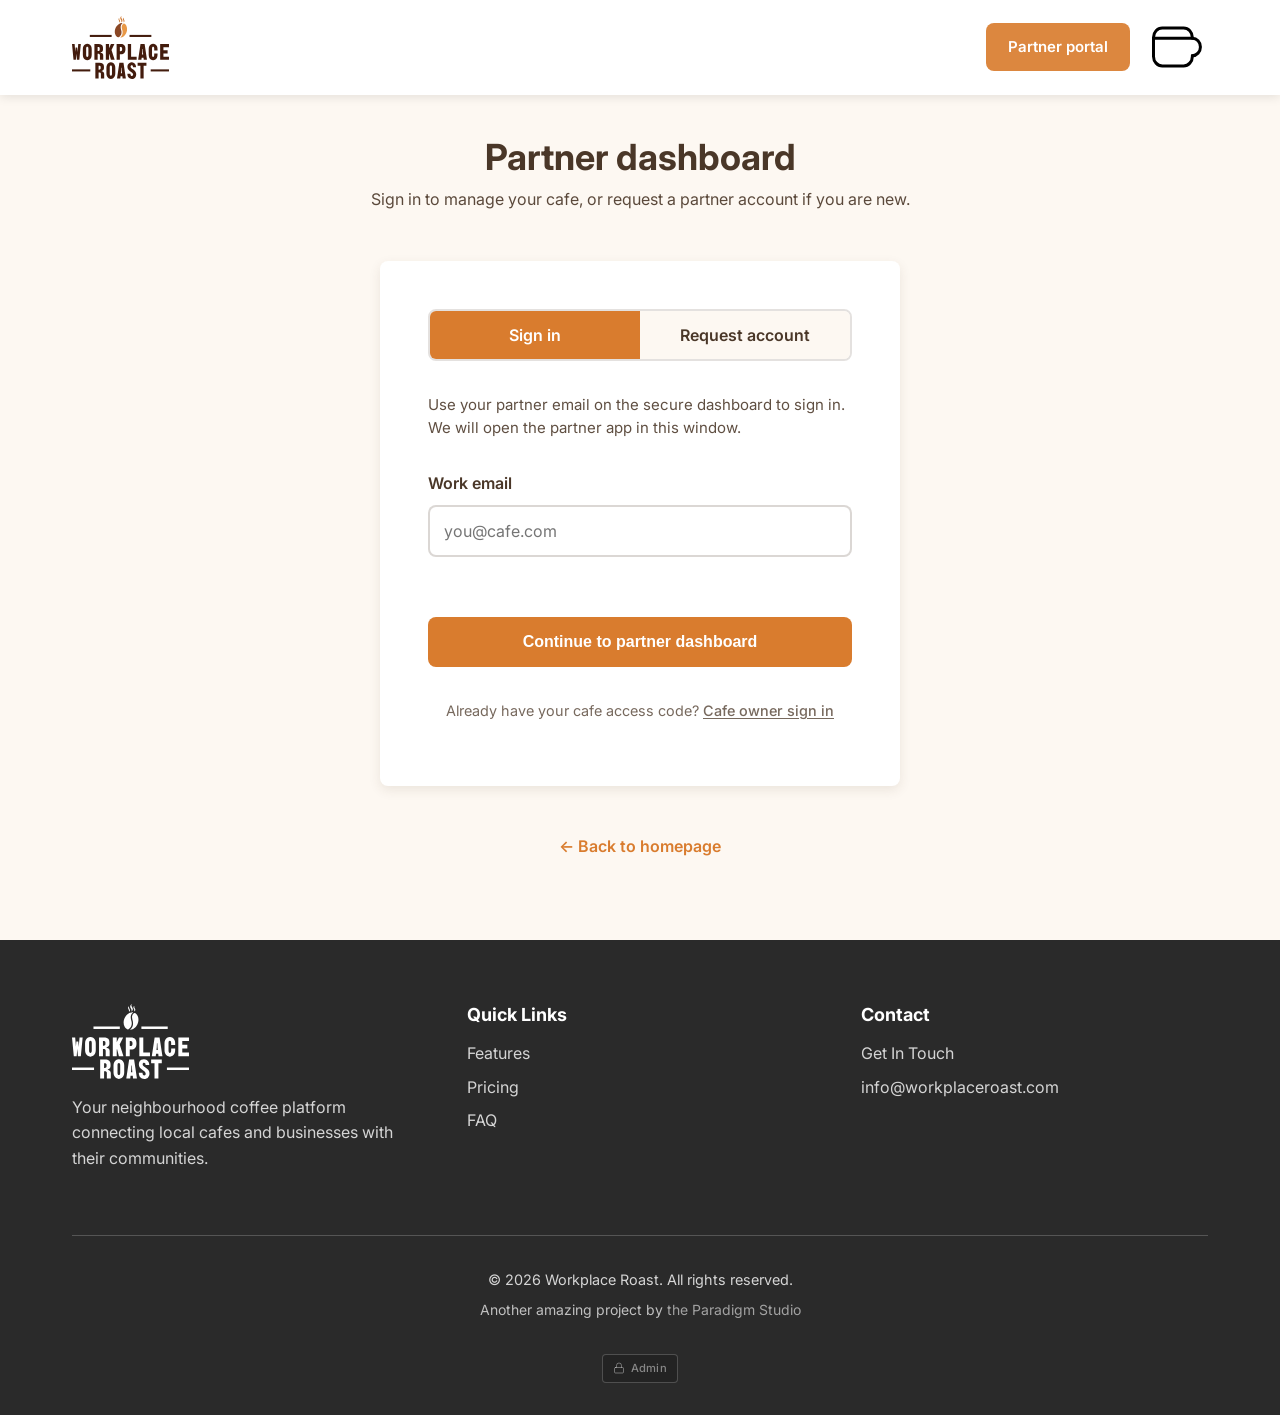
<file: partner.html>
<!DOCTYPE html>
<html lang="en">
<head>
    <meta charset="UTF-8">
    <meta name="viewport" content="width=device-width, initial-scale=1.0">
    <meta name="description" content="Partner sign in and account requests for Workplace Roast — your neighbourhood coffee platform.">
    <title>Partner Dashboard — Workplace Roast</title>
    <link rel="icon" type="image/png" href="assets/images/favicon.png">
    <link rel="preconnect" href="https://fonts.googleapis.com">
    <link rel="preconnect" href="https://fonts.gstatic.com" crossorigin>
    <link href="https://fonts.googleapis.com/css2?family=Inter:wght@300;400;500;600;700&display=swap" rel="stylesheet">
    <link rel="stylesheet" href="styles/main.css">
    <link rel="stylesheet" href="styles/responsive.css">
</head>
<body class="page-partner">
    <header class="header" id="header">
        <nav class="nav">
            <div class="nav__container">
                <div class="nav__logo">
                    <a href="index.html" class="nav__logo-link">
                        <img src="assets/images/Workplace-Roast-Logo-V4.svg" alt="Workplace Roast" class="nav__logo-img">
                    </a>
                </div>
                <div class="nav__right">
                    <span class="nav__pwa-btn nav__pwa-btn--current" aria-current="page">Partner portal</span>
                    <button class="nav__toggle" id="navToggle" aria-label="Toggle navigation">
                        <img src="assets/images/Workplace-Roast-Cup-Menu-closed.svg" alt="Menu" class="nav__toggle-icon nav__toggle-icon--closed">
                        <img src="assets/images/Workplace-Roast-Cup-Menu-opened.svg" alt="Close menu" class="nav__toggle-icon nav__toggle-icon--opened">
                    </button>
                    <ul class="nav__menu" id="navMenu">
                        <li class="nav__item"><a href="index.html#features" class="nav__link">Features</a></li>
                        <li class="nav__item"><a href="index.html#how-it-works" class="nav__link">How It Works</a></li>
                        <li class="nav__item"><a href="index.html#pricing" class="nav__link">Pricing</a></li>
                        <li class="nav__item"><a href="index.html#faq" class="nav__link">FAQ</a></li>
                        <li class="nav__item"><a href="index.html#contact" class="nav__link nav__link--cta">Contact</a></li>
                    </ul>
                </div>
            </div>
        </nav>
    </header>

    <main class="partner" id="main">
        <div class="container">
            <h1 class="partner__title">Partner dashboard</h1>
            <p class="partner__intro">Sign in to manage your cafe, or request a partner account if you are new.</p>

            <div class="partner__card contact__form">
                <div class="partner__tabs" role="tablist" aria-label="Partner options">
                    <button type="button" class="partner__tab partner__tab--active" role="tab" id="tab-signin" aria-selected="true" aria-controls="panel-signin" data-panel="signin">Sign in</button>
                    <button type="button" class="partner__tab" role="tab" id="tab-request" aria-selected="false" aria-controls="panel-request" data-panel="request">Request account</button>
                </div>

                <div class="partner__panels">
                    <div class="partner__panel partner__panel--active" id="panel-signin" role="tabpanel" aria-labelledby="tab-signin">
                        <p class="partner__lead">Use your partner email on the secure dashboard to sign in. We will open the partner app in this window.</p>
                        <form class="partner__form" id="signInForm" novalidate>
                            <div class="form__group">
                                <label for="signin_email" class="form__label">Work email</label>
                                <input type="email" id="signin_email" name="signin_email" class="form__input" autocomplete="email" placeholder="you@cafe.com">
                                <span class="form__error" id="signin_emailError"></span>
                            </div>
                            <button type="submit" class="btn btn--primary btn--full">Continue to partner dashboard</button>
                        </form>
                        <p class="partner__admin-link">Already have your cafe access code? <a href="pwa/cafe-admin.html?cb=17">Cafe owner sign in</a></p>
                    </div>

                    <div class="partner__panel" id="panel-request" role="tabpanel" aria-labelledby="tab-request" hidden>
                        <p class="partner__lead">Tell us about your business. We will review your request and get back to you shortly.</p>
                        <form class="partner__form" id="requestAccountForm" novalidate>
                            <div class="form__group">
                                <label for="req_name" class="form__label">Name *</label>
                                <input type="text" id="req_name" name="name" class="form__input" required autocomplete="name">
                                <span class="form__error" id="req_nameError"></span>
                            </div>
                            <div class="form__group">
                                <label for="req_email" class="form__label">Email *</label>
                                <input type="email" id="req_email" name="email" class="form__input" required autocomplete="email">
                                <span class="form__error" id="req_emailError"></span>
                            </div>
                            <div class="form__group">
                                <label for="req_business" class="form__label">Business name *</label>
                                <input type="text" id="req_business" name="business" class="form__input" required autocomplete="organization">
                                <span class="form__error" id="req_businessError"></span>
                            </div>
                            <div class="form__group">
                                <label for="req_phone" class="form__label">Phone</label>
                                <input type="tel" id="req_phone" name="phone" class="form__input" autocomplete="tel">
                                <span class="form__error" id="req_phoneError"></span>
                            </div>
                            <div class="form__group">
                                <label for="req_plan" class="form__label">Plan interest</label>
                                <select id="req_plan" name="plan" class="form__select">
                                    <option value="">Select a plan</option>
                                    <option value="basic">Basic Plan</option>
                                    <option value="premium">Premium Plan</option>
                                    <option value="unsure">Not sure yet</option>
                                </select>
                            </div>
                            <div class="form__group">
                                <label for="req_message" class="form__label">Message *</label>
                                <textarea id="req_message" name="message" class="form__textarea" rows="4" required placeholder="Location, approximate order volume, or anything else we should know"></textarea>
                                <span class="form__error" id="req_messageError"></span>
                            </div>
                            <button type="submit" class="btn btn--primary btn--full">Submit request</button>
                            <div class="form__message" id="requestFormMessage"></div>
                        </form>
                    </div>
                </div>
            </div>

            <p class="partner__back"><a href="index.html">← Back to homepage</a></p>
        </div>
    </main>

    <footer class="footer">
        <div class="container">
            <div class="footer__content">
                <div class="footer__section">
                    <img src="assets/images/Workplace-Roast-Logo-V4.svg" alt="Workplace Roast" class="footer__logo">
                    <p class="footer__description">
                        Your neighbourhood coffee platform connecting local cafes and businesses
                        with their communities.
                    </p>
                </div>
                <div class="footer__section">
                    <h4 class="footer__heading">Quick Links</h4>
                    <ul class="footer__links">
                        <li><a href="index.html#features">Features</a></li>
                        <li><a href="index.html#pricing">Pricing</a></li>
                        <li><a href="index.html#faq">FAQ</a></li>
                    </ul>
                </div>
                <div class="footer__section">
                    <h4 class="footer__heading">Contact</h4>
                    <ul class="footer__links">
                        <li><a href="index.html#contact">Get In Touch</a></li>
                        <li><a href="mailto:info@workplaceroast.com">info@workplaceroast.com</a></li>
                    </ul>
                </div>
            </div>
            <div class="footer__bottom">
                <p class="footer__copyright">&copy; 2026 Workplace Roast. All rights reserved.</p>
                <p class="footer__credit">
                    Another amazing project by <a href="https://paradigmstudio.net/" target="_blank" rel="noopener noreferrer">the Paradigm Studio</a>
                </p>
                <a href="pwa/super-admin.html" class="footer__admin-btn" aria-label="Admin login">
                    <svg class="footer__admin-icon" viewBox="0 0 24 24" fill="none" stroke="currentColor" stroke-width="2" stroke-linecap="round" stroke-linejoin="round" aria-hidden="true">
                        <rect x="3" y="11" width="18" height="11" rx="2" ry="2"></rect>
                        <path d="M7 11V7a5 5 0 0 1 10 0v4"></path>
                    </svg>
                    Admin
                </a>
            </div>
        </div>
    </footer>

    <script src="scripts/main.js"></script>
    <script src="scripts/partner.js"></script>
</body>
</html>
</file>
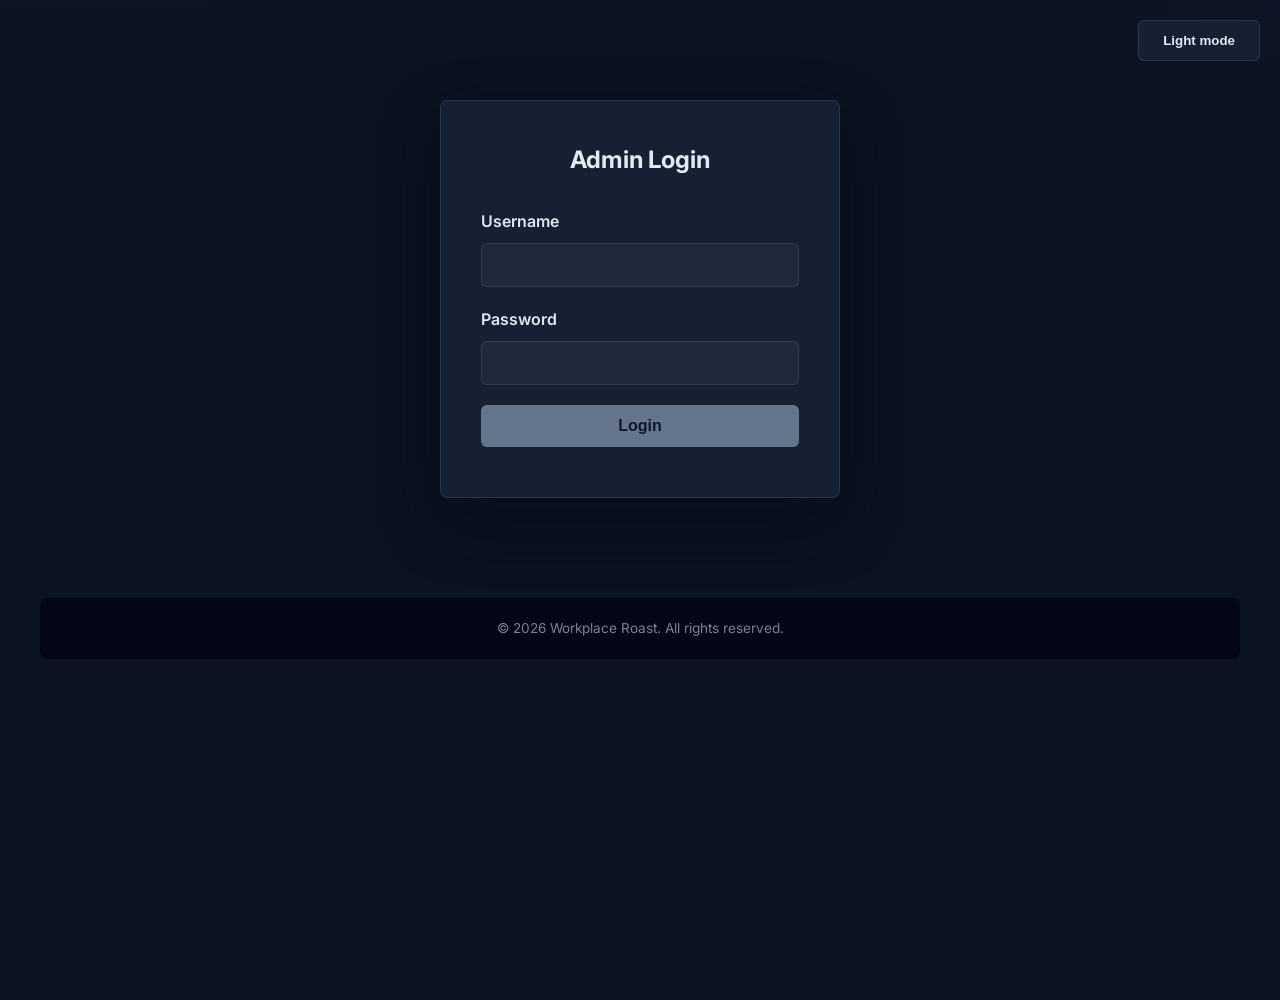
<file: pwa/admin.html>
<!DOCTYPE html>
<html lang="en" data-theme="dark">
<head>
    <meta charset="UTF-8">
    <meta name="viewport" content="width=device-width, initial-scale=1.0">
    <title>Workplace Roast - Admin Dashboard</title>
    <script>
        (function () {
            var theme = localStorage.getItem('superDashTheme') || 'dark';
            document.documentElement.setAttribute('data-theme', theme === 'light' ? 'light' : 'dark');
        })();
    </script>
    
    <!-- Favicon -->
    <link rel="icon" type="image/png" href="Brand/favicon.png">
    <link rel="shortcut icon" type="image/png" href="Brand/favicon.png">
    <link rel="apple-touch-icon" href="Brand/favicon.png">
    
    <!-- Google Fonts -->
    <link rel="preconnect" href="https://fonts.googleapis.com">
    <link rel="preconnect" href="https://fonts.gstatic.com" crossorigin>
    <link href="https://fonts.googleapis.com/css2?family=Inter:wght@300;400;500;600;700&display=swap" rel="stylesheet">
    
    <style>
        * {
            margin: 0;
            padding: 0;
            box-sizing: border-box;
        }

        body {
            font-family: 'Inter', 'Segoe UI', 'Roboto', 'Helvetica Neue', Arial, sans-serif;
            background: #f8f9fa;
            color: #333;
            line-height: 1.6;
            min-height: 100vh;
        }

        .admin-container {
            max-width: 1200px;
            margin: 0 auto;
            padding: 20px;
        }

        .header {
            background: var(--header-bg, #0f172a);
            color: white;
            padding: 30px;
            border-radius: 15px;
            margin-bottom: 30px;
            text-align: center;
            box-shadow: 0 8px 32px rgba(107, 122, 90, 0.2);
        }

        .header h1 {
            font-size: 2.5rem;
            font-weight: 700;
            margin-bottom: 10px;
        }

        .header p {
            font-size: 1.1rem;
            opacity: 0.9;
        }

        .admin-nav {
            display: flex;
            gap: 15px;
            margin-bottom: 30px;
            flex-wrap: wrap;
        }

        .nav-btn {
            background: white;
            border: 2px solid var(--brand);
            color: var(--brand);
            padding: 12px 24px;
            border-radius: 25px;
            cursor: pointer;
            font-weight: 600;
            transition: all 0.3s ease;
            text-decoration: none;
            display: inline-block;
        }

        .nav-btn:hover, .nav-btn.active {
            background: var(--brand);
            color: white;
            transform: translateY(-2px);
            box-shadow: 0 5px 15px rgba(107, 122, 90, 0.3);
        }

        .admin-section {
            background: white;
            border-radius: 15px;
            padding: 30px;
            margin-bottom: 30px;
            box-shadow: 0 5px 20px rgba(0, 0, 0, 0.1);
            display: none;
        }

        .admin-section.active {
            display: block;
        }

        .section-title {
            font-size: 1.8rem;
            font-weight: 600;
            color: var(--brand);
            margin-bottom: 25px;
            border-bottom: 3px solid var(--brand);
            padding-bottom: 10px;
        }

        .form-group {
            margin-bottom: 20px;
        }

        .form-group label {
            display: block;
            margin-bottom: 8px;
            font-weight: 600;
            color: #555;
        }

        .form-group input, .form-group select, .form-group textarea {
            width: 100%;
            padding: 12px 15px;
            border: 2px solid #e1e5e9;
            border-radius: 8px;
            font-size: 16px;
            transition: border-color 0.3s ease;
        }

        .form-group input:focus, .form-group select:focus, .form-group textarea:focus {
            outline: none;
            border-color: var(--brand);
        }

        .form-row {
            display: grid;
            grid-template-columns: 1fr 1fr;
            gap: 20px;
        }

        .btn {
            background: var(--brand);
            color: white;
            border: none;
            padding: 12px 24px;
            border-radius: 8px;
            cursor: pointer;
            font-weight: 600;
            font-size: 16px;
            transition: all 0.3s ease;
            margin-right: 10px;
            margin-bottom: 10px;
        }

        .btn:hover {
            background: #5a6b4a;
            transform: translateY(-2px);
            box-shadow: 0 5px 15px rgba(107, 122, 90, 0.3);
        }

        .btn-secondary {
            background: #6c757d;
        }

        .btn-secondary:hover {
            background: #5a6268;
        }

        .btn-danger {
            background: #dc3545;
        }

        .btn-danger:hover {
            background: #c82333;
        }

        .btn-success {
            background: #28a745;
        }

        .btn-success:hover {
            background: #218838;
        }

        .products-grid {
            display: grid;
            grid-template-columns: repeat(auto-fill, minmax(300px, 1fr));
            gap: 20px;
            margin-top: 20px;
        }

        .categories-grid {
            display: grid;
            grid-template-columns: repeat(auto-fill, minmax(250px, 1fr));
            gap: 20px;
            margin-top: 20px;
        }

        .category-card {
            background: #f8f9fa;
            border: 2px solid #e1e5e9;
            border-radius: 12px;
            padding: 20px;
            transition: all 0.3s ease;
            text-align: center;
        }

        .category-card:hover {
            border-color: var(--brand);
            transform: translateY(-2px);
            box-shadow: 0 5px 15px rgba(107, 122, 90, 0.1);
        }

        .category-icon {
            font-size: 2rem;
            margin-bottom: 10px;
            display: flex;
            align-items: center;
            justify-content: center;
            height: 48px;
        }

        .category-icon img,
        .category-icon .icon-shape {
            width: 44px;
            height: 44px;
        }

        .category-icon img {
            object-fit: contain;
        }

        .category-icon .icon-shape {
            background-color: currentColor;
            -webkit-mask: var(--icon-url) center / contain no-repeat;
            mask: var(--icon-url) center / contain no-repeat;
            mask-mode: alpha;
        }

        .category-name {
            font-size: 1.2rem;
            font-weight: 600;
            color: var(--brand);
            margin-bottom: 8px;
        }

        .category-slug {
            background: var(--brand);
            color: white;
            padding: 4px 8px;
            border-radius: 12px;
            font-size: 0.8rem;
            display: inline-block;
            margin-bottom: 10px;
        }

        .category-description {
            color: #666;
            font-size: 0.9rem;
            margin-bottom: 15px;
            min-height: 40px;
        }

        .category-stats {
            display: flex;
            justify-content: space-between;
            margin-bottom: 15px;
            font-size: 0.9rem;
        }

        .category-stat {
            text-align: center;
        }

        .category-stat-number {
            font-weight: 600;
            color: var(--brand);
        }

        .category-stat-label {
            color: #666;
            font-size: 0.8rem;
        }

        .category-status {
            padding: 4px 8px;
            border-radius: 12px;
            font-size: 0.8rem;
            font-weight: 600;
            margin-bottom: 15px;
            display: inline-block;
        }

        .status-active {
            background: #d4edda;
            color: #155724;
        }

        .status-inactive {
            background: #f8d7da;
            color: #721c24;
        }

        .product-card {
            background: #f8f9fa;
            border: 2px solid #e1e5e9;
            border-radius: 12px;
            padding: 20px;
            transition: all 0.3s ease;
        }

        .product-card:hover {
            border-color: var(--brand);
            transform: translateY(-2px);
            box-shadow: 0 5px 15px rgba(107, 122, 90, 0.1);
        }

        .product-name {
            font-size: 1.2rem;
            font-weight: 600;
            color: var(--brand);
            margin-bottom: 10px;
        }

        .product-category {
            background: var(--accent);
            color: #0f172a;
            padding: 4px 12px;
            border-radius: 20px;
            font-size: 0.8rem;
            display: inline-block;
            margin-bottom: 10px;
        }

        .product-prices {
            margin-bottom: 15px;
        }

        .price-item {
            display: flex;
            justify-content: space-between;
            margin-bottom: 5px;
        }

        .product-actions {
            display: flex;
            gap: 10px;
            flex-wrap: wrap;
        }

        .btn-small {
            padding: 8px 16px;
            font-size: 14px;
        }

        .discounts-list {
            display: grid;
            gap: 15px;
            margin-top: 20px;
        }

        .discount-card {
            background: #f8f9fa;
            border: 2px solid #e1e5e9;
            border-radius: 12px;
            padding: 20px;
            display: flex;
            justify-content: space-between;
            align-items: center;
        }

        .discount-info h4 {
            color: var(--brand);
            margin-bottom: 5px;
        }

        .discount-info p {
            color: #666;
            font-size: 0.9rem;
        }

        .orders-list {
            display: grid;
            gap: 15px;
            margin-top: 20px;
        }

        .order-card {
            background: #f8f9fa;
            border: 2px solid #e1e5e9;
            border-radius: 12px;
            padding: 20px;
            position: relative;
        }

        .order-header {
            display: flex;
            justify-content: space-between;
            align-items: center;
            margin-bottom: 15px;
        }

        .order-id {
            font-weight: 600;
            color: var(--brand);
        }

        .order-status {
            padding: 4px 12px;
            border-radius: 20px;
            font-size: 0.8rem;
            font-weight: 600;
        }

        .status-pending {
            background: #fff3cd;
            color: #856404;
        }

        .status-completed {
            background: #d4edda;
            color: #155724;
        }

        .order-items {
            margin-bottom: 15px;
        }

        .order-item {
            display: flex;
            justify-content: space-between;
            padding: 5px 0;
            border-bottom: 1px solid #e1e5e9;
        }

        .order-total {
            font-weight: 600;
            color: var(--brand);
            font-size: 1.1rem;
        }

        .notification-popup {
            position: fixed;
            top: 20px;
            right: 20px;
            background: #28a745;
            color: white;
            padding: 15px 20px;
            border-radius: 8px;
            box-shadow: 0 5px 15px rgba(0, 0, 0, 0.2);
            z-index: 1000;
            display: none;
            animation: slideInRight 0.3s ease-out;
        }

        .notification-popup.show {
            display: block;
        }

        @keyframes slideInRight {
            from {
                transform: translateX(100%);
                opacity: 0;
            }
            to {
                transform: translateX(0);
                opacity: 1;
            }
        }

        .login-form {
            max-width: 400px;
            margin: 100px auto;
            background: white;
            padding: 40px;
            border-radius: 15px;
            box-shadow: 0 10px 30px rgba(0, 0, 0, 0.1);
        }
        
        /* Responsive login form */
        @media (max-width: 768px) {
            .login-form {
                max-width: 90%;
                margin: 50px auto;
                padding: 30px 20px;
            }
        }
        
        @media (max-width: 480px) {
            .login-form {
                margin: 30px auto;
                padding: 25px 15px;
            }
        }

        .login-form h2 {
            text-align: center;
            color: var(--brand);
            margin-bottom: 30px;
        }

        .hidden {
            display: none !important;
        }

        .modal {
            display: none;
            position: fixed;
            z-index: 1000;
            left: 0;
            top: 0;
            width: 100%;
            height: 100%;
            overflow: auto;
            background-color: rgba(0, 0, 0, 0.5);
            -webkit-backdrop-filter: blur(5px);
            backdrop-filter: blur(5px);
        }

        .modal-content {
            background-color: white;
            margin: 5% auto;
            padding: 30px;
            border-radius: 15px;
            box-shadow: 0 10px 40px rgba(0, 0, 0, 0.3);
            max-width: 90%;
        }

        .stats-grid {
            display: grid;
            grid-template-columns: repeat(auto-fit, minmax(200px, 1fr));
            gap: 20px;
            margin-bottom: 30px;
        }

        .stat-card {
            background: white;
            padding: 25px;
            border-radius: 12px;
            text-align: center;
            box-shadow: 0 5px 15px rgba(0, 0, 0, 0.1);
            border-left: 4px solid var(--brand);
        }

        .stat-number {
            font-size: 2.5rem;
            font-weight: 700;
            color: var(--brand);
            margin-bottom: 5px;
        }

        .stat-label {
            color: #666;
            font-weight: 500;
        }

        /* Tablet and smaller laptop styles */
        @media (max-width: 1024px) {
            .admin-container {
                max-width: 100%;
                padding: 15px;
            }
            
            .header h1 {
                font-size: 2rem;
            }
            
            .header {
                padding: 20px;
            }
            
            .admin-nav {
                gap: 10px;
            }
            
            .nav-btn {
                padding: 10px 18px;
                font-size: 14px;
                min-height: 44px; /* Better touch target for tablets */
            }
            
            .admin-section {
                padding: 20px;
            }
            
            .section-title {
                font-size: 1.5rem;
            }
            
            .stats-grid {
                grid-template-columns: repeat(2, 1fr);
                gap: 15px;
            }
            
            .products-grid {
                grid-template-columns: repeat(2, 1fr);
                gap: 15px;
            }
            
            .categories-grid {
                grid-template-columns: repeat(2, 1fr);
                gap: 15px;
            }
            
            .discounts-list {
                grid-template-columns: 1fr;
            }
            
            .orders-list {
                grid-template-columns: 1fr;
            }
            
            .form-row {
                grid-template-columns: 1fr;
                gap: 15px;
            }
            
            .btn {
                min-height: 44px; /* Better touch target for tablets */
                padding: 12px 20px;
            }
            
            .product-card,
            .category-card,
            .discount-card,
            .order-card {
                padding: 18px;
            }
            
            .modal-content {
                max-width: 85%;
                padding: 25px;
            }
        }
        
        /* Tablet portrait and smaller */
        @media (max-width: 768px) {
            .admin-container {
                padding: 10px;
            }
            
            .header h1 {
                font-size: 1.75rem;
            }
            
            .header p {
                font-size: 1rem;
            }
            
            .admin-nav {
                justify-content: center;
                gap: 8px;
            }
            
            .nav-btn {
                padding: 8px 14px;
                font-size: 13px;
            }
            
            .admin-section {
                padding: 15px;
            }
            
            .section-title {
                font-size: 1.3rem;
            }
            
            .stats-grid {
                grid-template-columns: 1fr;
                gap: 10px;
            }
            
            .products-grid {
                grid-template-columns: 1fr;
                gap: 10px;
            }
            
            .form-row {
                grid-template-columns: 1fr;
            }
            
            .product-card,
            .category-card,
            .discount-card {
                padding: 15px;
            }
            
            .modal-content {
                max-width: 95%;
                padding: 20px;
            }
        }
        
        /* Small mobile devices */
        @media (max-width: 480px) {
            .header {
                padding: 15px;
            }
            
            .header h1 {
                font-size: 1.5rem;
            }
            
            .nav-btn {
                padding: 8px 12px;
                font-size: 12px;
            }
            
            .admin-section {
                padding: 12px;
            }
            
            .btn {
                padding: 10px 18px;
                font-size: 14px;
            }
        }
        
        /* Large screens - optimize for laptop/desktop */
        @media (min-width: 1025px) and (max-width: 1440px) {
            .admin-container {
                max-width: 1400px;
            }
            
            .products-grid {
                grid-template-columns: repeat(3, 1fr);
            }
        }
        
        /* Extra large screens */
        @media (min-width: 1441px) {
            .admin-container {
                max-width: 1600px;
            }
            
            .products-grid {
                grid-template-columns: repeat(4, 1fr);
            }
        }
    </style>
    <link rel="stylesheet" href="admin-theme.css?v=9">
</head>
<body>
    <button type="button" class="nav-btn theme-toggle theme-float" onclick="toggleTheme()">Light mode</button>
    <!-- Login Form -->
    <div id="loginForm" class="login-form">
        <h2>Admin Login</h2>
        <form onsubmit="handleLogin(event)">
            <div class="form-group">
                <label for="username">Username</label>
                <input type="text" id="username" required>
            </div>
            <div class="form-group">
                <label for="password">Password</label>
                <input type="password" id="password" required>
            </div>
            <button type="submit" class="btn" style="width: 100%;">Login</button>
        </form>
    </div>

    <!-- Admin Dashboard -->
    <div id="adminDashboard" class="admin-container hidden">
        <div class="header">
            <div>
                <h1>Workplace Roast Admin Dashboard</h1>
                <p>Manage your cafe operations efficiently · <a href="super-admin.html">Super Dashboard</a></p>
            </div>
            <button type="button" class="nav-btn theme-toggle" onclick="toggleTheme()">Light mode</button>
        </div>

        <!-- Navigation -->
        <div class="admin-nav">
            <button class="nav-btn active" onclick="showSection('overview')">Overview</button>
            <button class="nav-btn" onclick="showSection('categories')">Categories</button>
            <button class="nav-btn" onclick="showSection('products')">Products</button>
            <button class="nav-btn" onclick="showSection('discounts')">Discounts</button>
            <button class="nav-btn" onclick="showSection('corporate-clients')">Corporate Clients</button>
            <a class="nav-btn" href="super-admin.html">Super Dashboard</a>
            <button class="nav-btn" onclick="showSection('orders')">Orders</button>
            <button class="nav-btn" onclick="showSection('notifications')">Notifications</button>
            <button class="nav-btn" onclick="logout()">Logout</button>
        </div>

        <!-- Overview Section -->
        <div id="overview" class="admin-section active">
            <h2 class="section-title">Dashboard Overview</h2>
            <div class="stats-grid">
                <div class="stat-card">
                    <div class="stat-number" id="totalProducts">0</div>
                    <div class="stat-label">Total Products</div>
                </div>
                <div class="stat-card">
                    <div class="stat-number" id="totalOrders">0</div>
                    <div class="stat-label">Total Orders</div>
                </div>
                <div class="stat-card">
                    <div class="stat-number" id="pendingOrders">0</div>
                    <div class="stat-label">Pending Orders</div>
                </div>
                <div class="stat-card">
                    <div class="stat-number" id="totalRevenue">£0</div>
                    <div class="stat-label">Total Revenue</div>
                </div>
            </div>
        </div>

        <!-- Categories Section -->
        <div id="categories" class="admin-section">
            <h2 class="section-title">Category Management</h2>
            
            <div class="form-group">
                <button class="btn btn-success" onclick="showAddCategoryForm()">Add New Category</button>
            </div>

            <!-- Add/Edit Category Form -->
            <div id="categoryForm" class="hidden">
                <h3>Add/Edit Category</h3>
                <form onsubmit="saveCategory(event)">
                    <div class="form-row">
                        <div class="form-group">
                            <label for="categoryName">Category Name</label>
                            <input type="text" id="categoryName" required>
                        </div>
                        <div class="form-group">
                            <label for="categorySlug">Category Slug (URL-friendly)</label>
                            <input type="text" id="categorySlug" required pattern="[a-z0-9\-]+" title="Use lowercase letters, numbers, and hyphens only">
                        </div>
                    </div>
                    <div class="form-group">
                        <label for="categoryDescription">Description</label>
                        <textarea id="categoryDescription" rows="3"></textarea>
                    </div>
                    <div class="form-group">
                        <label for="categorySubtitle">Subtitle (shown on storefront)</label>
                        <input type="text" id="categorySubtitle" placeholder="e.g., Premium matcha, freshly whisked">
                    </div>
                    <div class="form-group">
                        <label>Category icon</label>
                        <input type="hidden" id="categoryIcon" value="">
                        <div id="categoryIconPicker" class="icon-picker" aria-label="Choose a category icon"></div>
                    </div>
                    <div class="form-group">
                        <label for="categoryOrder">Display Order</label>
                        <input type="number" id="categoryOrder" min="1" value="1">
                    </div>
                    <div class="form-group">
                        <label>
                            <input type="checkbox" id="categoryActive" checked> Active (visible to customers)
                        </label>
                    </div>
                    <div class="form-group">
                        <button type="submit" class="btn">Save Category</button>
                        <button type="button" class="btn btn-secondary" onclick="hideCategoryForm()">Cancel</button>
                    </div>
                </form>
            </div>

            <!-- Categories List -->
            <div id="categoriesList" class="categories-grid">
                <!-- Categories will be dynamically loaded here -->
            </div>
        </div>

        <!-- Products Section -->
        <div id="products" class="admin-section">
            <h2 class="section-title">Product Management</h2>
            
            <div class="form-group">
                <button class="btn btn-success" onclick="showAddProductForm()">Add New Product</button>
                <button class="btn btn-secondary" onclick="testBackendConnection()">Test Backend</button>
                <button class="btn btn-secondary" onclick="loadData()">Reload Data</button>
                <button class="btn btn-secondary" onclick="refreshStorefront()">Refresh Storefront</button>
            </div>

            <!-- Add/Edit Product Form -->
            <div id="productForm" class="hidden">
                <h3>Add/Edit Product</h3>
                <form onsubmit="saveProduct(event)">
                    <div class="form-row">
                        <div class="form-group">
                            <label for="productName">Product Name</label>
                            <input type="text" id="productName" required>
                        </div>
                        <div class="form-group">
                            <label for="productCategory">Category</label>
                            <select id="productCategory" required onchange="updateSubcategoryDropdown()">
                                <!-- Categories will be loaded dynamically -->
                            </select>
                        </div>
                    </div>
                    <div class="form-row">
                        <div class="form-group">
                            <label for="productSubcategory">Subcategory (Optional)</label>
                            <select id="productSubcategory">
                                <option value="">No subcategory</option>
                            </select>
                        </div>
                        <div class="form-group">
                            <label for="productType">Product Type</label>
                            <select id="productType" required>
                                <option value="tea">Tea</option>
                                <option value="coffee">Coffee</option>
                                <option value="matcha">Matcha</option>
                                <option value="specialty">Specialty</option>
                                <option value="food">Food</option>
                                <option value="other">Other</option>
                            </select>
                        </div>
                    </div>
                    <div class="form-row">
                        <div class="form-group">
                            <label for="regularPrice">Regular Price (£)</label>
                            <input type="number" id="regularPrice" step="0.01" min="0" required>
                        </div>
                        <div class="form-group">
                            <label for="largePrice">Large Price (£) <span style="font-weight:400;opacity:.7">(optional)</span></label>
                            <input type="number" id="largePrice" step="0.01" min="0" placeholder="Leave blank if no large size">
                        </div>
                    </div>
                    <div class="form-group">
                        <label for="productType">Product Type</label>
                        <select id="productType" required>
                            <option value="tea">Tea</option>
                            <option value="coffee">Coffee</option>
                            <option value="matcha">Matcha</option>
                            <option value="specialty">Specialty</option>
                            <option value="food">Food</option>
                            <option value="other">Other</option>
                        </select>
                    </div>
                    <div class="form-group">
                        <label for="productDescription">Description (Optional)</label>
                        <textarea id="productDescription" rows="3"></textarea>
                    </div>
                    <div class="form-group">
                        <button type="submit" class="btn">Save Product</button>
                        <button type="button" class="btn btn-secondary" onclick="hideProductForm()">Cancel</button>
                    </div>
                </form>
            </div>

            <!-- Products List -->
            <div id="productsList" class="products-grid">
                <!-- Products will be dynamically loaded here -->
            </div>
        </div>

        <!-- Discounts Section -->
        <div id="discounts" class="admin-section">
            <h2 class="section-title">Discount Management</h2>
            
            <!-- Checkout Auto-Apply Discount Settings -->
            <div class="promo-panel" style="padding: 25px; margin-bottom: 30px;">
                <h3 style="margin: 0 0 20px 0; font-size: 1.3rem;">🎫 Checkout Auto-Apply Discount</h3>
                <p style="opacity: 0.9; margin-bottom: 20px; font-size: 0.95rem;">This discount is automatically applied and displayed to customers at checkout.</p>
                
                <div style="background: rgba(255,255,255,0.15); padding: 20px; border-radius: 10px; backdrop-filter: blur(10px);">
                    <div class="form-row">
                        <div class="form-group" style="margin-bottom: 15px;">
                            <label for="checkoutDiscountCode" style="color: white; margin-bottom: 8px;">Discount Code Name:</label>
                            <input type="text" id="checkoutDiscountCode" placeholder="e.g., MATESRATES, SUMMER20" style="width: 100%; padding: 12px; border-radius: 8px; border: 2px solid rgba(255,255,255,0.3); font-size: 1rem; text-transform: uppercase;">
                        </div>
                        <div class="form-group" style="margin-bottom: 15px;">
                            <label for="checkoutDiscountPercentage" style="color: white; margin-bottom: 8px;">Discount Percentage:</label>
                            <input type="number" id="checkoutDiscountPercentage" min="0" max="100" placeholder="e.g., 10" style="width: 100%; padding: 12px; border-radius: 8px; border: 2px solid rgba(255,255,255,0.3); font-size: 1rem;">
                        </div>
                    </div>
                    <div style="display: flex; gap: 10px; margin-top: 20px;">
                        <button class="btn btn-success" onclick="saveCheckoutDiscount()" style="flex: 1;">💾 Save Checkout Discount</button>
                        <button class="btn btn-secondary" onclick="loadCheckoutDiscount()" style="background: rgba(255,255,255,0.2); border: 2px solid white;">🔄 Reload Current</button>
                    </div>
                    <div id="checkoutDiscountStatus" style="margin-top: 15px; padding: 10px; background: rgba(255,255,255,0.2); border-radius: 8px; display: none;">
                        <strong>Current Active:</strong> <span id="currentDiscountDisplay"></span>
                    </div>
                </div>
            </div>

            <!-- Add/Edit Discount Form -->
            <div id="discountForm" class="hidden">
                <h3>Add/Edit Discount</h3>
                <form onsubmit="saveDiscount(event)">
                    <div class="form-row">
                        <div class="form-group">
                            <label for="discountName">Discount Name</label>
                            <input type="text" id="discountName" required>
                        </div>
                        <div class="form-group">
                            <label for="discountCode">Discount Code</label>
                            <input type="text" id="discountCode" required>
                        </div>
                    </div>
                    <div class="form-row">
                        <div class="form-group">
                            <label for="discountType">Discount Type</label>
                            <select id="discountType" required>
                                <option value="percentage">Percentage</option>
                                <option value="fixed">Fixed Amount</option>
                            </select>
                        </div>
                        <div class="form-group">
                            <label for="discountValue">Discount Value</label>
                            <input type="number" id="discountValue" step="0.01" min="0" required>
                        </div>
                    </div>
                    <div class="form-row">
                        <div class="form-group">
                            <label for="minOrderAmount">Minimum Order Amount (£)</label>
                            <input type="number" id="minOrderAmount" step="0.01" min="0">
                        </div>
                        <div class="form-group">
                            <label for="maxUses">Maximum Uses</label>
                            <input type="number" id="maxUses" min="1">
                        </div>
                    </div>
                    <div class="form-group">
                        <label for="discountDescription">Description</label>
                        <textarea id="discountDescription" rows="3"></textarea>
                    </div>
                    <div class="form-group">
                        <button type="submit" class="btn">Save Discount</button>
                        <button type="button" class="btn btn-secondary" onclick="hideDiscountForm()">Cancel</button>
                    </div>
                </form>
            </div>

            <!-- Discounts List -->
            <div id="discountsList" class="discounts-list">
                <!-- Discounts will be dynamically loaded here -->
            </div>
        </div>

        <!-- Corporate Clients Section -->
        <div id="corporate-clients" class="admin-section">
            <h2 class="section-title">Corporate Clients Management</h2>
            
            <!-- Add/Edit Client Form -->
            <div id="corporateClientForm" class="hidden" style="background: #f8f9fa; padding: 25px; border-radius: 10px; margin-bottom: 30px;">
                <h3 style="margin-bottom: 20px; color: var(--brand);">Add/Edit Corporate Client</h3>
                <form onsubmit="saveCorporateClient(event)">
                    <div class="form-row">
                        <div class="form-group">
                            <label for="clientName">Client Name *</label>
                            <input type="text" id="clientName" placeholder="e.g., Acme Corp" required>
                        </div>
                        <div class="form-group">
                            <label for="clientAccessCode">Access Code</label>
                            <input type="text" id="clientAccessCode" readonly style="background: #e9ecef; font-family: monospace; font-weight: 600;">
                            <small style="color: #666; font-size: 0.85rem;">Auto-generated unique code</small>
                        </div>
                    </div>
                    <div class="form-group">
                        <label style="display: flex; align-items: center; gap: 10px; cursor: pointer;">
                            <input type="checkbox" id="clientIsActive" checked style="width: auto;">
                            <span>Active (Client can use access code)</span>
                        </label>
                    </div>
                    <div class="form-group">
                        <button type="submit" class="btn">Save Client</button>
                        <button type="button" class="btn btn-secondary" onclick="hideCorporateClientForm()">Cancel</button>
                    </div>
                </form>
            </div>

            <!-- Add New Client Button -->
            <div class="form-group">
                <button class="btn" onclick="showAddCorporateClientForm()">+ Add New Corporate Client</button>
            </div>

            <!-- Corporate Clients List -->
            <div id="corporateClientsList" class="products-grid" style="margin-top: 20px;">
                <!-- Clients will be dynamically loaded here -->
            </div>
        </div>

        <!-- Orders Section -->
        <div id="orders" class="admin-section">
            <h2 class="section-title">Order Management</h2>
            
            <div class="form-group">
                <button class="btn" onclick="refreshOrders()">Refresh Orders</button>
                <button class="btn btn-success" onclick="markAllCompleted()">Mark All as Completed</button>
            </div>

            <!-- Orders List -->
            <div id="ordersList" class="orders-list">
                <!-- Orders will be dynamically loaded here -->
            </div>
        </div>

        <!-- Notifications Section -->
        <div id="notifications" class="admin-section">
            <h2 class="section-title">Notification Settings</h2>
            
            <div class="form-group">
                <label>
                    <input type="checkbox" id="enableNotifications" checked> Enable Order Notifications
                </label>
            </div>
            
            <div class="form-group">
                <label for="notificationSound">Notification Sound</label>
                <select id="notificationSound">
                    <option value="default">Default</option>
                    <option value="chime">Chime</option>
                    <option value="bell">Bell</option>
                    <option value="none">None</option>
                </select>
            </div>
            
            <div class="form-group">
                <label for="notificationDuration">Notification Duration (seconds)</label>
                <input type="number" id="notificationDuration" value="5" min="1" max="30">
            </div>
            
            <div class="form-group">
                <button class="btn" onclick="testNotification()">Test Notification</button>
                <button class="btn btn-success" onclick="saveNotificationSettings()">Save Settings</button>
            </div>
        </div>
    </div>

    <!-- Notification Popup -->
    <div id="notificationPopup" class="notification-popup">
        <div id="notificationContent"></div>
    </div>

    <!-- Discount Link Modal -->
    <div id="discountLinkModal" class="modal" style="display: none;">
        <div class="modal-content" style="max-width: 600px;">
            <div style="display: flex; justify-content: space-between; align-items: center; margin-bottom: 20px;">
                <h3 style="margin: 0; color: var(--brand);">Link Discount to Client</h3>
                <button onclick="closeDiscountLinkModal()" style="background: none; border: none; font-size: 24px; cursor: pointer; color: #666;">&times;</button>
            </div>
            <div id="discountLinkModalContent">
                <!-- Content will be dynamically loaded -->
            </div>
        </div>
    </div>

    <!-- Configuration -->
    <script src="config.js?v=11"></script>
    <script src="category-icons.js?v=4"></script>
    
    <script>
        // Admin Authentication
        const ADMIN_CREDENTIALS = {
            username: 'admin',
            password: 'WorkplaceRoast2024' // Admin password
        };

        let currentUser = null;
        let products = [];
        let discounts = [];
        let orders = [];
        let categories = [];

        async function readJsonResponse(response) {
            const raw = await response.text();
            if (!raw || /^\s*</.test(raw)) {
                throw new Error('Server returned a page instead of data. The API may not be deployed yet.');
            }
            try {
                return JSON.parse(raw);
            } catch (e) {
                throw new Error('Server returned invalid data');
            }
        }

        function optionalPriceFromInput(id) {
            const raw = document.getElementById(id).value;
            if (raw === '' || raw == null) return 0;
            const n = parseFloat(raw);
            return Number.isFinite(n) ? n : 0;
        }

        function productLargePrice(product) {
            const n = parseFloat(product && (product.large_price ?? product.largePrice));
            return Number.isFinite(n) ? n : 0;
        }
        let notificationSettings = {
            enabled: true,
            sound: 'default',
            duration: 5
        };

        // Initialize the app
        const THEME_KEY = 'superDashTheme';
        function applyTheme(theme) {
            const next = theme === 'light' ? 'light' : 'dark';
            document.documentElement.setAttribute('data-theme', next);
            localStorage.setItem(THEME_KEY, next);
            document.querySelectorAll('.theme-toggle').forEach(function (btn) {
                btn.textContent = next === 'dark' ? 'Light mode' : 'Dark mode';
            });
        }
        function toggleTheme() {
            applyTheme(document.documentElement.getAttribute('data-theme') === 'light' ? 'dark' : 'light');
        }

        document.addEventListener('DOMContentLoaded', function() {
            applyTheme(localStorage.getItem(THEME_KEY) || 'dark');
            checkAuth();
            loadCheckoutDiscount(); // Load current checkout discount settings
        });

        function checkAuth() {
            const savedUser = localStorage.getItem('adminUser');
            if (savedUser) {
                currentUser = JSON.parse(savedUser);
                showDashboard();
            } else {
                showLogin();
            }
        }

        function handleLogin(event) {
            event.preventDefault();
            const username = document.getElementById('username').value;
            const password = document.getElementById('password').value;

            if (username === ADMIN_CREDENTIALS.username && password === ADMIN_CREDENTIALS.password) {
                currentUser = { username, loginTime: new Date() };
                localStorage.setItem('adminUser', JSON.stringify(currentUser));
                showDashboard();
                showNotification('Login successful!', 'success');
            } else {
                showNotification('Invalid credentials!', 'error');
            }
        }

        function logout() {
            localStorage.removeItem('adminUser');
            currentUser = null;
            showLogin();
            showNotification('Logged out successfully', 'info');
        }

        function showLogin() {
            document.getElementById('loginForm').classList.remove('hidden');
            document.getElementById('adminDashboard').classList.add('hidden');
        }

        function showDashboard() {
            document.getElementById('loginForm').classList.add('hidden');
            document.getElementById('adminDashboard').classList.remove('hidden');
            updateOverview();
        }

        // Section Navigation
        function showSection(sectionName) {
            // Hide all sections
            document.querySelectorAll('.admin-section').forEach(section => {
                section.classList.remove('active');
            });
            
            // Remove active class from all nav buttons
            document.querySelectorAll('.nav-btn').forEach(btn => {
                btn.classList.remove('active');
            });
            
            // Show selected section
            document.getElementById(sectionName).classList.add('active');
            
            // Add active class to clicked button
            event.target.classList.add('active');
            
            // Load section-specific data
            switch(sectionName) {
                case 'categories':
                    loadCategoriesFromDatabase();
                    break;
                case 'products':
                    loadData(); // Load from database
                    break;
                case 'discounts':
                    loadCheckoutDiscount(); // Load checkout discount settings
                    loadDiscounts();
                    break;
                case 'orders':
                    loadOrders();
                    break;
                case 'corporate-clients':
                    loadCorporateClients();
                    break;
            }
        }

        // Data Management
        function loadData() {
            try {
                // Load categories from localStorage or initialize with default data
                const savedCategories = localStorage.getItem('adminCategories');
                if (savedCategories) {
                    categories = JSON.parse(savedCategories);
                } else {
                    initializeDefaultCategories();
                }

                // Load products from localStorage or initialize with default data
                const savedProducts = localStorage.getItem('adminProducts');
                if (savedProducts) {
                    products = JSON.parse(savedProducts);
                } else {
                    initializeDefaultProducts();
                }

                // Load discounts
                const savedDiscounts = localStorage.getItem('adminDiscounts');
                if (savedDiscounts) {
                    discounts = JSON.parse(savedDiscounts);
                }

                // Load orders
                const savedOrders = localStorage.getItem('adminOrders');
                if (savedOrders) {
                    orders = JSON.parse(savedOrders);
                }

                // Load notification settings
                const savedSettings = localStorage.getItem('notificationSettings');
                if (savedSettings) {
                    notificationSettings = JSON.parse(savedSettings);
                    updateNotificationSettingsUI();
                }
                
                console.log('Admin data loaded successfully');
            } catch (error) {
                console.error('Error loading admin data:', error);
                // Initialize with default data if there's an error
                initializeDefaultCategories();
                initializeDefaultProducts();
            }
        }

        function saveData() {
            localStorage.setItem('adminCategories', JSON.stringify(categories));
            localStorage.setItem('adminProducts', JSON.stringify(products));
            localStorage.setItem('adminDiscounts', JSON.stringify(discounts));
            localStorage.setItem('adminOrders', JSON.stringify(orders));
            localStorage.setItem('notificationSettings', JSON.stringify(notificationSettings));
        }

        // Ensure products persist reliably
        function persistProducts() {
            try {
                localStorage.setItem('adminProducts', JSON.stringify(products));
                const stored = localStorage.getItem('adminProducts');
                const parsed = stored ? JSON.parse(stored) : [];
                if (!Array.isArray(parsed)) {
                    throw new Error('Stored products is not an array');
                }
            } catch (error) {
                console.error('Failed to persist products:', error);
                showNotification('Could not save products to this browser. Check storage settings.', 'error');
            }
        }

        function initializeDefaultCategories() {
            categories = [
                {
                    id: 1,
                    name: 'Hot Drinks',
                    slug: 'hot-drinks',
                    description: 'Traditional teas and hot coffees',
                    icon: '☕',
                    order: 1,
                    active: true,
                    productCount: 0
                },
                {
                    id: 2,
                    name: 'Cold Drinks',
                    slug: 'cold-drinks',
                    description: 'Iced and cold beverages',
                    icon: '🧊',
                    order: 2,
                    active: true,
                    productCount: 0
                },
                {
                    id: 3,
                    name: 'Loose Leaf Tea',
                    slug: 'everyday-teas',
                    description: 'Premium tea selections',
                    subtitle: 'Premium loose leaf teas from around the world',
                    icon: '🍵',
                    order: 3,
                    active: true,
                    productCount: 0
                },
                {
                    id: 4,
                    name: 'Matcha',
                    slug: 'matcha-teas',
                    description: 'Matcha-based drinks',
                    subtitle: 'Premium matcha, freshly whisked',
                    icon: '🫖',
                    order: 4,
                    active: true,
                    productCount: 0,
                    subcategories: {
                        'Matcha Specials': 'matcha-specials'
                    }
                },
                {
                    id: 5,
                    name: 'Coffee',
                    slug: 'coffees',
                    description: 'Espresso and coffee drinks',
                    subtitle: 'Climpson & Sons Specialty Coffee beans from Brazil',
                    icon: '☕',
                    order: 5,
                    active: true,
                    productCount: 0
                },
                {
                    id: 6,
                    name: 'Specials',
                    slug: 'specialties',
                    description: 'Specialty and unique beverages',
                    subtitle: 'Limited time specials',
                    icon: '✨',
                    order: 6,
                    active: true,
                    productCount: 0
                },
                {
                    id: 7,
                    name: 'Chocolate',
                    slug: 'chocolate',
                    description: 'Chocolate drinks and specialties',
                    subtitle: 'Specialty chocolate by Mörk',
                    icon: '🍫',
                    order: 7,
                    active: true,
                    productCount: 0
                },
                {
                    id: 8,
                    name: 'Chai',
                    slug: 'chai',
                    description: 'Chai and specialty lattes',
                    subtitle: 'Award-winning Pomban Chai',
                    icon: '☕',
                    order: 8,
                    active: true,
                    productCount: 0
                }
            ];
            saveData();
        }

        function initializeDefaultProducts() {
            products = [
                {
                    id: 1,
                    name: 'Breakfast Tea',
                    category: 'hot-drinks',
                    regularPrice: 2.72,
                    largePrice: 3.84,
                    type: 'tea',
                    description: 'Classic English breakfast tea'
                },
                {
                    id: 2,
                    name: 'Earl Grey',
                    category: 'hot-drinks',
                    regularPrice: 2.88,
                    largePrice: 4.0,
                    type: 'tea',
                    description: 'Bergamot-scented black tea'
                },
                {
                    id: 3,
                    name: 'Flat White',
                    category: 'hot-drinks',
                    regularPrice: 2.72,
                    largePrice: 3.84,
                    type: 'coffee',
                    description: 'Smooth coffee with microfoam'
                },
                {
                    id: 4,
                    name: 'Pistachio Latte',
                    category: 'cold-drinks',
                    regularPrice: 3.36,
                    largePrice: 4.48,
                    type: 'coffee',
                    description: 'Creamy pistachio-flavored latte'
                },
                {
                    id: 5,
                    name: 'Milk Oolong',
                    category: 'everyday-teas',
                    regularPrice: 3.2,
                    largePrice: 4.32,
                    type: 'tea',
                    description: 'Creamy and smooth oolong tea'
                },
                {
                    id: 6,
                    name: 'Classic Matcha Latte',
                    category: 'matcha-teas',
                    regularPrice: 3.36,
                    largePrice: 4.48,
                    type: 'matcha',
                    description: 'Traditional matcha with steamed milk'
                },
                {
                    id: 7,
                    name: 'Espresso',
                    category: 'coffees',
                    regularPrice: 2.24,
                    largePrice: 3.36,
                    type: 'coffee',
                    description: 'Rich and intense espresso shot'
                },
                {
                    id: 8,
                    name: 'Mork 70% Chocolate',
                    category: 'specialties',
                    regularPrice: 3.04,
                    largePrice: 4.16,
                    type: 'specialty',
                    description: 'Premium dark chocolate drink'
                }
            ];
            saveData();
        }

        // Overview Functions
        function updateOverview() {
            document.getElementById('totalProducts').textContent = products.length;
            document.getElementById('totalOrders').textContent = orders.length;
            document.getElementById('pendingOrders').textContent = orders.filter(order => order.status === 'pending').length;
            
            const totalRevenue = orders
                .filter(order => order.status === 'completed')
                .reduce((sum, order) => sum + order.total, 0);
            document.getElementById('totalRevenue').textContent = `£${totalRevenue.toFixed(2)}`;
        }

        // Category Management
        function loadCategories() {
            const categoriesList = document.getElementById('categoriesList');
            categoriesList.innerHTML = '';

            console.log('Loading categories:', categories); // Debug log

            if (categories.length === 0) {
                categoriesList.innerHTML = '<p>No categories available. Add your first category!</p>';
                return;
            }

            // Update product counts for each category
            updateCategoryProductCounts();

            // Sort categories by order
            const sortedCategories = [...categories].sort((a, b) => a.order - b.order);

            sortedCategories.forEach(category => {
                const categoryCard = document.createElement('div');
                categoryCard.className = 'category-card';
                categoryCard.innerHTML = `
                    <div class="category-icon">${renderCategoryIconHtml(category)}</div>
                    <div class="category-name">${category.name}</div>
                    <div class="category-slug">${category.slug}</div>
                    <div class="category-description">${category.description || 'No description'}</div>
                    <div class="category-stats">
                        <div class="category-stat">
                            <div class="category-stat-number">${category.productCount}</div>
                            <div class="category-stat-label">Products</div>
                        </div>
                        <div class="category-stat">
                            <div class="category-stat-number">${category.order}</div>
                            <div class="category-stat-label">Order</div>
                        </div>
                    </div>
                    <div class="category-status ${category.active ? 'status-active' : 'status-inactive'}">
                        ${category.active ? 'Active' : 'Inactive'}
                    </div>
                    <div class="product-actions">
                        <button class="btn btn-small" onclick="editCategory(${category.id})">Edit</button>
                        <button class="btn btn-small btn-danger" onclick="deleteCategory(${category.id})">Delete</button>
                    </div>
                `;
                categoriesList.appendChild(categoryCard);
            });
        }

        function updateCategoryProductCounts() {
            categories.forEach(category => {
                category.productCount = products.filter(product => product.category === category.slug).length;
            });
        }

        function bindCategoryIconPicker() {
            const picker = document.getElementById('categoryIconPicker');
            const hidden = document.getElementById('categoryIcon');
            const nameInput = document.getElementById('categoryName');
            const slugInput = document.getElementById('categorySlug');
            if (!picker || !hidden || picker.dataset.bound === '1') return;
            picker.dataset.bound = '1';
            picker.dataset.auto = '1';
            const maybeSuggest = function () {
                if (picker.dataset.auto === '0') return;
                const suggested = typeof suggestCategoryIcon === 'function'
                    ? suggestCategoryIcon(slugInput.value, nameInput.value)
                    : '';
                if (typeof renderCategoryIconPicker === 'function') {
                    renderCategoryIconPicker(picker, hidden, suggested);
                }
            };
            nameInput.addEventListener('input', maybeSuggest);
            slugInput.addEventListener('input', maybeSuggest);
            picker.addEventListener('click', function () {
                picker.dataset.auto = '0';
            });
        }

        function setCategoryIconSelection(src, allowAuto) {
            const picker = document.getElementById('categoryIconPicker');
            const hidden = document.getElementById('categoryIcon');
            bindCategoryIconPicker();
            if (picker) picker.dataset.auto = allowAuto ? '1' : '0';
            if (typeof renderCategoryIconPicker === 'function') {
                renderCategoryIconPicker(picker, hidden, src || '');
            } else if (hidden) {
                hidden.value = src || '';
            }
        }

        function showAddCategoryForm() {
            document.getElementById('categoryForm').classList.remove('hidden');
            document.getElementById('categoryName').value = '';
            document.getElementById('categorySlug').value = '';
            document.getElementById('categoryDescription').value = '';
            document.getElementById('categorySubtitle').value = '';
            document.getElementById('categoryIcon').value = '';
            document.getElementById('categoryOrder').value = categories.length + 1;
            document.getElementById('categoryActive').checked = true;
            
            // Remove edit ID
            document.getElementById('categoryForm').removeAttribute('data-edit-id');
            setCategoryIconSelection('', true);
        }

        function hideCategoryForm() {
            document.getElementById('categoryForm').classList.add('hidden');
        }

        function editCategory(id) {
            const category = categories.find(c => c.id === id);
            if (category) {
                document.getElementById('categoryForm').classList.remove('hidden');
                document.getElementById('categoryName').value = category.name;
                document.getElementById('categorySlug').value = category.slug;
                document.getElementById('categoryDescription').value = category.description || '';
                document.getElementById('categorySubtitle').value = category.subtitle || '';
                document.getElementById('categoryOrder').value = category.order;
                document.getElementById('categoryActive').checked = category.active;
                const selectedIcon = (typeof getCategoryIconSrc === 'function')
                    ? getCategoryIconSrc(category)
                    : (category.icon || '');
                setCategoryIconSelection(selectedIcon, false);
                
                // Store the category ID for editing
                document.getElementById('categoryForm').setAttribute('data-edit-id', id);
            }
        }

        function slugifyValue(value) {
            return String(value || '')
                .trim()
                .toLowerCase()
                .replace(/[^a-z0-9]+/g, '-')
                .replace(/^-+|-+$/g, '');
        }

        async function saveCategory(event) {
            event.preventDefault();
            
            const editId = document.getElementById('categoryForm').getAttribute('data-edit-id');
            const name = document.getElementById('categoryName').value.trim();
            const slug = slugifyValue(document.getElementById('categorySlug').value) || slugifyValue(name);
            const categoryData = {
                name,
                slug,
                description: document.getElementById('categoryDescription').value,
                subtitle: document.getElementById('categorySubtitle').value,
                icon: document.getElementById('categoryIcon').value
                    || (typeof suggestCategoryIcon === 'function'
                        ? suggestCategoryIcon(slug, name)
                        : ''),
                order: parseInt(document.getElementById('categoryOrder').value, 10) || 0,
                active: document.getElementById('categoryActive').checked
            };
            if (editId) categoryData.id = parseInt(editId, 10);

            if (!slug) {
                showNotification('Category slug must contain only lowercase letters, numbers, and hyphens', 'error');
                return;
            }

            try {
                const response = await fetch(`${CONFIG.API_BASE_URL}/categories.php`, {
                    method: 'POST',
                    headers: {
                        'Content-Type': 'application/json',
                        'Authorization': `Bearer ${CONFIG.ADMIN_TOKEN}`
                    },
                    body: JSON.stringify(categoryData)
                });

                const result = await response.json();
                
                if (response.ok && result.success) {
                    showNotification(editId ? 'Category updated successfully!' : 'Category added successfully!', 'success');
                    hideCategoryForm();
                    loadCategoriesFromDatabase(); // Reload categories from database
                } else {
                    showNotification('Error saving category: ' + (result.error || 'Unknown error'), 'error');
                }
            } catch (error) {
                console.error('Error saving category:', error);
                showNotification('Error saving category: ' + error.message, 'error');
            }
        }

        async function deleteCategory(id) {
            const category = categories.find(c => c.id === id);
            if (!category) return;

            if (confirm(`Are you sure you want to delete the category "${category.name}"?`)) {
                try {
                    const response = await fetch(`${CONFIG.API_BASE_URL}/categories.php?id=${id}`, {
                        method: 'DELETE',
                        headers: {
                            'Content-Type': 'application/json',
                            'Authorization': `Bearer ${CONFIG.ADMIN_TOKEN}`
                        }
                    });

                    const result = await response.json();
                    
                    if (response.ok && result.success) {
                        showNotification('Category deleted successfully!', 'success');
                        loadCategoriesFromDatabase(); // Reload categories from database
                    } else {
                        showNotification('Error deleting category: ' + (result.error || 'Unknown error'), 'error');
                    }
                } catch (error) {
                    console.error('Error deleting category:', error);
                    showNotification('Error deleting category: ' + error.message, 'error');
                }
            }
        }

        // Product Management
        function loadProducts() {
            const productsList = document.getElementById('productsList');
            productsList.innerHTML = '';

            console.log('Loading products:', products); // Debug log

            if (products.length === 0) {
                productsList.innerHTML = '<p>No products available. Add your first product!</p>';
                return;
            }

            products.forEach(product => {
                const productCard = document.createElement('div');
                productCard.className = 'product-card';
                const category = categories.find(cat => cat.slug === product.category);
                const categoryDisplay = category ? category.name : product.category.replace(/-/g, ' ').toUpperCase();
                
                const subcategoryDisplay = product.subcategory ? ` - ${product.subcategory}` : '';
                productCard.innerHTML = `
                    <div class="product-name">${product.name}</div>
                    <div class="product-category">${categoryDisplay}${subcategoryDisplay}</div>
                    <div class="product-prices">
                        <div class="price-item">
                            <span>Regular:</span>
                            <span>£${parseFloat(product.regular_price || product.regularPrice || 0).toFixed(2)}</span>
                        </div>
                        ${productLargePrice(product) > 0 ? `<div class="price-item">
                            <span>Large:</span>
                            <span>£${productLargePrice(product).toFixed(2)}</span>
                        </div>` : ''}
                    </div>
                    <div class="product-actions">
                        <button class="btn btn-small" onclick="editProduct(${product.id})">Edit</button>
                        <button class="btn btn-small btn-danger" onclick="deleteProduct(${product.id})">Delete</button>
                    </div>
                `;
                productsList.appendChild(productCard);
            });
        }

        function showAddProductForm() {
            document.getElementById('productForm').classList.remove('hidden');
            document.getElementById('productName').value = '';
            populateCategoryDropdown();
            document.getElementById('productCategory').value = categories.length > 0 ? categories[0].slug : '';
            document.getElementById('regularPrice').value = '';
            document.getElementById('largePrice').value = '';
            document.getElementById('productType').value = 'tea';
            document.getElementById('productDescription').value = '';
        }

        function populateCategoryDropdown() {
            const categorySelect = document.getElementById('productCategory');
            categorySelect.innerHTML = '';
            
            // Sort categories by order and filter active ones
            const activeCategories = categories
                .filter(cat => cat.active)
                .sort((a, b) => a.order - b.order);
            
            activeCategories.forEach(category => {
                const option = document.createElement('option');
                option.value = category.slug;
                option.textContent = category.name;
                categorySelect.appendChild(option);
            });
            
            // Update subcategory dropdown
            updateSubcategoryDropdown();
        }
        
        function updateSubcategoryDropdown() {
            const categorySelect = document.getElementById('productCategory');
            const subcategorySelect = document.getElementById('productSubcategory');
            const selectedCategory = categories.find(cat => cat.slug === categorySelect.value);
            
            console.log('Updating subcategory dropdown for category:', categorySelect.value);
            console.log('Selected category:', selectedCategory);
            console.log('Subcategories:', selectedCategory?.subcategories);
            
            subcategorySelect.innerHTML = '<option value="">No subcategory</option>';
            
            if (selectedCategory && selectedCategory.subcategories) {
                Object.keys(selectedCategory.subcategories).forEach(subcatName => {
                    console.log('Adding subcategory option:', subcatName);
                    const option = document.createElement('option');
                    option.value = subcatName;
                    option.textContent = subcatName;
                    subcategorySelect.appendChild(option);
                });
            }
        }

        function hideProductForm() {
            document.getElementById('productForm').classList.add('hidden');
            // Clear the edit ID attribute
            document.getElementById('productForm').removeAttribute('data-edit-id');
        }

        function editProduct(id) {
            const product = products.find(p => p.id === id);
            if (product) {
                document.getElementById('productForm').classList.remove('hidden');
                document.getElementById('productName').value = product.name;
                populateCategoryDropdown();
                document.getElementById('productCategory').value = product.category;
                // Update subcategory dropdown after setting category
                updateSubcategoryDropdown();
                document.getElementById('productSubcategory').value = product.subcategory || '';
                document.getElementById('regularPrice').value = product.regular_price || product.regularPrice || '';
                const largeVal = productLargePrice(product);
                document.getElementById('largePrice').value = largeVal > 0 ? largeVal : '';
                document.getElementById('productType').value = product.type;
                document.getElementById('productDescription').value = product.description || '';
                
                // Store the product ID for editing
                document.getElementById('productForm').setAttribute('data-edit-id', id);
            }
        }

        // saveProduct function moved to database integration section below

        function deleteProduct(id) {
            if (confirm('Are you sure you want to delete this product?')) {
                products = products.filter(p => p.id !== id);
                persistProducts();
                saveData();
                loadProducts();
                updateOverview();
                showNotification('Product deleted successfully!', 'success');
            }
        }

        // Persist before window unload to avoid accidental data loss
        window.addEventListener('beforeunload', () => {
            try {
                persistProducts();
            } catch (e) {
                // no-op
            }
        });

        // Checkout Discount Management (Auto-apply at checkout)
        function loadCheckoutDiscount() {
            const discountCode = localStorage.getItem('discountCode') || 'MATESRATES';
            const discountPercentage = localStorage.getItem('discountPercentage') || '10';
            
            document.getElementById('checkoutDiscountCode').value = discountCode;
            document.getElementById('checkoutDiscountPercentage').value = discountPercentage;
            
            // Show current active discount
            const statusDiv = document.getElementById('checkoutDiscountStatus');
            const displaySpan = document.getElementById('currentDiscountDisplay');
            displaySpan.textContent = `${discountCode} (${discountPercentage}% off)`;
            statusDiv.style.display = 'block';
        }

        function saveCheckoutDiscount() {
            const discountCode = document.getElementById('checkoutDiscountCode').value.trim().toUpperCase();
            const discountPercentage = parseInt(document.getElementById('checkoutDiscountPercentage').value);
            
            // Validate inputs
            if (!discountCode) {
                showNotification('Please enter a discount code name', 'error');
                return;
            }
            
            if (isNaN(discountPercentage) || discountPercentage < 0 || discountPercentage > 100) {
                showNotification('Please enter a valid discount percentage (0-100)', 'error');
                return;
            }
            
            // Save to localStorage (shared with the ordering app)
            localStorage.setItem('discountCode', discountCode);
            localStorage.setItem('discountPercentage', discountPercentage);
            
            // Update display
            loadCheckoutDiscount();
            
            // Show success message
            showNotification(`✅ Checkout discount saved! "${discountCode}" at ${discountPercentage}% off will now be automatically applied at checkout.`, 'success');
        }

        // Discount Management
        function loadDiscounts() {
            const discountsList = document.getElementById('discountsList');
            discountsList.innerHTML = '';

            if (discounts.length === 0) {
                return;
            }

            discounts.forEach(discount => {
                const discountCard = document.createElement('div');
                discountCard.className = 'discount-card';
                discountCard.innerHTML = `
                    <div class="discount-info">
                        <h4>${discount.name}</h4>
                        <p>Code: ${discount.code} | ${discount.type === 'percentage' ? discount.value + '%' : '£' + discount.value} off</p>
                        <p>Min Order: £${discount.minOrderAmount || 0} | Uses: ${discount.usedCount || 0}/${discount.maxUses || 'Unlimited'}</p>
                    </div>
                    <div class="product-actions">
                        <button class="btn btn-small" onclick="editDiscount(${discount.id})">Edit</button>
                        <button class="btn btn-small btn-danger" onclick="deleteDiscount(${discount.id})">Delete</button>
                    </div>
                `;
                discountsList.appendChild(discountCard);
            });
        }

        function showAddDiscountForm() {
            document.getElementById('discountForm').classList.remove('hidden');
            document.getElementById('discountName').value = '';
            document.getElementById('discountCode').value = '';
            document.getElementById('discountType').value = 'percentage';
            document.getElementById('discountValue').value = '';
            document.getElementById('minOrderAmount').value = '';
            document.getElementById('maxUses').value = '';
            document.getElementById('discountDescription').value = '';
        }

        function hideDiscountForm() {
            document.getElementById('discountForm').classList.add('hidden');
        }

        function editDiscount(id) {
            const discount = discounts.find(d => d.id === id);
            if (discount) {
                document.getElementById('discountForm').classList.remove('hidden');
                document.getElementById('discountName').value = discount.name;
                document.getElementById('discountCode').value = discount.code;
                document.getElementById('discountType').value = discount.type;
                document.getElementById('discountValue').value = discount.value;
                document.getElementById('minOrderAmount').value = discount.minOrderAmount || '';
                document.getElementById('maxUses').value = discount.maxUses || '';
                document.getElementById('discountDescription').value = discount.description || '';
                
                document.getElementById('discountForm').setAttribute('data-edit-id', id);
            }
        }

        function saveDiscount(event) {
            event.preventDefault();
            
            const editId = document.getElementById('discountForm').getAttribute('data-edit-id');
            const discountData = {
                name: document.getElementById('discountName').value,
                code: document.getElementById('discountCode').value,
                type: document.getElementById('discountType').value,
                value: parseFloat(document.getElementById('discountValue').value),
                minOrderAmount: parseFloat(document.getElementById('minOrderAmount').value) || 0,
                maxUses: parseInt(document.getElementById('maxUses').value) || null,
                description: document.getElementById('discountDescription').value,
                usedCount: 0
            };

            if (editId) {
                const discountIndex = discounts.findIndex(d => d.id === parseInt(editId));
                if (discountIndex !== -1) {
                    discounts[discountIndex] = { ...discounts[discountIndex], ...discountData };
                    showNotification('Discount updated successfully!', 'success');
                }
            } else {
                const newId = Math.max(...discounts.map(d => d.id), 0) + 1;
                discounts.push({ id: newId, ...discountData });
                showNotification('Discount added successfully!', 'success');
            }

            saveData();
            loadDiscounts();
            hideDiscountForm();
        }

        function deleteDiscount(id) {
            if (confirm('Are you sure you want to delete this discount?')) {
                discounts = discounts.filter(d => d.id !== id);
                saveData();
                loadDiscounts();
                showNotification('Discount deleted successfully!', 'success');
            }
        }

        // Corporate Clients Management
        let corporateClients = [];

        async function loadCorporateClients() {
            try {
                const response = await fetch(`${CONFIG.API_BASE_URL}/admin/corporate_clients.php`, {
                    headers: {
                        'Authorization': `Bearer ${CONFIG.ADMIN_TOKEN}`
                    }
                });
                
                if (!response.ok) {
                    throw new Error('Failed to load corporate clients');
                }
                
                corporateClients = await response.json();
                displayCorporateClients();
            } catch (error) {
                console.error('Error loading corporate clients:', error);
                showNotification('Error loading corporate clients: ' + error.message, 'error');
                corporateClients = [];
                displayCorporateClients();
            }
        }

        function displayCorporateClients() {
            const clientsList = document.getElementById('corporateClientsList');
            clientsList.innerHTML = '';

            if (corporateClients.length === 0) {
                clientsList.innerHTML = '<p style="text-align: center; padding: 40px; color: #666;">No corporate clients yet. Add your first client!</p>';
                return;
            }

            corporateClients.forEach(client => {
                const clientCard = document.createElement('div');
                clientCard.className = 'product-card';
                clientCard.style.cssText = 'background: white; border: 2px solid #e1e5e9; border-radius: 12px; padding: 20px; transition: all 0.3s ease;';
                clientCard.innerHTML = `
                    <div style="margin-bottom: 15px;">
                        <h4 style="margin: 0 0 10px 0; color: var(--brand); font-size: 1.2rem;">${escapeHtml(client.name)}</h4>
                        <div style="display: flex; flex-direction: column; gap: 8px;">
                            <div style="display: flex; align-items: center; gap: 8px;">
                                <strong style="color: #666; min-width: 100px;">Access Code:</strong>
                                <code style="background: #f8f9fa; padding: 6px 12px; border-radius: 6px; font-family: monospace; font-weight: 600; color: var(--brand); font-size: 1.1rem;">${escapeHtml(client.access_code)}</code>
                                <button onclick="copyAccessCode('${client.access_code}')" class="btn btn-small" style="padding: 4px 12px; font-size: 0.85rem;">Copy</button>
                            </div>
                            <div style="display: flex; align-items: center; gap: 8px;">
                                <strong style="color: #666; min-width: 100px;">Status:</strong>
                                <span style="padding: 4px 12px; border-radius: 20px; font-size: 0.9rem; font-weight: 600; ${client.is_active ? 'background: #d4edda; color: #155724;' : 'background: #f8d7da; color: #721c24;'}">
                                    ${client.is_active ? '✓ Active' : '✗ Inactive'}
                                </span>
                            </div>
                            ${client.linked_discounts_count > 0 ? `
                            <div style="display: flex; align-items: center; gap: 8px;">
                                <strong style="color: #666; min-width: 100px;">Linked Discounts:</strong>
                                <span style="color: var(--brand); font-weight: 600;">${client.linked_discounts_count}</span>
                            </div>
                            ` : ''}
                        </div>
                    </div>
                    <div style="display: flex; gap: 10px; flex-wrap: wrap;">
                        <button class="btn btn-small" onclick="editCorporateClient(${client.id})">Edit</button>
                        <button class="btn btn-small" onclick="linkDiscountToClient(${client.id})" style="background: #17a2b8;">Link Discount</button>
                        ${client.linked_discounts_count === 0 ? `
                        <button class="btn btn-small btn-danger" onclick="deleteCorporateClient(${client.id})">Delete</button>
                        ` : ''}
                    </div>
                `;
                clientsList.appendChild(clientCard);
            });
        }

        function showAddCorporateClientForm() {
            document.getElementById('corporateClientForm').classList.remove('hidden');
            document.getElementById('clientName').value = '';
            document.getElementById('clientAccessCode').value = '';
            document.getElementById('clientIsActive').checked = true;
            document.getElementById('corporateClientForm').removeAttribute('data-edit-id');
        }

        function hideCorporateClientForm() {
            document.getElementById('corporateClientForm').classList.add('hidden');
        }

        function editCorporateClient(id) {
            const client = corporateClients.find(c => c.id === id);
            if (client) {
                document.getElementById('corporateClientForm').classList.remove('hidden');
                document.getElementById('clientName').value = client.name;
                document.getElementById('clientAccessCode').value = client.access_code;
                document.getElementById('clientIsActive').checked = client.is_active == 1;
                document.getElementById('corporateClientForm').setAttribute('data-edit-id', id);
            }
        }

        async function saveCorporateClient(event) {
            event.preventDefault();
            
            const editId = document.getElementById('corporateClientForm').getAttribute('data-edit-id');
            const clientData = {
                name: document.getElementById('clientName').value.trim(),
                is_active: document.getElementById('clientIsActive').checked ? 1 : 0
            };

            if (!clientData.name) {
                showNotification('Please enter a client name', 'error');
                return;
            }

            try {
                const url = editId 
                    ? `${CONFIG.API_BASE_URL}/admin/corporate_clients.php?id=${editId}`
                    : `${CONFIG.API_BASE_URL}/admin/corporate_clients.php`;
                
                const response = await fetch(url, {
                    method: 'POST',
                    headers: {
                        'Content-Type': 'application/json',
                        'Authorization': `Bearer ${CONFIG.ADMIN_TOKEN}`
                    },
                    body: JSON.stringify(clientData)
                });

                const result = await response.json();

                if (response.ok) {
                    showNotification(editId ? 'Client updated successfully!' : 'Client added successfully!', 'success');
                    
                    if (!editId && result.access_code) {
                        // Show the generated access code
                        document.getElementById('clientAccessCode').value = result.access_code;
                        setTimeout(() => {
                            hideCorporateClientForm();
                            loadCorporateClients();
                        }, 2000);
                    } else {
                        hideCorporateClientForm();
                        loadCorporateClients();
                    }
                } else {
                    showNotification('Error saving client: ' + (result.error || 'Unknown error'), 'error');
                }
            } catch (error) {
                console.error('Error saving client:', error);
                showNotification('Error saving client: ' + error.message, 'error');
            }
        }

        async function deleteCorporateClient(id) {
            const client = corporateClients.find(c => c.id === id);
            if (!client) return;

            if (confirm(`Are you sure you want to delete "${client.name}"? This action cannot be undone.`)) {
                try {
                    const response = await fetch(`${CONFIG.API_BASE_URL}/admin/corporate_clients.php?id=${id}`, {
                        method: 'DELETE',
                        headers: {
                            'Authorization': `Bearer ${CONFIG.ADMIN_TOKEN}`
                        }
                    });

                    const result = await response.json();

                    if (response.ok) {
                        showNotification('Client deleted successfully!', 'success');
                        loadCorporateClients();
                    } else {
                        showNotification('Error deleting client: ' + (result.error || 'Unknown error'), 'error');
                    }
                } catch (error) {
                    console.error('Error deleting client:', error);
                    showNotification('Error deleting client: ' + error.message, 'error');
                }
            }
        }

        function copyAccessCode(code) {
            navigator.clipboard.writeText(code).then(() => {
                showNotification('Access code copied to clipboard!', 'success');
            }).catch(() => {
                showNotification('Failed to copy access code', 'error');
            });
        }

        let currentLinkingClientId = null;

        async function linkDiscountToClient(clientId) {
            currentLinkingClientId = clientId;
            const client = corporateClients.find(c => c.id === clientId);
            
            // First, load available discounts
            try {
                const response = await fetch(`${CONFIG.API_BASE_URL}/admin/discounts.php`, {
                    headers: {
                        'Authorization': `Bearer ${CONFIG.ADMIN_TOKEN}`
                    }
                });
                
                if (!response.ok) {
                    throw new Error('Failed to load discounts');
                }
                
                const allDiscounts = await response.json();
                // Show all discounts, but highlight already linked ones
                const availableDiscounts = allDiscounts;

                if (availableDiscounts.length === 0) {
                    showNotification('No discounts available. Create a discount first.', 'error');
                    return;
                }

                // Build modal content
                let modalHTML = `
                    <p style="margin-bottom: 20px; color: #666;">Select a discount to link to <strong>${escapeHtml(client.name)}</strong>:</p>
                    <div style="max-height: 400px; overflow-y: auto;">
                `;

                availableDiscounts.forEach(discount => {
                    const isLinked = discount.corporate_client_id == clientId;
                    const isPublic = discount.is_public == 1;
                    const isLinkedToOther = discount.corporate_client_id && discount.corporate_client_id != clientId;
                    
                    modalHTML += `
                        <div style="border: 2px solid ${isLinked ? '#28a745' : '#e1e5e9'}; border-radius: 8px; padding: 15px; margin-bottom: 10px; background: ${isLinked ? '#d4edda' : 'white'};">
                            <div style="display: flex; justify-content: space-between; align-items: start;">
                                <div style="flex: 1;">
                                    <h4 style="margin: 0 0 5px 0; color: var(--brand);">${escapeHtml(discount.name)}</h4>
                                    <p style="margin: 0; color: #666; font-size: 0.9rem;">
                                        Code: <strong>${escapeHtml(discount.code)}</strong> | 
                                        ${discount.type === 'percentage' ? discount.value + '%' : '£' + discount.value} off
                                    </p>
                                    ${discount.description ? `<p style="margin: 5px 0 0 0; color: #666; font-size: 0.85rem;">${escapeHtml(discount.description)}</p>` : ''}
                                    <div style="margin-top: 8px; display: flex; gap: 8px; flex-wrap: wrap;">
                                        ${isLinked ? '<span style="background: #28a745; color: white; padding: 2px 8px; border-radius: 12px; font-size: 0.8rem;">✓ Linked</span>' : ''}
                                        ${isPublic && !isLinked ? '<span style="background: #17a2b8; color: white; padding: 2px 8px; border-radius: 12px; font-size: 0.8rem;">Public</span>' : ''}
                                        ${!isPublic && !isLinked ? '<span style="background: #6c757d; color: white; padding: 2px 8px; border-radius: 12px; font-size: 0.8rem;">Private</span>' : ''}
                                        ${isLinkedToOther ? '<span style="background: #ffc107; color: #000; padding: 2px 8px; border-radius: 12px; font-size: 0.8rem;">Linked to Other</span>' : ''}
                                    </div>
                                </div>
                                <div>
                                    ${isLinked ? 
                                        `<button onclick="unlinkDiscount(${discount.id})" class="btn btn-small btn-danger" style="padding: 6px 12px;">Unlink</button>` :
                                        `<button onclick="linkSelectedDiscount(${discount.id})" class="btn btn-small" style="padding: 6px 12px;" ${isLinkedToOther ? 'disabled title="Already linked to another client"' : ''}>Link</button>`
                                    }
                                </div>
                            </div>
                        </div>
                    `;
                });

                modalHTML += `</div>`;
                modalHTML += `<div style="margin-top: 20px; text-align: right;"><button onclick="closeDiscountLinkModal()" class="btn btn-secondary">Close</button></div>`;

                document.getElementById('discountLinkModalContent').innerHTML = modalHTML;
                document.getElementById('discountLinkModal').style.display = 'block';
            } catch (error) {
                console.error('Error loading discounts:', error);
                showNotification('Error loading discounts: ' + error.message, 'error');
            }
        }

        function closeDiscountLinkModal() {
            document.getElementById('discountLinkModal').style.display = 'none';
            currentLinkingClientId = null;
        }

        async function linkSelectedDiscount(discountId) {
            if (!currentLinkingClientId) return;
            
            if (confirm('Link this discount to the client? It will become non-public.')) {
                await updateDiscountLink(discountId, currentLinkingClientId);
                closeDiscountLinkModal();
            }
        }

        async function unlinkDiscount(discountId) {
            if (confirm('Unlink this discount from the client?')) {
                await updateDiscountLink(discountId, null);
                if (currentLinkingClientId) {
                    linkDiscountToClient(currentLinkingClientId); // Refresh the modal
                }
            }
        }

        // Close modal when clicking outside
        window.onclick = function(event) {
            const modal = document.getElementById('discountLinkModal');
            if (event.target == modal) {
                closeDiscountLinkModal();
            }
        }

        async function updateDiscountLink(discountId, clientId) {
            try {
                const response = await fetch(`${CONFIG.API_BASE_URL}/admin/discounts.php?id=${discountId}`, {
                    method: 'PUT',
                    headers: {
                        'Content-Type': 'application/json',
                        'Authorization': `Bearer ${CONFIG.ADMIN_TOKEN}`
                    },
                    body: JSON.stringify({
                        corporate_client_id: clientId
                    })
                });

                const result = await response.json();

                if (response.ok) {
                    showNotification(clientId ? 'Discount linked successfully!' : 'Discount unlinked successfully!', 'success');
                    loadCorporateClients();
                } else {
                    showNotification('Error updating discount link: ' + (result.error || 'Unknown error'), 'error');
                }
            } catch (error) {
                console.error('Error updating discount link:', error);
                showNotification('Error updating discount link: ' + error.message, 'error');
            }
        }

        function escapeHtml(text) {
            const div = document.createElement('div');
            div.textContent = text;
            return div.innerHTML;
        }

        // Order Management
        function loadOrders() {
            const ordersList = document.getElementById('ordersList');
            ordersList.innerHTML = '';

            if (orders.length === 0) {
                ordersList.innerHTML = '<p>No orders available.</p>';
                return;
            }

            orders.forEach(order => {
                const orderCard = document.createElement('div');
                orderCard.className = 'order-card';
                orderCard.innerHTML = `
                    <div class="order-header">
                        <div class="order-id">Order #${order.id}</div>
                        <div class="order-status status-${order.status}">${order.status.toUpperCase()}</div>
                    </div>
                    <div class="order-info" style="margin-bottom: 15px; padding: 10px; background: #f8f9fa; border-radius: 8px;">
                        <div style="display: flex; justify-content: space-between; margin-bottom: 5px;">
                            <strong>Chair:</strong>
                            <span style="color: var(--brand); font-weight: 600;">${order.chairNumber || 'Not specified'}</span>
                        </div>
                        ${order.deliveryOption ? `
                        <div style="display: flex; justify-content: space-between; margin-bottom: 5px;">
                            <strong>Delivery:</strong>
                            <span style="color: #FF8C42; font-weight: 600;">${order.deliveryOption}</span>
                        </div>
                        ` : ''}
                        <div style="display: flex; justify-content: space-between; font-size: 0.9rem; color: #666;">
                            <span>Ordered:</span>
                            <span>${new Date(order.createdAt).toLocaleString()}</span>
                        </div>
                    </div>
                    <div class="order-items">
                        ${order.items.map(item => `
                            <div class="order-item">
                                <span>${item.name} x${item.quantity}</span>
                                <span>£${(item.price * item.quantity).toFixed(2)}</span>
                            </div>
                        `).join('')}
                    </div>
                    <div class="order-total">Total: £${order.total.toFixed(2)}</div>
                    <div class="product-actions" style="margin-top: 15px;">
                        ${order.status === 'pending' ? 
                            `<button class="btn btn-small btn-success" onclick="completeOrder(${order.id})">Mark Complete</button>` : 
                            `<button class="btn btn-small btn-secondary" onclick="reopenOrder(${order.id})">Reopen</button>`
                        }
                        <button class="btn btn-small btn-danger" onclick="deleteOrder(${order.id})">Delete</button>
                    </div>
                `;
                ordersList.appendChild(orderCard);
            });
        }

        function refreshOrders() {
            // In a real app, this would fetch from your backend
            showNotification('Orders refreshed!', 'info');
            loadOrders();
        }

        function completeOrder(id) {
            const orderIndex = orders.findIndex(o => o.id === id);
            if (orderIndex !== -1) {
                orders[orderIndex].status = 'completed';
                orders[orderIndex].completedAt = new Date();
                saveData();
                loadOrders();
                updateOverview();
                showNotification('Order marked as completed!', 'success');
            }
        }

        function reopenOrder(id) {
            const orderIndex = orders.findIndex(o => o.id === id);
            if (orderIndex !== -1) {
                orders[orderIndex].status = 'pending';
                delete orders[orderIndex].completedAt;
                saveData();
                loadOrders();
                updateOverview();
                showNotification('Order reopened!', 'info');
            }
        }

        function deleteOrder(id) {
            if (confirm('Are you sure you want to delete this order?')) {
                orders = orders.filter(o => o.id !== id);
                saveData();
                loadOrders();
                updateOverview();
                showNotification('Order deleted successfully!', 'success');
            }
        }

        function markAllCompleted() {
            if (confirm('Mark all pending orders as completed?')) {
                orders.forEach(order => {
                    if (order.status === 'pending') {
                        order.status = 'completed';
                        order.completedAt = new Date();
                    }
                });
                saveData();
                loadOrders();
                updateOverview();
                showNotification('All orders marked as completed!', 'success');
            }
        }

        // Notification System
        function updateNotificationSettingsUI() {
            document.getElementById('enableNotifications').checked = notificationSettings.enabled;
            document.getElementById('notificationSound').value = notificationSettings.sound;
            document.getElementById('notificationDuration').value = notificationSettings.duration;
        }

        function saveNotificationSettings() {
            notificationSettings = {
                enabled: document.getElementById('enableNotifications').checked,
                sound: document.getElementById('notificationSound').value,
                duration: parseInt(document.getElementById('notificationDuration').value)
            };
            saveData();
            showNotification('Notification settings saved!', 'success');
        }

        function testNotification() {
            showOrderNotification({
                id: 'TEST',
                chairNumber: 'Chair Five',
                items: [{ name: 'Test Order', quantity: 1, price: 3.50 }],
                total: 3.50
            });
        }

        function showOrderNotification(order) {
            if (!notificationSettings.enabled) return;

            const popup = document.getElementById('notificationPopup');
            const content = document.getElementById('notificationContent');
            
            content.innerHTML = `
                <h4>🛎️ New Order Received!</h4>
                <div style="margin: 10px 0;">
                    <strong>Order #${order.id}</strong>
                </div>
                <div style="margin: 10px 0; padding: 8px; background: rgba(255,255,255,0.2); border-radius: 5px;">
                    <strong>🪑 ${order.chairNumber || 'Chair Not specified'}</strong>
                </div>
                <div style="margin: 10px 0;">
                    <strong>Total: £${order.total.toFixed(2)}</strong>
                </div>
                <div style="margin: 10px 0;">
                    Items: ${order.items.length}
                </div>
            `;
            
            popup.classList.add('show');
            
            // Play notification sound
            if (notificationSettings.sound !== 'none') {
                playNotificationSound();
            }
            
            // Auto-hide after specified duration
            setTimeout(() => {
                popup.classList.remove('show');
            }, notificationSettings.duration * 1000);
        }

        function playNotificationSound() {
            // Create a simple notification sound
            const audioContext = new (window.AudioContext || window.webkitAudioContext)();
            const oscillator = audioContext.createOscillator();
            const gainNode = audioContext.createGain();
            
            oscillator.connect(gainNode);
            gainNode.connect(audioContext.destination);
            
            oscillator.frequency.setValueAtTime(800, audioContext.currentTime);
            oscillator.frequency.setValueAtTime(600, audioContext.currentTime + 0.1);
            
            gainNode.gain.setValueAtTime(0.3, audioContext.currentTime);
            gainNode.gain.exponentialRampToValueAtTime(0.01, audioContext.currentTime + 0.3);
            
            oscillator.start(audioContext.currentTime);
            oscillator.stop(audioContext.currentTime + 0.3);
        }

        function showNotification(message, type = 'info') {
            const popup = document.getElementById('notificationPopup');
            const content = document.getElementById('notificationContent');
            
            content.innerHTML = `<p>${message}</p>`;
            popup.className = `notification-popup show ${type}`;
            
            setTimeout(() => {
                popup.classList.remove('show');
            }, 3000);
        }

        async function testBackendConnection() {
            try {
                const apiUrl = typeof CONFIG !== 'undefined' ? CONFIG.API_BASE_URL : 'http://localhost:3001';
                const response = await fetch(`${apiUrl}/health`);
                if (response.ok) {
                    const data = await response.json();
                    showNotification('Backend is running! Status: ' + data.status, 'success');
                } else {
                    showNotification('Backend responded with error: ' + response.status, 'error');
                }
            } catch (error) {
                showNotification('Cannot connect to backend: ' + error.message, 'error');
                console.error('Backend connection test failed:', error);
            }
        }

        function refreshStorefront() {
            // Open the storefront in a new window/tab
            const storefrontWindow = window.open('/ndo-fabhair/index.html', '_blank');
            
            // Wait for the window to load, then trigger product refresh
            if (storefrontWindow) {
                storefrontWindow.addEventListener('load', function() {
                    setTimeout(() => {
                        if (storefrontWindow.refreshStorefrontProducts) {
                            storefrontWindow.refreshStorefrontProducts();
                            showNotification('Storefront refreshed!', 'success');
                        } else {
                            showNotification('Storefront refresh function not available', 'warning');
                        }
                    }, 2000);
                });
            } else {
                showNotification('Could not open storefront window', 'error');
            }
        }

        // Simulate new orders (for testing)
        function simulateNewOrder() {
            const orderId = Math.max(...orders.map(o => o.id), 0) + 1;
            const chairNumbers = ['Chair One', 'Chair Two', 'Chair Three', 'Chair Four', 'Chair Five', 'Chair Six', 'Chair Seven', 'Chair Eight'];
            const randomChair = chairNumbers[Math.floor(Math.random() * chairNumbers.length)];
            
            const newOrder = {
                id: orderId,
                chairNumber: randomChair,
                items: [
                    { name: 'Flat White', quantity: 1, price: 2.72 },
                    { name: 'Croissant', quantity: 2, price: 1.50 }
                ],
                total: 5.72,
                status: 'pending',
                createdAt: new Date()
            };
            
            orders.push(newOrder);
            saveData();
            showOrderNotification(newOrder);
            updateOverview();
        }

        // Add a test button for simulating orders (remove in production)
        document.addEventListener('DOMContentLoaded', function() {
            if (window.location.hostname === 'localhost' || window.location.hostname === '127.0.0.1') {
                const testBtn = document.createElement('button');
                testBtn.textContent = 'Simulate Order';
                testBtn.className = 'btn btn-secondary';
                testBtn.style.position = 'fixed';
                testBtn.style.bottom = '20px';
                testBtn.style.right = '20px';
                testBtn.style.zIndex = '1000';
                testBtn.onclick = simulateNewOrder;
                document.body.appendChild(testBtn);
            }
        });
    </script>
    
    <!-- Simple Database Integration Script -->
    <script>
        // Load categories from database
        async function loadCategoriesFromDatabase() {
            try {
                console.log('Loading categories from database...');
                const response = await fetch(`${CONFIG.API_BASE_URL}/categories.php`, {
                    headers: {
                        'Authorization': `Bearer ${CONFIG.ADMIN_TOKEN}`
                    }
                });
                const data = await response.json();
                
                if (data.success && data.categories) {
                    categories = data.categories;
                    console.log('Categories loaded:', categories.length, 'categories');
                    loadCategories(); // Update the UI
                } else {
                    console.error('Failed to load categories:', data);
                    showNotification('Failed to load categories from database: ' + (data.error || 'Unknown error'), 'error');
                    // Fallback to default categories
                    initializeDefaultCategories();
                    loadCategories();
                }
            } catch (error) {
                console.error('Error loading categories:', error);
                showNotification('Error connecting to categories database: ' + error.message, 'error');
                // Fallback to default categories
                initializeDefaultCategories();
                loadCategories();
            }
        }

        // Override the original functions with simple database calls
        window.loadData = async function() {
            try {
                console.log('Loading products from database...');
                const response = await fetch(`${CONFIG.API_BASE_URL}/products.php`);
                const data = await response.json();
                
                if (data.success && data.products) {
                    products = data.products;
                    console.log('Products loaded:', products.length, 'products');
                    
                    // Update the UI
                    // Also load categories for the product form
                    await loadCategoriesFromDatabase();
                    
                    if (typeof loadProducts === 'function') {
                        loadProducts();
                    }
                    if (typeof updateOverview === 'function') {
                        updateOverview();
                    }
                } else {
                    console.error('Failed to load products:', data);
                    showNotification('Failed to load products from database: ' + (data.error || 'Unknown error'), 'error');
                }
            } catch (error) {
                console.error('Error loading data:', error);
                showNotification('Error connecting to database: ' + error.message, 'error');
            }
        };
        
        // Override saveProduct with database-backed version
        window.saveProduct = async function(event) {
            event.preventDefault();
            
            const editId = document.getElementById('productForm').getAttribute('data-edit-id');
            const productData = {
                name: document.getElementById('productName').value,
                category: document.getElementById('productCategory').value,
                subcategory: document.getElementById('productSubcategory').value || null,
                regular_price: optionalPriceFromInput('regularPrice'),
                large_price: optionalPriceFromInput('largePrice'),
                type: document.getElementById('productType').value,
                description: document.getElementById('productDescription').value
            };

            try {
                let response;
                if (editId) {
                    // Update existing product
                    response = await fetch(`${CONFIG.API_BASE_URL}/products.php`, {
                        method: 'PUT',
                        headers: {
                            'Content-Type': 'application/json',
                            'Authorization': `Bearer ${CONFIG.ADMIN_TOKEN}`
                        },
                        body: JSON.stringify({ id: parseInt(editId), ...productData })
                    });
                } else {
                    // Create new product
                    response = await fetch(`${CONFIG.API_BASE_URL}/products.php`, {
                        method: 'POST',
                        headers: {
                            'Content-Type': 'application/json',
                            'Authorization': `Bearer ${CONFIG.ADMIN_TOKEN}`
                        },
                        body: JSON.stringify(productData)
                    });
                }

                const result = await readJsonResponse(response);
                
                if (response.ok && result.success) {
                    showNotification(editId ? 'Product updated successfully!' : 'Product added successfully!', 'success');
                    hideProductForm();
                    loadData(); // Reload products
                } else {
                    showNotification('Error saving product: ' + (result.error || 'Unknown error'), 'error');
                }
            } catch (error) {
                console.error('Error saving product:', error);
                showNotification('Error saving product: ' + error.message, 'error');
            }
        };
        
        window.deleteProduct = async function(id) {
            if (!confirm('Are you sure you want to delete this product?')) return;

            try {
                const response = await fetch(`${CONFIG.API_BASE_URL}/products.php`, {
                    method: 'DELETE',
                    headers: {
                        'Content-Type': 'application/json',
                        'Authorization': `Bearer ${CONFIG.ADMIN_TOKEN}`
                    },
                    body: JSON.stringify({ id: id })
                });

                const result = await response.json();
                
                if (response.ok && result.success) {
                    showNotification('Product deleted successfully!', 'success');
                    loadData(); // Reload products
                } else {
                    showNotification('Error deleting product: ' + (result.error || 'Unknown error'), 'error');
                }
            } catch (error) {
                console.error('Error deleting product:', error);
                showNotification('Error deleting product: ' + error.message, 'error');
            }
        };
    </script>
    
    <!-- Footer Component -->
    <footer class="app-footer">
        <div class="footer-content">
            <div class="footer-copyright">
                <p>&copy; <span id="currentYear"></span> Workplace Roast. All rights reserved.</p>
            </div>
        </div>
    </footer>
    
    <style>
        .app-footer {
            /* Fallback for browsers that don't support color-mix */
            background: var(--theme-primary);
            /* Modern browsers with color-mix support */
            background: linear-gradient(135deg, color-mix(in srgb, var(--theme-primary) 95%, transparent), color-mix(in srgb, var(--theme-primary) 85%, transparent));
            color: white;
            padding: 20px;
            text-align: center;
            margin-top: 40px;
            border-top: 1px solid rgba(255, 255, 255, 0.1);
        }
        
        .footer-content {
            max-width: 1200px;
            margin: 0 auto;
        }
        
        .footer-copyright {
            font-size: 0.85rem;
            opacity: 0.9;
            color: rgba(255, 255, 255, 0.8);
        }
        
        .footer-copyright p {
            margin: 0;
        }
    </style>
    
    <script>
        // Set current year
        document.getElementById('currentYear').textContent = new Date().getFullYear();
    </script>
</body>
</html>
</file>
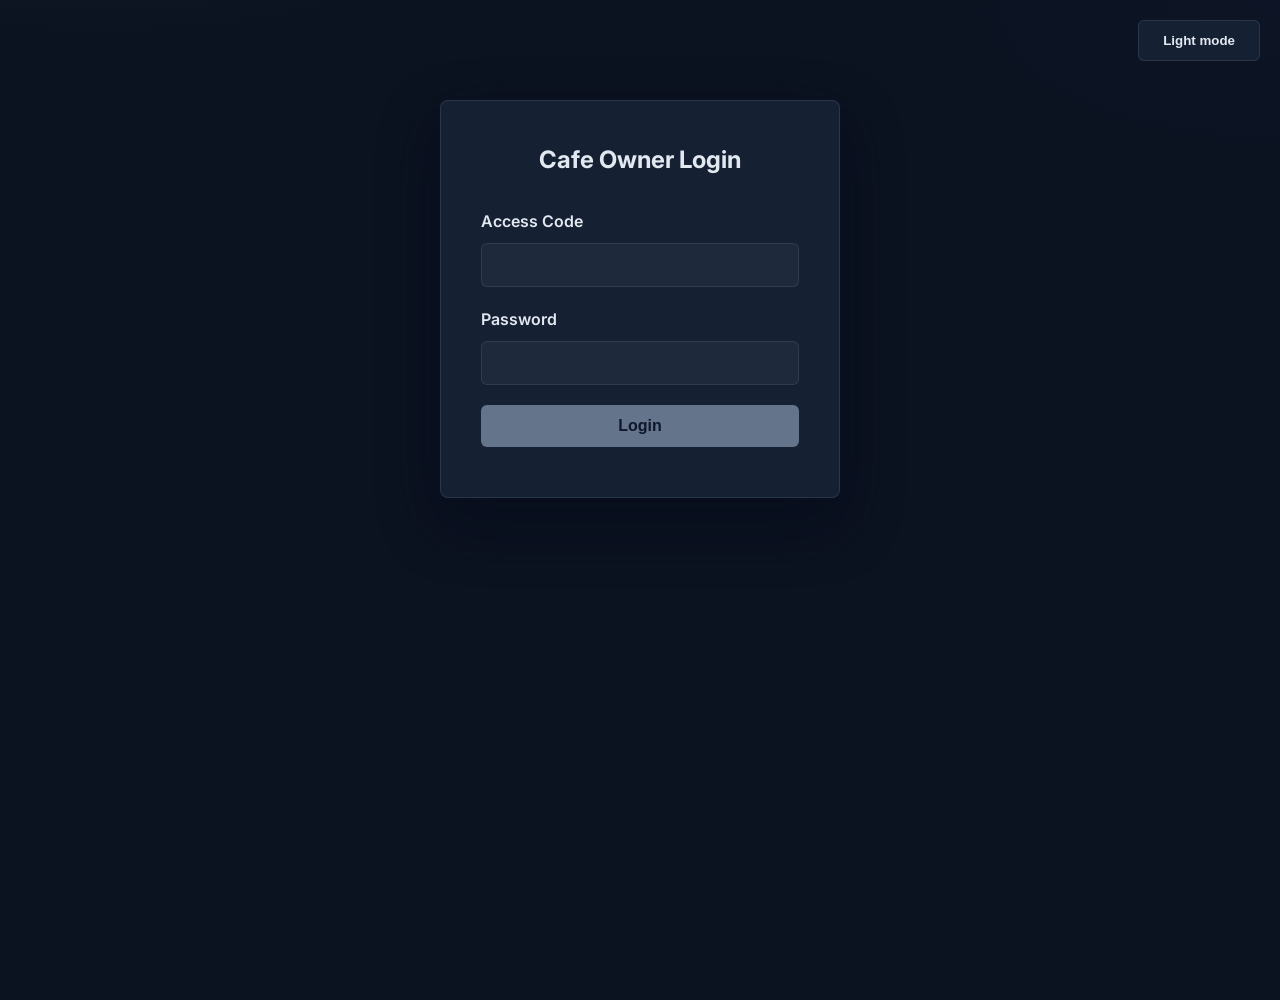
<file: pwa/cafe-admin.html>
<!DOCTYPE html>
<html lang="en" data-theme="dark">
<head>
    <meta charset="UTF-8">
    <meta name="viewport" content="width=device-width, initial-scale=1.0">
    <title>Workplace Roast - Cafe Owner Dashboard</title>
    <meta http-equiv="Cache-Control" content="no-store, no-cache, must-revalidate">
    <script>
        (function () {
            var theme = localStorage.getItem('superDashTheme') || 'dark';
            document.documentElement.setAttribute('data-theme', theme === 'light' ? 'light' : 'dark');
            var v = '18';
            var params = new URLSearchParams(window.location.search);
            if (params.get('cb') !== v) {
                params.set('cb', v);
                window.location.replace(window.location.pathname + '?' + params.toString() + window.location.hash);
            }
        })();
    </script>
    
    <!-- Favicon -->
    <link rel="icon" type="image/png" href="Brand/favicon.png">
    <link rel="shortcut icon" type="image/png" href="Brand/favicon.png">
    <link rel="apple-touch-icon" href="Brand/favicon.png">
    
    <!-- Google Fonts -->
    <link rel="preconnect" href="https://fonts.googleapis.com">
    <link rel="preconnect" href="https://fonts.gstatic.com" crossorigin>
    <link href="https://fonts.googleapis.com/css2?family=Inter:wght@300;400;500;600;700&display=swap" rel="stylesheet">
    
    <style>
        * {
            margin: 0;
            padding: 0;
            box-sizing: border-box;
        }

        body {
            font-family: 'Inter', 'Segoe UI', 'Roboto', 'Helvetica Neue', Arial, sans-serif;
            background: #f8f9fa;
            color: #333;
            line-height: 1.6;
            min-height: 100vh;
        }

        .admin-container {
            max-width: 1200px;
            margin: 0 auto;
            padding: 20px;
        }

        .header {
            background: var(--header-bg, #0f172a);
            color: white;
            padding: 30px;
            border-radius: 15px;
            margin-bottom: 30px;
            text-align: center;
            box-shadow: 0 8px 32px rgba(107, 122, 90, 0.2);
        }

        .header h1 {
            font-size: 2.5rem;
            font-weight: 700;
            margin-bottom: 10px;
        }

        .header p {
            font-size: 1.1rem;
            opacity: 0.9;
        }

        .admin-nav {
            display: flex;
            gap: 15px;
            margin-bottom: 30px;
            flex-wrap: wrap;
        }

        .nav-btn {
            background: white;
            border: 2px solid var(--brand);
            color: var(--brand);
            padding: 12px 24px;
            border-radius: 25px;
            cursor: pointer;
            font-weight: 600;
            transition: all 0.3s ease;
            text-decoration: none;
            display: inline-block;
        }

        .nav-btn:hover, .nav-btn.active {
            background: var(--brand);
            color: white;
            transform: translateY(-2px);
            box-shadow: 0 5px 15px rgba(107, 122, 90, 0.3);
        }

        .admin-section {
            background: white;
            border-radius: 15px;
            padding: 30px;
            margin-bottom: 30px;
            box-shadow: 0 5px 20px rgba(0, 0, 0, 0.1);
            display: none;
        }

        .admin-section.active {
            display: block;
        }

        .section-title {
            font-size: 1.8rem;
            font-weight: 600;
            color: var(--brand);
            margin-bottom: 25px;
            border-bottom: 3px solid var(--brand);
            padding-bottom: 10px;
        }

        .form-group {
            margin-bottom: 20px;
        }

        .form-group label {
            display: block;
            margin-bottom: 8px;
            font-weight: 600;
            color: #555;
        }

        .form-group input, .form-group select, .form-group textarea {
            width: 100%;
            padding: 12px 15px;
            border: 2px solid #e1e5e9;
            border-radius: 8px;
            font-size: 16px;
            transition: border-color 0.3s ease;
        }

        .form-group input:focus, .form-group select:focus, .form-group textarea:focus {
            outline: none;
            border-color: var(--brand);
        }

        .form-row {
            display: grid;
            grid-template-columns: 1fr 1fr;
            gap: 20px;
        }

        .btn {
            background: var(--brand);
            color: white;
            border: none;
            padding: 12px 24px;
            border-radius: 8px;
            cursor: pointer;
            font-weight: 600;
            font-size: 16px;
            transition: all 0.3s ease;
            margin-right: 10px;
            margin-bottom: 10px;
        }

        .btn:hover {
            background: #5a6b4a;
            transform: translateY(-2px);
            box-shadow: 0 5px 15px rgba(107, 122, 90, 0.3);
        }

        .btn-secondary {
            background: #6c757d;
        }

        .btn-secondary:hover {
            background: #5a6268;
        }

        .btn-danger {
            background: #dc3545;
        }

        .btn-danger:hover {
            background: #c82333;
        }

        .btn-success {
            background: #28a745;
        }

        .btn-success:hover {
            background: #218838;
        }

        .products-grid {
            display: grid;
            grid-template-columns: repeat(auto-fill, minmax(300px, 1fr));
            gap: 20px;
            margin-top: 20px;
        }

        .categories-grid {
            display: grid;
            grid-template-columns: repeat(auto-fill, minmax(250px, 1fr));
            gap: 20px;
            margin-top: 20px;
        }

        .category-card {
            background: #f8f9fa;
            border: 2px solid #e1e5e9;
            border-radius: 12px;
            padding: 20px;
            transition: all 0.3s ease;
            text-align: center;
        }

        .category-card:hover {
            border-color: var(--brand);
            transform: translateY(-2px);
            box-shadow: 0 5px 15px rgba(107, 122, 90, 0.1);
        }

        .spot-row {
            display: flex;
            gap: 8px;
            margin-bottom: 8px;
            align-items: center;
        }

        .spot-row input {
            flex: 1;
        }

        .place-url {
            font-size: 0.85rem;
            word-break: break-word;
            overflow-wrap: anywhere;
            background: var(--input-bg, #fff);
            color: var(--text, #0f172a);
            border: 1px solid var(--line, #e1e5e9);
            border-radius: 8px;
            padding: 8px;
            margin: 10px 0;
        }

        .category-icon {
            font-size: 2rem;
            margin-bottom: 10px;
            display: flex;
            align-items: center;
            justify-content: center;
            height: 48px;
        }

        .category-icon img,
        .category-icon .icon-shape {
            width: 44px;
            height: 44px;
        }

        .category-icon img {
            object-fit: contain;
        }

        .category-icon .icon-shape {
            background-color: currentColor;
            -webkit-mask: var(--icon-url) center / contain no-repeat;
            mask: var(--icon-url) center / contain no-repeat;
            mask-mode: alpha;
        }

        .category-name {
            font-size: 1.2rem;
            font-weight: 600;
            color: var(--brand);
            margin-bottom: 8px;
        }

        .category-slug {
            background: var(--brand);
            color: white;
            padding: 4px 8px;
            border-radius: 12px;
            font-size: 0.8rem;
            display: inline-block;
            margin-bottom: 10px;
        }

        .category-description {
            color: #666;
            font-size: 0.9rem;
            margin-bottom: 15px;
            min-height: 40px;
        }

        .category-stats {
            display: flex;
            justify-content: space-between;
            margin-bottom: 15px;
            font-size: 0.9rem;
        }

        .category-stat {
            text-align: center;
        }

        .category-stat-number {
            font-weight: 600;
            color: var(--brand);
        }

        .category-stat-label {
            color: #666;
            font-size: 0.8rem;
        }

        .category-status {
            padding: 4px 8px;
            border-radius: 12px;
            font-size: 0.8rem;
            font-weight: 600;
            margin-bottom: 15px;
            display: inline-block;
        }

        .status-active {
            background: #d4edda;
            color: #155724;
        }

        .status-inactive {
            background: #f8d7da;
            color: #721c24;
        }

        .product-card {
            background: #f8f9fa;
            border: 2px solid #e1e5e9;
            border-radius: 12px;
            padding: 20px;
            transition: all 0.3s ease;
        }

        .product-card:hover {
            border-color: var(--brand);
            transform: translateY(-2px);
            box-shadow: 0 5px 15px rgba(107, 122, 90, 0.1);
        }

        .product-name {
            font-size: 1.2rem;
            font-weight: 600;
            color: var(--brand);
            margin-bottom: 10px;
        }

        .product-category {
            background: var(--accent);
            color: #0f172a;
            padding: 4px 12px;
            border-radius: 20px;
            font-size: 0.8rem;
            display: inline-block;
            margin-bottom: 10px;
        }

        .product-prices {
            margin-bottom: 15px;
        }

        .price-item {
            display: flex;
            justify-content: space-between;
            margin-bottom: 5px;
        }

        .product-actions {
            display: flex;
            gap: 10px;
            flex-wrap: wrap;
        }

        .btn-small {
            padding: 8px 16px;
            font-size: 14px;
        }

        .discounts-list {
            display: grid;
            gap: 15px;
            margin-top: 20px;
        }

        .discount-card {
            background: #f8f9fa;
            border: 2px solid #e1e5e9;
            border-radius: 12px;
            padding: 20px;
            display: flex;
            justify-content: space-between;
            align-items: center;
        }

        .discount-info h4 {
            color: var(--brand);
            margin-bottom: 5px;
        }

        .discount-info p {
            color: #666;
            font-size: 0.9rem;
        }

        .orders-list {
            display: grid;
            gap: 15px;
            margin-top: 20px;
        }

        .order-card {
            background: #f8f9fa;
            border: 2px solid #e1e5e9;
            border-radius: 12px;
            padding: 20px;
            position: relative;
        }

        .order-header {
            display: flex;
            justify-content: space-between;
            align-items: center;
            margin-bottom: 15px;
        }

        .order-id {
            font-weight: 600;
            color: var(--brand);
        }

        .order-status {
            padding: 4px 12px;
            border-radius: 20px;
            font-size: 0.8rem;
            font-weight: 600;
        }

        .status-pending {
            background: #fff3cd;
            color: #856404;
        }

        .status-completed {
            background: #d4edda;
            color: #155724;
        }

        .order-items {
            margin-bottom: 15px;
        }

        .order-item {
            display: flex;
            justify-content: space-between;
            padding: 5px 0;
            border-bottom: 1px solid #e1e5e9;
        }

        .order-total {
            font-weight: 600;
            color: var(--brand);
            font-size: 1.1rem;
        }

        .notification-popup {
            position: fixed;
            top: 20px;
            right: 20px;
            background: #28a745;
            color: white;
            padding: 15px 20px;
            border-radius: 8px;
            box-shadow: 0 5px 15px rgba(0, 0, 0, 0.2);
            z-index: 1000;
            display: none;
            animation: slideInRight 0.3s ease-out;
        }

        .notification-popup.show {
            display: block;
        }

        @keyframes slideInRight {
            from {
                transform: translateX(100%);
                opacity: 0;
            }
            to {
                transform: translateX(0);
                opacity: 1;
            }
        }

        .login-form {
            max-width: 400px;
            margin: 100px auto;
            background: white;
            padding: 40px;
            border-radius: 15px;
            box-shadow: 0 10px 30px rgba(0, 0, 0, 0.1);
        }
        
        /* Responsive login form */
        @media (max-width: 768px) {
            .login-form {
                max-width: 90%;
                margin: 50px auto;
                padding: 30px 20px;
            }
        }
        
        @media (max-width: 480px) {
            .login-form {
                margin: 30px auto;
                padding: 25px 15px;
            }
        }

        .login-form h2 {
            text-align: center;
            color: var(--brand);
            margin-bottom: 30px;
        }

        .hidden {
            display: none !important;
        }

        .modal {
            display: none;
            position: fixed;
            z-index: 1000;
            left: 0;
            top: 0;
            width: 100%;
            height: 100%;
            overflow: auto;
            background-color: rgba(0, 0, 0, 0.5);
            -webkit-backdrop-filter: blur(5px);
            backdrop-filter: blur(5px);
        }

        .modal-content {
            background-color: white;
            margin: 5% auto;
            padding: 30px;
            border-radius: 15px;
            box-shadow: 0 10px 40px rgba(0, 0, 0, 0.3);
            max-width: 90%;
        }

        .stats-grid {
            display: grid;
            grid-template-columns: repeat(auto-fit, minmax(200px, 1fr));
            gap: 20px;
            margin-bottom: 30px;
        }

        .stat-card {
            background: white;
            padding: 25px;
            border-radius: 12px;
            text-align: center;
            box-shadow: 0 5px 15px rgba(0, 0, 0, 0.1);
            border-left: 4px solid var(--brand);
        }

        .stat-number {
            font-size: 2.5rem;
            font-weight: 700;
            color: var(--brand);
            margin-bottom: 5px;
        }

        .stat-label {
            color: #666;
            font-weight: 500;
        }

        /* Tablet and smaller laptop styles */
        @media (max-width: 1024px) {
            .admin-container {
                max-width: 100%;
                padding: 15px;
            }
            
            .header h1 {
                font-size: 2rem;
            }
            
            .header {
                padding: 20px;
            }
            
            .admin-nav {
                gap: 10px;
            }
            
            .nav-btn {
                padding: 10px 18px;
                font-size: 14px;
                min-height: 44px; /* Better touch target for tablets */
            }
            
            .admin-section {
                padding: 20px;
            }
            
            .section-title {
                font-size: 1.5rem;
            }
            
            .stats-grid {
                grid-template-columns: repeat(2, 1fr);
                gap: 15px;
            }
            
            .products-grid {
                grid-template-columns: repeat(2, 1fr);
                gap: 15px;
            }
            
            .categories-grid {
                grid-template-columns: repeat(2, 1fr);
                gap: 15px;
            }
            
            .discounts-list {
                grid-template-columns: 1fr;
            }
            
            .orders-list {
                grid-template-columns: 1fr;
            }
            
            .form-row {
                grid-template-columns: 1fr;
                gap: 15px;
            }
            
            .btn {
                min-height: 44px; /* Better touch target for tablets */
                padding: 12px 20px;
            }
            
            .product-card,
            .category-card,
            .discount-card,
            .order-card {
                padding: 18px;
            }
            
            .modal-content {
                max-width: 85%;
                padding: 25px;
            }
        }
        
        /* Tablet portrait and smaller */
        @media (max-width: 768px) {
            .admin-container {
                padding: 10px;
            }
            
            .header h1 {
                font-size: 1.75rem;
            }
            
            .header p {
                font-size: 1rem;
            }
            
            .admin-nav {
                justify-content: center;
                gap: 8px;
            }
            
            .nav-btn {
                padding: 8px 14px;
                font-size: 13px;
            }
            
            .admin-section {
                padding: 15px;
            }
            
            .section-title {
                font-size: 1.3rem;
            }
            
            .stats-grid {
                grid-template-columns: 1fr;
                gap: 10px;
            }
            
            .products-grid {
                grid-template-columns: 1fr;
                gap: 10px;
            }
            
            .form-row {
                grid-template-columns: 1fr;
            }
            
            .product-card,
            .category-card,
            .discount-card {
                padding: 15px;
            }
            
            .modal-content {
                max-width: 95%;
                padding: 20px;
            }
        }
        
        /* Small mobile devices */
        @media (max-width: 480px) {
            .header {
                padding: 15px;
            }
            
            .header h1 {
                font-size: 1.5rem;
            }
            
            .nav-btn {
                padding: 8px 12px;
                font-size: 12px;
            }
            
            .admin-section {
                padding: 12px;
            }
            
            .btn {
                padding: 10px 18px;
                font-size: 14px;
            }
        }
        
        /* Large screens - optimize for laptop/desktop */
        @media (min-width: 1025px) and (max-width: 1440px) {
            .admin-container {
                max-width: 1400px;
            }
            
            .products-grid {
                grid-template-columns: repeat(3, 1fr);
            }
        }
        
        /* Extra large screens */
        @media (min-width: 1441px) {
            .admin-container {
                max-width: 1600px;
            }
            
            .products-grid {
                grid-template-columns: repeat(4, 1fr);
            }
        }
    </style>
    <link rel="stylesheet" href="admin-theme.css?v=9">
</head>
<body>
    <button type="button" class="nav-btn theme-toggle theme-float" onclick="toggleTheme()">Light mode</button>
    <!-- Login Form -->
    <div id="loginForm" class="login-form">
        <h2>Cafe Owner Login</h2>
        <form onsubmit="handleLogin(event)">
            <div class="form-group">
                <label for="accessCode">Access Code</label>
                <input type="text" id="accessCode" required>
            </div>
            <div class="form-group">
                <label for="password">Password</label>
                <input type="password" id="password" required>
            </div>
            <button type="submit" class="btn" style="width: 100%;">Login</button>
        </form>
    </div>

    <!-- Admin Dashboard -->
    <div id="adminDashboard" class="admin-container hidden">
        <div class="header">
            <div class="header-brand">
                <img id="cafeDashLogo" class="header-logo hidden" alt="">
                <div>
                    <h1 id="cafeDashTitle">Cafe Owner Dashboard</h1>
                    <p>Owner dashboard · menu, add-ons, and orders</p>
                </div>
            </div>
            <button type="button" class="nav-btn theme-toggle" onclick="toggleTheme()">Light mode</button>
        </div>

        <!-- Navigation -->
        <div class="admin-nav">
            <button class="nav-btn active" onclick="showSection('overview')">Overview</button>
            <button class="nav-btn" onclick="showSection('categories')">Categories</button>
            <button class="nav-btn" onclick="showSection('places')">Places</button>
            <button class="nav-btn" onclick="showSection('products')">Products</button>
            <button class="nav-btn" onclick="showSection('addons')">Add-ons</button>
            <button class="nav-btn" onclick="showSection('orders')">Orders</button>
            <button class="nav-btn" onclick="logout()">Logout</button>
        </div>

        <!-- Overview Section -->
        <div id="overview" class="admin-section active">
            <h2 class="section-title">Dashboard Overview</h2>
            <div class="stats-grid">
                <div class="stat-card">
                    <div class="stat-number" id="totalProducts">0</div>
                    <div class="stat-label">Total Products</div>
                </div>
                <div class="stat-card">
                    <div class="stat-number" id="totalOrders">0</div>
                    <div class="stat-label">Total Orders</div>
                </div>
                <div class="stat-card">
                    <div class="stat-number" id="pendingOrders">0</div>
                    <div class="stat-label">Pending Orders</div>
                </div>
                <div class="stat-card">
                    <div class="stat-number" id="totalRevenue">£0</div>
                    <div class="stat-label">Total Revenue</div>
                </div>
            </div>
        </div>

        <!-- Categories Section -->
        <div id="categories" class="admin-section">
            <h2 class="section-title">Category Management</h2>
            
            <div class="form-group">
                <button class="btn btn-success" onclick="showAddCategoryForm()">Add New Category</button>
            </div>

            <!-- Add/Edit Category Form -->
            <div id="categoryForm" class="hidden">
                <h3>Add/Edit Category</h3>
                <form onsubmit="saveCategory(event)">
                    <div class="form-row">
                        <div class="form-group">
                            <label for="categoryName">Category Name</label>
                            <input type="text" id="categoryName" required>
                        </div>
                        <div class="form-group">
                            <label for="categorySlug">Category Slug (URL-friendly)</label>
                            <input type="text" id="categorySlug" required pattern="[a-z0-9\-]+" title="Use lowercase letters, numbers, and hyphens only">
                        </div>
                    </div>
                    <div class="form-group">
                        <label for="categoryDescription">Description</label>
                        <textarea id="categoryDescription" rows="3"></textarea>
                    </div>
                    <div class="form-group">
                        <label for="categorySubtitle">Subtitle (shown on storefront)</label>
                        <input type="text" id="categorySubtitle" placeholder="e.g., Premium matcha, freshly whisked">
                    </div>
                    <div class="form-group">
                        <label>Category icon</label>
                        <input type="hidden" id="categoryIcon" value="">
                        <div id="categoryIconPicker" class="icon-picker" aria-label="Choose a category icon"></div>
                    </div>
                    <div class="form-group">
                        <label for="categoryOrder">Display Order</label>
                        <input type="number" id="categoryOrder" min="1" value="1">
                    </div>
                    <div class="form-group">
                        <label>
                            <input type="checkbox" id="categoryActive" checked> Active (visible to customers)
                        </label>
                    </div>
                    <div class="form-group">
                        <button type="submit" class="btn">Save Category</button>
                        <button type="button" class="btn btn-secondary" onclick="hideCategoryForm()">Cancel</button>
                    </div>
                </form>
            </div>

            <!-- Categories List -->
            <div id="categoriesList" class="categories-grid">
                <!-- Categories will be dynamically loaded here -->
            </div>
        </div>

        <!-- Places Section -->
        <div id="places" class="admin-section">
            <h2 class="section-title">Places</h2>
            <p style="margin-bottom: 16px; color: #666;">Each place gets its own order URL. Use a custom spot name (Chair, Seat, Desk, or a company name) and add as many spots as you need.</p>
            <div class="form-group">
                <button class="btn btn-success" onclick="showAddPlaceForm()">Add Place</button>
            </div>
            <div id="placeForm" class="hidden">
                <h3 id="placeFormTitle">Add Place</h3>
                <form onsubmit="savePlace(event)">
                    <div class="form-row">
                        <div class="form-group">
                            <label for="placeName">Place name</label>
                            <input type="text" id="placeName" required placeholder="e.g. Acme Salon" oninput="syncPlaceSlugFromName()">
                        </div>
                        <div class="form-group">
                            <label for="placeSlug">URL slug</label>
                            <input type="text" id="placeSlug" required pattern="[a-z0-9\-]+" placeholder="acme-salon">
                        </div>
                    </div>
                    <div class="form-row">
                        <div class="form-group">
                            <label for="placeSpotNoun">What should we call a spot?</label>
                            <input type="text" id="placeSpotNoun" value="Chair" placeholder="Chair, Seat, Station, Desk…">
                        </div>
                        <div class="form-group">
                            <label>
                                <input type="checkbox" id="placeShowSpots" checked> Show spots on the order banner
                            </label>
                            <p style="font-size: 0.85rem; color: #666; margin-top: 6px;">Turn this off for delivery/pickup companies with no chairs — the banner will show the place name only.</p>
                        </div>
                    </div>
                    <div class="form-group">
                        <label>Spots</label>
                        <div id="placeSpotsList"></div>
                        <button type="button" class="btn btn-secondary" onclick="addPlaceSpotRow()">Add spot</button>
                    </div>
                    <div class="form-group">
                        <button type="submit" class="btn">Save Place</button>
                        <button type="button" class="btn btn-secondary" onclick="hidePlaceForm()">Cancel</button>
                    </div>
                </form>
            </div>
            <div id="placesList" class="categories-grid"></div>
        </div>

        <!-- Products Section -->
        <div id="products" class="admin-section">
            <h2 class="section-title">Product Management</h2>
            
            <div class="form-group">
                <button class="btn btn-success" onclick="showAddProductForm()">Add New Product</button>
                <button class="btn btn-secondary" onclick="testBackendConnection()">Test Backend</button>
                <button class="btn btn-secondary" onclick="loadData()">Reload Data</button>
                <button class="btn btn-secondary" onclick="refreshStorefront()">Refresh Storefront</button>
            </div>

            <!-- Add/Edit Product Form -->
            <div id="productForm" class="hidden">
                <h3>Add/Edit Product</h3>
                <form onsubmit="saveProduct(event)">
                    <div class="form-row">
                        <div class="form-group">
                            <label for="productName">Product Name</label>
                            <input type="text" id="productName" required>
                        </div>
                        <div class="form-group">
                            <label for="productCategory">Category</label>
                            <select id="productCategory" required onchange="onProductCategoryChange()">
                                <!-- Categories will be loaded dynamically -->
                            </select>
                        </div>
                    </div>
                    <div class="form-row">
                        <div class="form-group">
                            <label for="productSubcategory">Subcategory (Optional)</label>
                            <select id="productSubcategory">
                                <option value="">No subcategory</option>
                            </select>
                        </div>
                        <div class="form-group">
                            <label for="productType">Product Type</label>
                            <select id="productType" required>
                                <option value="tea">Tea</option>
                                <option value="coffee">Coffee</option>
                                <option value="matcha">Matcha</option>
                                <option value="specialty">Specialty</option>
                                <option value="food">Food</option>
                                <option value="other">Other</option>
                            </select>
                        </div>
                    </div>
                    <div class="form-row">
                        <div class="form-group">
                            <label for="regularPrice">Regular Price (£)</label>
                            <input type="number" id="regularPrice" step="0.01" min="0" required>
                        </div>
                        <div class="form-group">
                            <label for="largePrice">Large Price (£) <span style="font-weight:400;opacity:.7">(optional)</span></label>
                            <input type="number" id="largePrice" step="0.01" min="0" placeholder="Leave blank if no large size">
                        </div>
                    </div>
                    <div class="form-group">
                        <label for="productDescription">Description (Optional)</label>
                        <textarea id="productDescription" rows="3"></textarea>
                    </div>
                    <div class="form-group">
                        <label>Available Add-ons</label>
                        <div id="productAddonsContainer" class="addons-picker">
                            <div style="text-align: center; padding: 20px;">Loading add-ons...</div>
                        </div>
                        <small>Select which add-ons customers can choose for this product</small>
                    </div>
                    <div class="form-group">
                        <button type="submit" class="btn">Save Product</button>
                        <button type="button" class="btn btn-secondary" onclick="hideProductForm()">Cancel</button>
                    </div>
                </form>
            </div>

            <!-- Products List -->
            <div id="productsList" class="products-grid">
                <!-- Products will be dynamically loaded here -->
            </div>
        </div>

        <!-- Add-ons Section -->
        <div id="addons" class="admin-section">
            <h2 class="section-title">Add-ons Management</h2>
            
            <div class="form-group">
                <button class="btn btn-success" onclick="showAddAddonForm()">Add New Add-on</button>
                <button class="btn btn-secondary" onclick="loadAddons()">Reload Add-ons</button>
            </div>

            <!-- Add/Edit Add-on Form -->
            <div id="addonForm" class="hidden">
                <h3>Add/Edit Add-on</h3>
                <form onsubmit="saveAddon(event)">
                    <div class="form-row">
                        <div class="form-group">
                            <label for="addonName">Add-on Name</label>
                            <input type="text" id="addonName" required>
                        </div>
                        <div class="form-group">
                            <label for="addonType">Type</label>
                            <select id="addonType" required>
                                <option value="size">Size</option>
                                <option value="milk">Milk</option>
                                <option value="sweetener">Sweetener</option>
                                <option value="syrup">Syrup</option>
                                <option value="topping">Topping</option>
                                <option value="other">Other</option>
                            </select>
                        </div>
                    </div>
                    <div class="form-row">
                        <div class="form-group">
                            <label for="addonPrice">Price (£)</label>
                            <input type="number" id="addonPrice" step="0.01" min="0" value="0" required>
                        </div>
                        <div class="form-group">
                            <label for="addonDisplayOrder">Display Order</label>
                            <input type="number" id="addonDisplayOrder" min="0" value="0">
                        </div>
                    </div>
                    <div class="form-group">
                        <label>
                            <input type="checkbox" id="addonAvailable" checked> Available
                        </label>
                    </div>
                    <div class="form-group">
                        <button type="submit" class="btn btn-primary">Save Add-on</button>
                        <button type="button" class="btn btn-secondary" onclick="hideAddonForm()">Cancel</button>
                    </div>
                </form>
            </div>

            <div id="addonsList" class="products-grid" style="margin-top: 20px;">
                <!-- Add-ons will be populated here -->
            </div>
        </div>

        <!-- Discounts Section -->
        <div id="discounts" class="admin-section">
            <h2 class="section-title">Discount Management</h2>
            
            <!-- Checkout Auto-Apply Discount Settings -->
            <div class="promo-panel" style="padding: 25px; margin-bottom: 30px;">
                <h3 style="margin: 0 0 20px 0; font-size: 1.3rem;">🎫 Checkout Auto-Apply Discount</h3>
                <p style="opacity: 0.9; margin-bottom: 20px; font-size: 0.95rem;">This discount is automatically applied and displayed to customers at checkout.</p>
                
                <div style="background: rgba(255,255,255,0.15); padding: 20px; border-radius: 10px; backdrop-filter: blur(10px);">
                    <div class="form-row">
                        <div class="form-group" style="margin-bottom: 15px;">
                            <label for="checkoutDiscountCode" style="color: white; margin-bottom: 8px;">Discount Code Name:</label>
                            <input type="text" id="checkoutDiscountCode" placeholder="e.g., MATESRATES, SUMMER20" style="width: 100%; padding: 12px; border-radius: 8px; border: 2px solid rgba(255,255,255,0.3); font-size: 1rem; text-transform: uppercase;">
                        </div>
                        <div class="form-group" style="margin-bottom: 15px;">
                            <label for="checkoutDiscountPercentage" style="color: white; margin-bottom: 8px;">Discount Percentage:</label>
                            <input type="number" id="checkoutDiscountPercentage" min="0" max="100" placeholder="e.g., 10" style="width: 100%; padding: 12px; border-radius: 8px; border: 2px solid rgba(255,255,255,0.3); font-size: 1rem;">
                        </div>
                    </div>
                    <div style="display: flex; gap: 10px; margin-top: 20px;">
                        <button class="btn btn-success" onclick="saveCheckoutDiscount()" style="flex: 1;">💾 Save Checkout Discount</button>
                        <button class="btn btn-secondary" onclick="loadCheckoutDiscount()" style="background: rgba(255,255,255,0.2); border: 2px solid white;">🔄 Reload Current</button>
                    </div>
                    <div id="checkoutDiscountStatus" style="margin-top: 15px; padding: 10px; background: rgba(255,255,255,0.2); border-radius: 8px; display: none;">
                        <strong>Current Active:</strong> <span id="currentDiscountDisplay"></span>
                    </div>
                </div>
            </div>

            <!-- Add/Edit Discount Form -->
            <div id="discountForm" class="hidden">
                <h3>Add/Edit Discount</h3>
                <form onsubmit="saveDiscount(event)">
                    <div class="form-row">
                        <div class="form-group">
                            <label for="discountName">Discount Name</label>
                            <input type="text" id="discountName" required>
                        </div>
                        <div class="form-group">
                            <label for="discountCode">Discount Code</label>
                            <input type="text" id="discountCode" required>
                        </div>
                    </div>
                    <div class="form-row">
                        <div class="form-group">
                            <label for="discountType">Discount Type</label>
                            <select id="discountType" required>
                                <option value="percentage">Percentage</option>
                                <option value="fixed">Fixed Amount</option>
                            </select>
                        </div>
                        <div class="form-group">
                            <label for="discountValue">Discount Value</label>
                            <input type="number" id="discountValue" step="0.01" min="0" required>
                        </div>
                    </div>
                    <div class="form-row">
                        <div class="form-group">
                            <label for="minOrderAmount">Minimum Order Amount (£)</label>
                            <input type="number" id="minOrderAmount" step="0.01" min="0">
                        </div>
                        <div class="form-group">
                            <label for="maxUses">Maximum Uses</label>
                            <input type="number" id="maxUses" min="1">
                        </div>
                    </div>
                    <div class="form-group">
                        <label for="discountDescription">Description</label>
                        <textarea id="discountDescription" rows="3"></textarea>
                    </div>
                    <div class="form-group">
                        <button type="submit" class="btn">Save Discount</button>
                        <button type="button" class="btn btn-secondary" onclick="hideDiscountForm()">Cancel</button>
                    </div>
                </form>
            </div>

            <!-- Discounts List -->
            <div id="discountsList" class="discounts-list">
                <!-- Discounts will be dynamically loaded here -->
            </div>
        </div>

        <!-- Corporate Clients Section -->
        <div id="corporate-clients" class="admin-section">
            <h2 class="section-title">Corporate Clients Management</h2>
            
            <!-- Add/Edit Client Form -->
            <div id="corporateClientForm" class="hidden" style="background: #f8f9fa; padding: 25px; border-radius: 10px; margin-bottom: 30px;">
                <h3 style="margin-bottom: 20px; color: var(--brand);">Add/Edit Corporate Client</h3>
                <form onsubmit="saveCorporateClient(event)">
                    <div class="form-row">
                        <div class="form-group">
                            <label for="clientName">Client Name *</label>
                            <input type="text" id="clientName" placeholder="e.g., Acme Corp" required>
                        </div>
                        <div class="form-group">
                            <label for="clientAccessCode">Access Code</label>
                            <input type="text" id="clientAccessCode" readonly style="background: #e9ecef; font-family: monospace; font-weight: 600;">
                            <small style="color: #666; font-size: 0.85rem;">Auto-generated unique code</small>
                        </div>
                    </div>
                    <div class="form-group">
                        <label style="display: flex; align-items: center; gap: 10px; cursor: pointer;">
                            <input type="checkbox" id="clientIsActive" checked style="width: auto;">
                            <span>Active (Client can use access code)</span>
                        </label>
                    </div>
                    <div class="form-group">
                        <button type="submit" class="btn">Save Client</button>
                        <button type="button" class="btn btn-secondary" onclick="hideCorporateClientForm()">Cancel</button>
                    </div>
                </form>
            </div>

            <!-- Add New Client Button -->
            <div class="form-group">
                <button class="btn" onclick="showAddCorporateClientForm()">+ Add New Corporate Client</button>
            </div>

            <!-- Corporate Clients List -->
            <div id="corporateClientsList" class="products-grid" style="margin-top: 20px;">
                <!-- Clients will be dynamically loaded here -->
            </div>
        </div>

        <!-- Orders Section -->
        <div id="orders" class="admin-section">
            <h2 class="section-title">Order Management</h2>
            
            <div class="form-group">
                <button class="btn" onclick="refreshOrders()">Refresh Orders</button>
                <button class="btn btn-success" onclick="markAllCompleted()">Mark All as Completed</button>
            </div>

            <!-- Orders List -->
            <div id="ordersList" class="orders-list">
                <!-- Orders will be dynamically loaded here -->
            </div>
        </div>

        <!-- Notifications Section -->
        <div id="notifications" class="admin-section">
            <h2 class="section-title">Notification Settings</h2>
            
            <div class="form-group">
                <label>
                    <input type="checkbox" id="enableNotifications" checked> Enable Order Notifications
                </label>
            </div>
            
            <div class="form-group">
                <label for="notificationSound">Notification Sound</label>
                <select id="notificationSound">
                    <option value="default">Default</option>
                    <option value="chime">Chime</option>
                    <option value="bell">Bell</option>
                    <option value="none">None</option>
                </select>
            </div>
            
            <div class="form-group">
                <label for="notificationDuration">Notification Duration (seconds)</label>
                <input type="number" id="notificationDuration" value="5" min="1" max="30">
            </div>
            
            <div class="form-group">
                <button class="btn" onclick="testNotification()">Test Notification</button>
                <button class="btn btn-success" onclick="saveNotificationSettings()">Save Settings</button>
            </div>
        </div>
    </div>

    <!-- Notification Popup -->
    <div id="notificationPopup" class="notification-popup">
        <div id="notificationContent"></div>
    </div>

    <!-- Discount Link Modal -->
    <div id="discountLinkModal" class="modal" style="display: none;">
        <div class="modal-content" style="max-width: 600px;">
            <div style="display: flex; justify-content: space-between; align-items: center; margin-bottom: 20px;">
                <h3 style="margin: 0; color: var(--brand);">Link Discount to Client</h3>
                <button onclick="closeDiscountLinkModal()" style="background: none; border: none; font-size: 24px; cursor: pointer; color: #666;">&times;</button>
            </div>
            <div id="discountLinkModalContent">
                <!-- Content will be dynamically loaded -->
            </div>
        </div>

        <footer class="app-footer">
            <div class="footer-content">
                <div class="footer-copyright">
                    <p>&copy; <span id="currentYear"></span> Workplace Roast. All rights reserved.</p>
                </div>
            </div>
        </footer>
    </div>

    <!-- Configuration -->
    <script src="config.js?v=12"></script>
    <script src="category-icons.js?v=4"></script>
    
    <script>
        // Cafe Owner Authentication
        let currentUser = null;
        let products = [];
        let orders = [];
        let categories = [];
        let places = [];

        async function readJsonResponse(response) {
            const raw = await response.text();
            if (!raw || /^\s*</.test(raw)) {
                if (response.status === 500) {
                    throw new Error('The server hit an error while saving. Try again in a moment.');
                }
                if (response.status === 401 || response.status === 403) {
                    throw new Error('Please log out and log back in, then try again.');
                }
                throw new Error('The server returned an unexpected page (HTTP ' + response.status + ').');
            }
            try {
                return JSON.parse(raw);
            } catch (e) {
                throw new Error('Server returned invalid data');
            }
        }

        function optionalPriceFromInput(id) {
            const raw = document.getElementById(id).value;
            if (raw === '' || raw == null) return 0;
            const n = parseFloat(raw);
            return Number.isFinite(n) ? n : 0;
        }

        function productLargePrice(product) {
            const n = parseFloat(product && (product.large_price ?? product.largePrice));
            return Number.isFinite(n) ? n : 0;
        }

        // Initialize the app
        const THEME_KEY = 'superDashTheme';
        function applyTheme(theme) {
            const next = theme === 'light' ? 'light' : 'dark';
            document.documentElement.setAttribute('data-theme', next);
            localStorage.setItem(THEME_KEY, next);
            document.querySelectorAll('.theme-toggle').forEach(function (btn) {
                btn.textContent = next === 'dark' ? 'Light mode' : 'Dark mode';
            });
        }
        function toggleTheme() {
            applyTheme(document.documentElement.getAttribute('data-theme') === 'light' ? 'dark' : 'light');
        }

        document.addEventListener('DOMContentLoaded', function() {
            applyTheme(localStorage.getItem(THEME_KEY) || 'dark');
            checkAuth();
            // loadCheckoutDiscount(); // Disabled for Cafe Owner
        });

        function checkAuth() {
            const savedUser = localStorage.getItem('cafeOwnerUser');
            if (savedUser) {
                currentUser = JSON.parse(savedUser);
                showDashboard();
            } else {
                showLogin();
            }
        }

        async function handleLogin(event) {
            event.preventDefault();
            const accessCode = document.getElementById('accessCode').value;
            const password = document.getElementById('password').value;

            try {
                const apiBase = (typeof CONFIG !== 'undefined' && CONFIG.API_BASE_URL)
                    ? CONFIG.API_BASE_URL
                    : 'api';
                const response = await fetch(apiBase + '/cafe-owner-login.php', {
                    method: 'POST',
                    credentials: 'same-origin',
                    headers: { 'Content-Type': 'application/json' },
                    body: JSON.stringify({ access_code: accessCode, password: password })
                });
                const raw = await response.text();
                if (!raw || /^\s*</.test(raw)) {
                    throw new Error('Login API is missing on the server. Deploy pwa/api/cafe-owner-login.php then try again.');
                }
                let data;
                try {
                    data = JSON.parse(raw);
                } catch (parseErr) {
                    throw new Error('Login API returned a non-JSON error');
                }
                
                if (data.success) {
                    currentUser = { 
                        role: 'owner',
                        id: data.corporate_client_id, 
                        name: data.client_name,
                        accessCode: data.access_code || accessCode,
                        password: password,
                        ownerSession: data.owner_session || '',
                        logo_url: data.logo_url || '',
                        brand_primary: data.brand_primary || '',
                        brand_accent: data.brand_accent || '',
                        loginTime: new Date() 
                    };
                    localStorage.setItem('cafeOwnerUser', JSON.stringify(currentUser));
                    showDashboard();
                    showNotification('Login successful!', 'success');
                } else {
                    showNotification(data.error || 'Login failed', 'error');
                }
            } catch (e) {
                showNotification('Login error: ' + e.message, 'error');
            }
        }

        function logout() {
            const apiBase = (typeof CONFIG !== 'undefined' && CONFIG.API_BASE_URL)
                ? CONFIG.API_BASE_URL
                : 'api';
            fetch(apiBase + '/cafe-owner-login.php', {
                method: 'POST',
                credentials: 'same-origin',
                headers: { 'Content-Type': 'application/json' },
                body: JSON.stringify({ logout: true })
            }).catch(function () {});
            localStorage.removeItem('cafeOwnerUser');
            currentUser = null;
            showLogin();
            showNotification('Logged out successfully', 'info');
        }

        function showLogin() {
            document.getElementById('loginForm').classList.remove('hidden');
            document.getElementById('adminDashboard').classList.add('hidden');
        }

        function showDashboard() {
            document.getElementById('loginForm').classList.add('hidden');
            document.getElementById('adminDashboard').classList.remove('hidden');
            applyCafeBrand(currentUser);
            updateOverview();
        }

        function hexLuma(hex) {
            const h = String(hex || '').replace('#', '');
            if (h.length !== 6) return 0;
            const r = parseInt(h.slice(0, 2), 16) / 255;
            const g = parseInt(h.slice(2, 4), 16) / 255;
            const b = parseInt(h.slice(4, 6), 16) / 255;
            return 0.2126 * r + 0.7152 * g + 0.0722 * b;
        }

        function applyCafeBrand(user) {
            const name = (user && user.name) || 'Cafe';
            const titleEl = document.getElementById('cafeDashTitle');
            if (titleEl) titleEl.textContent = name;
            document.title = name + ' — Owner dashboard';
            const logo = document.getElementById('cafeDashLogo');
            if (logo) {
                if (user && user.logo_url) {
                    logo.src = user.logo_url;
                    logo.alt = name + ' logo';
                    logo.classList.remove('hidden');
                } else {
                    logo.removeAttribute('src');
                    logo.classList.add('hidden');
                }
            }
            const root = document.documentElement;
            const primary = user && user.brand_primary;
            const accent = user && user.brand_accent;
            if (primary || accent) {
                root.setAttribute('data-cafe-brand', 'on');
            } else {
                root.removeAttribute('data-cafe-brand');
            }
            if (primary) {
                root.style.setProperty('--cafe-primary', primary);
                root.style.setProperty('--header-bg', primary);
                const darkText = hexLuma(primary) > 0.62;
                root.style.setProperty('--header-text', darkText ? '#0f172a' : '#f8fafc');
                root.style.setProperty('--header-muted', darkText ? 'rgba(15,23,42,0.7)' : 'rgba(248,250,252,0.68)');
            } else {
                root.style.removeProperty('--cafe-primary');
                root.style.removeProperty('--header-bg');
                root.style.removeProperty('--header-text');
                root.style.removeProperty('--header-muted');
            }
            if (accent) {
                root.style.setProperty('--cafe-accent', accent);
                root.style.setProperty('--accent', accent);
            } else {
                root.style.removeProperty('--cafe-accent');
                root.style.removeProperty('--accent');
            }
        }

        // Section Navigation
        function showSection(sectionName) {
            // Hide all sections
            document.querySelectorAll('.admin-section').forEach(section => {
                section.classList.remove('active');
            });
            
            // Remove active class from all nav buttons
            document.querySelectorAll('.admin-nav .nav-btn').forEach(btn => {
                btn.classList.remove('active');
            });
            
            // Show selected section
            document.getElementById(sectionName).classList.add('active');
            
            // Add active class to clicked button
            if (event && event.target && event.target.classList) {
                event.target.classList.add('active');
            }
            
            // Load section-specific data
            switch(sectionName) {
                case 'categories':
                    loadCategoriesFromDatabase();
                    break;
                case 'places':
                    loadPlaces();
                    break;
                case 'products':
                    loadData(); // Load from database
                    break;
                case 'discounts':
                    loadCheckoutDiscount(); // Load checkout discount settings
                    loadDiscounts();
                    break;
                case 'orders':
                    loadOrders();
                    break;
                case 'corporate-clients':
                    loadCorporateClients();
                    break;
            }
        }

        // Data Management
        function loadData() {
            try {
                // Load categories from localStorage or initialize with default data
                const savedCategories = localStorage.getItem('adminCategories');
                if (savedCategories) {
                    categories = JSON.parse(savedCategories);
                } else {
                    initializeDefaultCategories();
                }

                // Load products from localStorage or initialize with default data
                const savedProducts = localStorage.getItem('adminProducts');
                if (savedProducts) {
                    products = JSON.parse(savedProducts);
                } else {
                    initializeDefaultProducts();
                }

                // Load discounts
                const savedDiscounts = localStorage.getItem('adminDiscounts');
                if (savedDiscounts) {
                    discounts = JSON.parse(savedDiscounts);
                }

                // Load orders
                const savedOrders = localStorage.getItem('adminOrders');
                if (savedOrders) {
                    orders = JSON.parse(savedOrders);
                }

                // Load notification settings
                const savedSettings = localStorage.getItem('notificationSettings');
                if (savedSettings) {
                    notificationSettings = JSON.parse(savedSettings);
                    updateNotificationSettingsUI();
                }
                
                console.log('Admin data loaded successfully');
            } catch (error) {
                console.error('Error loading admin data:', error);
                // Initialize with default data if there's an error
                initializeDefaultCategories();
                initializeDefaultProducts();
            }
        }

        function saveData() {
            localStorage.setItem('adminCategories', JSON.stringify(categories));
            localStorage.setItem('adminProducts', JSON.stringify(products));
            localStorage.setItem('adminDiscounts', JSON.stringify(discounts));
            localStorage.setItem('adminOrders', JSON.stringify(orders));
            localStorage.setItem('notificationSettings', JSON.stringify(notificationSettings));
        }

        // Ensure products persist reliably
        function persistProducts() {
            try {
                localStorage.setItem('adminProducts', JSON.stringify(products));
                const stored = localStorage.getItem('adminProducts');
                const parsed = stored ? JSON.parse(stored) : [];
                if (!Array.isArray(parsed)) {
                    throw new Error('Stored products is not an array');
                }
            } catch (error) {
                console.error('Failed to persist products:', error);
                showNotification('Could not save products to this browser. Check storage settings.', 'error');
            }
        }

        function initializeDefaultCategories() {
            categories = [
                {
                    id: 1,
                    name: 'Hot Drinks',
                    slug: 'hot-drinks',
                    description: 'Traditional teas and hot coffees',
                    icon: '☕',
                    order: 1,
                    active: true,
                    productCount: 0
                },
                {
                    id: 2,
                    name: 'Cold Drinks',
                    slug: 'cold-drinks',
                    description: 'Iced and cold beverages',
                    icon: '🧊',
                    order: 2,
                    active: true,
                    productCount: 0
                },
                {
                    id: 3,
                    name: 'Loose Leaf Tea',
                    slug: 'everyday-teas',
                    description: 'Premium tea selections',
                    subtitle: 'Premium loose leaf teas from around the world',
                    icon: '🍵',
                    order: 3,
                    active: true,
                    productCount: 0
                },
                {
                    id: 4,
                    name: 'Matcha',
                    slug: 'matcha-teas',
                    description: 'Matcha-based drinks',
                    subtitle: 'Premium matcha, freshly whisked',
                    icon: '🫖',
                    order: 4,
                    active: true,
                    productCount: 0,
                    subcategories: {
                        'Matcha Specials': 'matcha-specials'
                    }
                },
                {
                    id: 5,
                    name: 'Coffee',
                    slug: 'coffees',
                    description: 'Espresso and coffee drinks',
                    subtitle: 'Climpson & Sons Specialty Coffee beans from Brazil',
                    icon: '☕',
                    order: 5,
                    active: true,
                    productCount: 0
                },
                {
                    id: 6,
                    name: 'Specials',
                    slug: 'specialties',
                    description: 'Specialty and unique beverages',
                    subtitle: 'Limited time specials',
                    icon: '✨',
                    order: 6,
                    active: true,
                    productCount: 0
                },
                {
                    id: 7,
                    name: 'Chocolate',
                    slug: 'chocolate',
                    description: 'Chocolate drinks and specialties',
                    subtitle: 'Specialty chocolate by Mörk',
                    icon: '🍫',
                    order: 7,
                    active: true,
                    productCount: 0
                },
                {
                    id: 8,
                    name: 'Chai',
                    slug: 'chai',
                    description: 'Chai and specialty lattes',
                    subtitle: 'Award-winning Pomban Chai',
                    icon: '☕',
                    order: 8,
                    active: true,
                    productCount: 0
                }
            ];
            saveData();
        }

        function initializeDefaultProducts() {
            products = [
                {
                    id: 1,
                    name: 'Breakfast Tea',
                    category: 'hot-drinks',
                    regularPrice: 2.72,
                    largePrice: 3.84,
                    type: 'tea',
                    description: 'Classic English breakfast tea'
                },
                {
                    id: 2,
                    name: 'Earl Grey',
                    category: 'hot-drinks',
                    regularPrice: 2.88,
                    largePrice: 4.0,
                    type: 'tea',
                    description: 'Bergamot-scented black tea'
                },
                {
                    id: 3,
                    name: 'Flat White',
                    category: 'hot-drinks',
                    regularPrice: 2.72,
                    largePrice: 3.84,
                    type: 'coffee',
                    description: 'Smooth coffee with microfoam'
                },
                {
                    id: 4,
                    name: 'Pistachio Latte',
                    category: 'cold-drinks',
                    regularPrice: 3.36,
                    largePrice: 4.48,
                    type: 'coffee',
                    description: 'Creamy pistachio-flavored latte'
                },
                {
                    id: 5,
                    name: 'Milk Oolong',
                    category: 'everyday-teas',
                    regularPrice: 3.2,
                    largePrice: 4.32,
                    type: 'tea',
                    description: 'Creamy and smooth oolong tea'
                },
                {
                    id: 6,
                    name: 'Classic Matcha Latte',
                    category: 'matcha-teas',
                    regularPrice: 3.36,
                    largePrice: 4.48,
                    type: 'matcha',
                    description: 'Traditional matcha with steamed milk'
                },
                {
                    id: 7,
                    name: 'Espresso',
                    category: 'coffees',
                    regularPrice: 2.24,
                    largePrice: 3.36,
                    type: 'coffee',
                    description: 'Rich and intense espresso shot'
                },
                {
                    id: 8,
                    name: 'Mork 70% Chocolate',
                    category: 'specialties',
                    regularPrice: 3.04,
                    largePrice: 4.16,
                    type: 'specialty',
                    description: 'Premium dark chocolate drink'
                }
            ];
            saveData();
        }

        // Overview Functions
        function updateOverview() {
            document.getElementById('totalProducts').textContent = products.length;
            document.getElementById('totalOrders').textContent = orders.length;
            document.getElementById('pendingOrders').textContent = orders.filter(order => order.status === 'pending').length;
            
            const totalRevenue = orders
                .filter(order => order.status === 'completed')
                .reduce((sum, order) => sum + order.total, 0);
            document.getElementById('totalRevenue').textContent = `£${totalRevenue.toFixed(2)}`;
        }

        // Category Management
        function loadCategories() {
            const categoriesList = document.getElementById('categoriesList');
            categoriesList.innerHTML = '';

            console.log('Loading categories:', categories); // Debug log

            if (categories.length === 0) {
                categoriesList.innerHTML = '<p>No categories available. Add your first category!</p>';
                return;
            }

            // Update product counts for each category
            updateCategoryProductCounts();

            // Sort categories by order
            const sortedCategories = [...categories].sort((a, b) => a.order - b.order);

            sortedCategories.forEach(category => {
                const categoryCard = document.createElement('div');
                categoryCard.className = 'category-card';
                categoryCard.innerHTML = `
                    <div class="category-icon">${renderCategoryIconHtml(category)}</div>
                    <div class="category-name">${category.name}</div>
                    <div class="category-slug">${category.slug}</div>
                    <div class="category-description">${category.description || 'No description'}</div>
                    <div class="category-stats">
                        <div class="category-stat">
                            <div class="category-stat-number">${category.productCount}</div>
                            <div class="category-stat-label">Products</div>
                        </div>
                        <div class="category-stat">
                            <div class="category-stat-number">${category.order}</div>
                            <div class="category-stat-label">Order</div>
                        </div>
                    </div>
                    <div class="category-status ${category.active ? 'status-active' : 'status-inactive'}">
                        ${category.active ? 'Active' : 'Inactive'}
                    </div>
                    <div class="product-actions">
                        <button class="btn btn-small" onclick="editCategory(${category.id})">Edit</button>
                        <button class="btn btn-small btn-danger" onclick="deleteCategory(${category.id})">Delete</button>
                    </div>
                `;
                categoriesList.appendChild(categoryCard);
            });
        }

        function updateCategoryProductCounts() {
            categories.forEach(category => {
                category.productCount = products.filter(product => product.category === category.slug).length;
            });
        }

        function bindCategoryIconPicker() {
            const picker = document.getElementById('categoryIconPicker');
            const hidden = document.getElementById('categoryIcon');
            const nameInput = document.getElementById('categoryName');
            const slugInput = document.getElementById('categorySlug');
            if (!picker || !hidden || picker.dataset.bound === '1') return;
            picker.dataset.bound = '1';
            picker.dataset.auto = '1';
            const maybeSuggest = function () {
                if (picker.dataset.auto === '0') return;
                const suggested = typeof suggestCategoryIcon === 'function'
                    ? suggestCategoryIcon(slugInput.value, nameInput.value)
                    : '';
                if (typeof renderCategoryIconPicker === 'function') {
                    renderCategoryIconPicker(picker, hidden, suggested);
                }
            };
            nameInput.addEventListener('input', maybeSuggest);
            slugInput.addEventListener('input', maybeSuggest);
            picker.addEventListener('click', function () {
                picker.dataset.auto = '0';
            });
        }

        function setCategoryIconSelection(src, allowAuto) {
            const picker = document.getElementById('categoryIconPicker');
            const hidden = document.getElementById('categoryIcon');
            bindCategoryIconPicker();
            if (picker) picker.dataset.auto = allowAuto ? '1' : '0';
            if (typeof renderCategoryIconPicker === 'function') {
                renderCategoryIconPicker(picker, hidden, src || '');
            } else if (hidden) {
                hidden.value = src || '';
            }
        }

        function showAddCategoryForm() {
            document.getElementById('categoryForm').classList.remove('hidden');
            document.getElementById('categoryName').value = '';
            document.getElementById('categorySlug').value = '';
            document.getElementById('categoryDescription').value = '';
            document.getElementById('categorySubtitle').value = '';
            document.getElementById('categoryIcon').value = '';
            document.getElementById('categoryOrder').value = categories.length + 1;
            document.getElementById('categoryActive').checked = true;
            
            // Remove edit ID
            document.getElementById('categoryForm').removeAttribute('data-edit-id');
            setCategoryIconSelection('', true);
        }

        function hideCategoryForm() {
            document.getElementById('categoryForm').classList.add('hidden');
        }

        function editCategory(id) {
            const category = categories.find(c => c.id === id);
            if (category) {
                document.getElementById('categoryForm').classList.remove('hidden');
                document.getElementById('categoryName').value = category.name;
                document.getElementById('categorySlug').value = category.slug;
                document.getElementById('categoryDescription').value = category.description || '';
                document.getElementById('categorySubtitle').value = category.subtitle || '';
                document.getElementById('categoryOrder').value = category.order;
                document.getElementById('categoryActive').checked = category.active;
                const selectedIcon = (typeof getCategoryIconSrc === 'function')
                    ? getCategoryIconSrc(category)
                    : (category.icon || '');
                setCategoryIconSelection(selectedIcon, false);
                
                // Store the category ID for editing
                document.getElementById('categoryForm').setAttribute('data-edit-id', id);
            }
        }

        function slugifyValue(value) {
            return String(value || '')
                .trim()
                .toLowerCase()
                .replace(/[^a-z0-9]+/g, '-')
                .replace(/^-+|-+$/g, '');
        }

        async function saveCategory(event) {
            event.preventDefault();
            
            const editId = document.getElementById('categoryForm').getAttribute('data-edit-id');
            const name = document.getElementById('categoryName').value.trim();
            const slug = slugifyValue(document.getElementById('categorySlug').value) || slugifyValue(name);
            const categoryData = {
                name,
                slug,
                description: document.getElementById('categoryDescription').value,
                subtitle: document.getElementById('categorySubtitle').value,
                icon: document.getElementById('categoryIcon').value
                    || (typeof suggestCategoryIcon === 'function'
                        ? suggestCategoryIcon(slug, name)
                        : ''),
                order: parseInt(document.getElementById('categoryOrder').value, 10) || 0,
                active: document.getElementById('categoryActive').checked
            };
            if (editId) categoryData.id = parseInt(editId, 10);

            if (!slug) {
                showNotification('Category slug must contain only lowercase letters, numbers, and hyphens', 'error');
                return;
            }

            try {
                const response = await cafeRequest(`${CONFIG.API_BASE_URL}/categories.php`, {
                    method: 'POST',
                    body: JSON.stringify(categoryData)
                });

                const result = await readJsonResponse(response);
                
                if (response.ok && result.success) {
                    showNotification(editId ? 'Category updated successfully!' : 'Category added successfully!', 'success');
                    hideCategoryForm();
                    loadCategoriesFromDatabase(); // Reload categories from database
                } else {
                    notifyAuthError('saving category', response, result);
                }
            } catch (error) {
                console.error('Error saving category:', error);
                showNotification('Error saving category: ' + error.message, 'error');
            }
        }

        async function deleteCategory(id) {
            const category = categories.find(c => c.id === id);
            if (!category) return;

            if (confirm(`Are you sure you want to delete the category "${category.name}"?`)) {
                try {
                    const response = await cafeRequest(`${CONFIG.API_BASE_URL}/categories.php?id=${id}`, {
                        method: 'DELETE'
                    });

                    const result = await readJsonResponse(response);
                    
                    if (response.ok && result.success) {
                        showNotification('Category deleted successfully!', 'success');
                        loadCategoriesFromDatabase(); // Reload categories from database
                    } else {
                        notifyAuthError('deleting category', response, result);
                    }
                } catch (error) {
                    console.error('Error deleting category:', error);
                    showNotification('Error deleting category: ' + error.message, 'error');
                }
            }
        }

        function placeOrderUrl(slug) {
            return window.location.origin + '/pwa/' + slug;
        }

        function syncPlaceSlugFromName() {
            const form = document.getElementById('placeForm');
            if (form && form.getAttribute('data-edit-id')) return;
            const name = document.getElementById('placeName').value;
            document.getElementById('placeSlug').value = String(name || '').toLowerCase().trim()
                .replace(/[^a-z0-9]+/g, '-')
                .replace(/^-+|-+$/g, '')
                .slice(0, 80);
        }

        function collectPlaceSpotRows() {
            return Array.from(document.querySelectorAll('#placeSpotsList .spot-row')).map((row, index) => {
                const input = row.querySelector('input[data-spot-label]');
                const id = row.getAttribute('data-spot-id');
                return {
                    id: id ? parseInt(id, 10) : null,
                    label: (input && input.value.trim()) || '',
                    sort_order: index + 1,
                    is_active: true
                };
            }).filter(spot => spot.label);
        }

        function addPlaceSpotRow(label, id) {
            const list = document.getElementById('placeSpotsList');
            const row = document.createElement('div');
            row.className = 'spot-row';
            if (id) row.setAttribute('data-spot-id', String(id));
            row.innerHTML = `
                <input type="text" data-spot-label placeholder="e.g. One, Bay 3, Reception" value="${escapeHtml(label || '')}">
                <button type="button" class="btn btn-small btn-danger" onclick="this.parentElement.remove()">Remove</button>
            `;
            list.appendChild(row);
        }

        function resetPlaceSpotRows(spots) {
            const list = document.getElementById('placeSpotsList');
            list.innerHTML = '';
            const rows = (spots && spots.length) ? spots : [{ label: 'One' }];
            rows.forEach(spot => addPlaceSpotRow(spot.label, spot.id));
        }

        function showAddPlaceForm() {
            document.getElementById('placeForm').classList.remove('hidden');
            document.getElementById('placeFormTitle').textContent = 'Add Place';
            document.getElementById('placeForm').removeAttribute('data-edit-id');
            document.getElementById('placeName').value = '';
            document.getElementById('placeSlug').value = '';
            document.getElementById('placeSpotNoun').value = 'Chair';
            document.getElementById('placeShowSpots').checked = true;
            resetPlaceSpotRows([{ label: 'One' }, { label: 'Two' }, { label: 'Three' }, { label: 'Four' }]);
        }

        function hidePlaceForm() {
            document.getElementById('placeForm').classList.add('hidden');
            document.getElementById('placeForm').removeAttribute('data-edit-id');
        }

        function editPlace(id) {
            const place = places.find(p => p.id === id);
            if (!place) return;
            document.getElementById('placeForm').classList.remove('hidden');
            document.getElementById('placeFormTitle').textContent = 'Edit Place';
            document.getElementById('placeForm').setAttribute('data-edit-id', id);
            document.getElementById('placeName').value = place.name || '';
            document.getElementById('placeSlug').value = place.slug || '';
            document.getElementById('placeSpotNoun').value = place.spot_noun || 'Chair';
            document.getElementById('placeShowSpots').checked = place.show_spots !== false;
            resetPlaceSpotRows(place.spots || []);
            document.getElementById('placeForm').scrollIntoView({ behavior: 'smooth', block: 'start' });
        }

        async function copyPlaceUrl(slug) {
            const url = placeOrderUrl(slug);
            try {
                await navigator.clipboard.writeText(url);
                showNotification('Order URL copied', 'success');
            } catch (err) {
                window.prompt('Copy this order URL', url);
            }
        }

        async function loadPlaces() {
            try {
                const response = await cafeRequest(`${CONFIG.API_BASE_URL}/places.php?cafe_id=${currentUser.id}`);
                const data = await readJsonResponse(response);
                if (data.success && Array.isArray(data.places)) {
                    places = data.places;
                    renderPlaces();
                } else {
                    showNotification('Failed to load places: ' + (data.error || 'Unknown error'), 'error');
                }
            } catch (error) {
                console.error('Error loading places:', error);
                showNotification('Error loading places: ' + error.message, 'error');
            }
        }

        function renderPlaces() {
            const list = document.getElementById('placesList');
            if (!list) return;
            if (!places.length) {
                list.innerHTML = '<p>No places yet. Add a company or venue to get a unique order URL.</p>';
                return;
            }
            list.innerHTML = places.map(place => {
                const url = placeOrderUrl(place.slug);
                const spotCount = (place.spots || []).length;
                const noun = place.spot_noun || 'Chair';
                return `
                    <div class="category-card" style="text-align: left;">
                        <div class="category-name">${escapeHtml(place.name)}</div>
                        <div class="category-slug">${escapeHtml(place.slug)}</div>
                        <div class="place-url">${escapeHtml(url)}</div>
                        <div class="category-description">
                            ${place.show_spots === false ? 'Banner shows place name only' : 'Spot label: ' + escapeHtml(noun)}
                            · ${spotCount} spot${spotCount === 1 ? '' : 's'}
                        </div>
                        <div class="product-actions">
                            <button class="btn btn-small" onclick="copyPlaceUrl('${escapeHtml(place.slug)}')">Copy URL</button>
                            <a class="btn btn-small" href="generate-qr-codes.html?slug=${encodeURIComponent(place.slug)}" target="_blank">QR codes</a>
                            <button class="btn btn-small" onclick="editPlace(${place.id})">Edit</button>
                            <button class="btn btn-small btn-danger" onclick="deletePlace(${place.id})">Delete</button>
                        </div>
                    </div>
                `;
            }).join('');
        }

        async function savePlace(event) {
            event.preventDefault();
            const editId = document.getElementById('placeForm').getAttribute('data-edit-id');
            const payload = {
                name: document.getElementById('placeName').value.trim(),
                slug: document.getElementById('placeSlug').value.trim().toLowerCase(),
                spot_noun: document.getElementById('placeSpotNoun').value.trim() || 'Chair',
                show_spots: document.getElementById('placeShowSpots').checked,
                is_active: true,
                spots: collectPlaceSpotRows()
            };
            if (editId) payload.id = parseInt(editId, 10);
            if (currentUser && currentUser.id) payload.cafe_id = currentUser.id;
            try {
                const response = await cafeRequest(`${CONFIG.API_BASE_URL}/places.php`, {
                    method: 'POST',
                    body: JSON.stringify(payload)
                });
                const result = await readJsonResponse(response);
                if (response.ok && result.success) {
                    showNotification(editId ? 'Place updated' : 'Place added', 'success');
                    hidePlaceForm();
                    loadPlaces();
                } else {
                    notifyAuthError('saving place', response, result);
                }
            } catch (error) {
                console.error('Error saving place:', error);
                showNotification('Error saving place: ' + error.message, 'error');
            }
        }

        async function deletePlace(id) {
            const place = places.find(p => p.id === id);
            if (!place) return;
            if (!confirm(`Delete place "${place.name}"? Its order URL will stop working.`)) return;
            try {
                const response = await cafeRequest(`${CONFIG.API_BASE_URL}/places.php?id=${id}`, {
                    method: 'DELETE'
                });
                const result = await readJsonResponse(response);
                if (response.ok && result.success) {
                    showNotification('Place deleted', 'success');
                    loadPlaces();
                } else {
                    notifyAuthError('deleting place', response, result);
                }
            } catch (error) {
                console.error('Error deleting place:', error);
                showNotification('Error deleting place: ' + error.message, 'error');
            }
        }

        // Product Management
        function loadProducts() {
            const productsList = document.getElementById('productsList');
            productsList.innerHTML = '';

            console.log('Loading products:', products); // Debug log

            if (products.length === 0) {
                productsList.innerHTML = '<p>No products available. Add your first product!</p>';
                return;
            }

            products.forEach(product => {
                const productCard = document.createElement('div');
                productCard.className = 'product-card';
                const category = categories.find(cat => cat.slug === product.category);
                const categoryDisplay = category ? categoryLabel(category) : product.category.replace(/-/g, ' ').toUpperCase();
                
                const subcategoryDisplay = product.subcategory ? ` - ${product.subcategory}` : '';
                productCard.innerHTML = `
                    <div class="product-name">${product.name}</div>
                    <div class="product-category">${categoryDisplay}${subcategoryDisplay}</div>
                    <div class="product-prices">
                        <div class="price-item">
                            <span>Regular:</span>
                            <span>£${parseFloat(product.regular_price || product.regularPrice || 0).toFixed(2)}</span>
                        </div>
                        ${productLargePrice(product) > 0 ? `<div class="price-item">
                            <span>Large:</span>
                            <span>£${productLargePrice(product).toFixed(2)}</span>
                        </div>` : ''}
                    </div>
                    <div class="product-actions">
                        <button class="btn btn-small" onclick="editProduct(${product.id})">Edit</button>
                        <button class="btn btn-small btn-danger" onclick="deleteProduct(${product.id})">Delete</button>
                    </div>
                `;
                productsList.appendChild(productCard);
            });
        }

        async function showAddProductForm() {
            document.getElementById('productForm').classList.remove('hidden');
            document.getElementById('productName').value = '';
            populateCategoryDropdown();
            document.getElementById('productCategory').value = categories.length > 0 ? categories[0].slug : '';
            document.getElementById('regularPrice').value = '';
            document.getElementById('largePrice').value = '';
            document.getElementById('productType').value = typeFromCategorySlug(
                categories.length > 0 ? categories[0].slug : ''
            );
            document.getElementById('productDescription').value = '';
            document.getElementById('productForm').removeAttribute('data-edit-id');
            await loadProductAddons();
        }

        function categoryLabel(category) {
            return (category && category.name) ? category.name : '';
        }

        function typeFromCategorySlug(slug) {
            const value = String(slug || '').toLowerCase();
            if (/coffee|hot-drink|cold-drink/.test(value)) return 'coffee';
            if (/matcha/.test(value)) return 'matcha';
            if (/tea|chai/.test(value)) return 'tea';
            if (/sweet|food|cake|chocolate|dessert/.test(value)) return 'food';
            if (/special/.test(value)) return 'specialty';
            return 'other';
        }

        function onProductCategoryChange() {
            updateSubcategoryDropdown();
            const typeSelect = document.getElementById('productType');
            const editing = document.getElementById('productForm').getAttribute('data-edit-id');
            if (!editing && typeSelect) {
                typeSelect.value = typeFromCategorySlug(document.getElementById('productCategory').value);
            }
        }

        function populateCategoryDropdown() {
            const categorySelect = document.getElementById('productCategory');
            categorySelect.innerHTML = '';
            
            // Sort categories by order and filter active ones
            const activeCategories = categories
                .filter(cat => cat.active)
                .sort((a, b) => a.order - b.order);
            
            activeCategories.forEach(category => {
                const option = document.createElement('option');
                option.value = category.slug;
                option.textContent = categoryLabel(category);
                categorySelect.appendChild(option);
            });
            
            // Update subcategory dropdown
            updateSubcategoryDropdown();
        }
        
        function updateSubcategoryDropdown() {
            const categorySelect = document.getElementById('productCategory');
            const subcategorySelect = document.getElementById('productSubcategory');
            const selectedCategory = categories.find(cat => cat.slug === categorySelect.value);
            
            console.log('Updating subcategory dropdown for category:', categorySelect.value);
            console.log('Selected category:', selectedCategory);
            console.log('Subcategories:', selectedCategory?.subcategories);
            
            subcategorySelect.innerHTML = '<option value="">No subcategory</option>';
            
            if (selectedCategory && selectedCategory.subcategories) {
                Object.keys(selectedCategory.subcategories).forEach(subcatName => {
                    console.log('Adding subcategory option:', subcatName);
                    const option = document.createElement('option');
                    option.value = subcatName;
                    option.textContent = subcatName;
                    subcategorySelect.appendChild(option);
                });
            }
        }

        function hideProductForm() {
            document.getElementById('productForm').classList.add('hidden');
            // Clear the edit ID attribute
            document.getElementById('productForm').removeAttribute('data-edit-id');
        }

        async function editProduct(id) {
            const product = products.find(p => p.id === id);
            if (product) {
                document.getElementById('productForm').classList.remove('hidden');
                document.getElementById('productName').value = product.name;
                populateCategoryDropdown();
                document.getElementById('productCategory').value = product.category;
                // Update subcategory dropdown after setting category
                updateSubcategoryDropdown();
                document.getElementById('productSubcategory').value = product.subcategory || '';
                document.getElementById('regularPrice').value = product.regular_price || product.regularPrice || '';
                const largeVal = productLargePrice(product);
                document.getElementById('largePrice').value = largeVal > 0 ? largeVal : '';
                document.getElementById('productType').value = product.type;
                document.getElementById('productDescription').value = product.description || '';
                
                // Store the product ID for editing
                document.getElementById('productForm').setAttribute('data-edit-id', id);
                await loadProductAddons(id);
            }
        }
        
        async function loadProductAddons(productId = null) {
            const container = document.getElementById('productAddonsContainer');
            container.innerHTML = '<div style="text-align: center; padding: 20px;">Loading add-ons...</div>';
            
            try {
                // Load all add-ons for this cafe
                const cafeId = currentUser ? currentUser.id : null;
                if (!cafeId) {
                    container.innerHTML = '<div style="text-align: center; padding: 20px;">Please login to manage add-ons</div>';
                    return;
                }
                
                const response = await cafeRequest(`${CONFIG.API_BASE_URL}/addons.php?cafe_id=${cafeId}`);
                const data = await readJsonResponse(response);
                
                if (data.success && data.addons && data.addons.length) {
                    // Load selected add-ons for this product if editing
                    let selectedAddonIds = [];
                    if (productId) {
                        const productAddonsResponse = await cafeRequest(`${CONFIG.API_BASE_URL}/addons.php?product_id=${productId}`);
                        const productAddonsData = await readJsonResponse(productAddonsResponse);
                        if (productAddonsData.success && productAddonsData.addons) {
                            selectedAddonIds = productAddonsData.addons.map(a => a.id);
                        }
                    }
                    
                    renderProductAddons(data.addons, selectedAddonIds);
                } else {
                    container.innerHTML = '<div style="text-align: center; padding: 20px;">No add-ons yet. Save this drink now, or create extras in Add-ons first.</div>';
                }
            } catch (error) {
                console.error('Error loading add-ons:', error);
                container.innerHTML = '<div style="text-align: center; padding: 20px;">Add-ons could not be loaded. You can still save this drink.</div>';
            }
        }
        
        function renderProductAddons(allAddons, selectedIds = []) {
            const container = document.getElementById('productAddonsContainer');
            container.innerHTML = '';
            
            // Group by type
            const grouped = {};
            allAddons.forEach(addon => {
                if (!grouped[addon.type]) {
                    grouped[addon.type] = [];
                }
                grouped[addon.type].push(addon);
            });
            
            Object.keys(grouped).forEach(type => {
                const typeDiv = document.createElement('div');
                typeDiv.style.marginBottom = '15px';
                
                const typeLabel = document.createElement('strong');
                typeLabel.textContent = type.charAt(0).toUpperCase() + type.slice(1) + ':';
                typeLabel.style.display = 'block';
                typeLabel.style.marginBottom = '5px';
                typeDiv.appendChild(typeLabel);
                
                grouped[type].forEach(addon => {
                    const label = document.createElement('label');
                    label.style.display = 'block';
                    label.style.padding = '5px';
                    label.style.cursor = 'pointer';
                    
                    const checkbox = document.createElement('input');
                    checkbox.type = 'checkbox';
                    checkbox.value = addon.id;
                    checkbox.checked = selectedIds.includes(addon.id);
                    checkbox.style.marginRight = '8px';
                    
                    const text = document.createTextNode(`${addon.name} ${addon.price > 0 ? `(+£${parseFloat(addon.price).toFixed(2)})` : ''}`);
                    
                    label.appendChild(checkbox);
                    label.appendChild(text);
                    typeDiv.appendChild(label);
                });
                
                container.appendChild(typeDiv);
            });
        }

        // saveProduct function moved to database integration section below

        function deleteProduct(id) {
            if (confirm('Are you sure you want to delete this product?')) {
                products = products.filter(p => p.id !== id);
                persistProducts();
                saveData();
                loadProducts();
                updateOverview();
                showNotification('Product deleted successfully!', 'success');
            }
        }

        // Persist before window unload to avoid accidental data loss
        window.addEventListener('beforeunload', () => {
            try {
                persistProducts();
            } catch (e) {
                // no-op
            }
        });

        // Checkout Discount Management (Auto-apply at checkout)
        function loadCheckoutDiscount() {
            const discountCode = localStorage.getItem('discountCode') || 'MATESRATES';
            const discountPercentage = localStorage.getItem('discountPercentage') || '10';
            
            document.getElementById('checkoutDiscountCode').value = discountCode;
            document.getElementById('checkoutDiscountPercentage').value = discountPercentage;
            
            // Show current active discount
            const statusDiv = document.getElementById('checkoutDiscountStatus');
            const displaySpan = document.getElementById('currentDiscountDisplay');
            displaySpan.textContent = `${discountCode} (${discountPercentage}% off)`;
            statusDiv.style.display = 'block';
        }

        function saveCheckoutDiscount() {
            const discountCode = document.getElementById('checkoutDiscountCode').value.trim().toUpperCase();
            const discountPercentage = parseInt(document.getElementById('checkoutDiscountPercentage').value);
            
            // Validate inputs
            if (!discountCode) {
                showNotification('Please enter a discount code name', 'error');
                return;
            }
            
            if (isNaN(discountPercentage) || discountPercentage < 0 || discountPercentage > 100) {
                showNotification('Please enter a valid discount percentage (0-100)', 'error');
                return;
            }
            
            // Save to localStorage (shared with the ordering app)
            localStorage.setItem('discountCode', discountCode);
            localStorage.setItem('discountPercentage', discountPercentage);
            
            // Update display
            loadCheckoutDiscount();
            
            // Show success message
            showNotification(`✅ Checkout discount saved! "${discountCode}" at ${discountPercentage}% off will now be automatically applied at checkout.`, 'success');
        }

        // Discount Management
        function loadDiscounts() {
            const discountsList = document.getElementById('discountsList');
            discountsList.innerHTML = '';

            if (discounts.length === 0) {
                return;
            }

            discounts.forEach(discount => {
                const discountCard = document.createElement('div');
                discountCard.className = 'discount-card';
                discountCard.innerHTML = `
                    <div class="discount-info">
                        <h4>${discount.name}</h4>
                        <p>Code: ${discount.code} | ${discount.type === 'percentage' ? discount.value + '%' : '£' + discount.value} off</p>
                        <p>Min Order: £${discount.minOrderAmount || 0} | Uses: ${discount.usedCount || 0}/${discount.maxUses || 'Unlimited'}</p>
                    </div>
                    <div class="product-actions">
                        <button class="btn btn-small" onclick="editDiscount(${discount.id})">Edit</button>
                        <button class="btn btn-small btn-danger" onclick="deleteDiscount(${discount.id})">Delete</button>
                    </div>
                `;
                discountsList.appendChild(discountCard);
            });
        }

        function showAddDiscountForm() {
            document.getElementById('discountForm').classList.remove('hidden');
            document.getElementById('discountName').value = '';
            document.getElementById('discountCode').value = '';
            document.getElementById('discountType').value = 'percentage';
            document.getElementById('discountValue').value = '';
            document.getElementById('minOrderAmount').value = '';
            document.getElementById('maxUses').value = '';
            document.getElementById('discountDescription').value = '';
        }

        function hideDiscountForm() {
            document.getElementById('discountForm').classList.add('hidden');
        }

        function editDiscount(id) {
            const discount = discounts.find(d => d.id === id);
            if (discount) {
                document.getElementById('discountForm').classList.remove('hidden');
                document.getElementById('discountName').value = discount.name;
                document.getElementById('discountCode').value = discount.code;
                document.getElementById('discountType').value = discount.type;
                document.getElementById('discountValue').value = discount.value;
                document.getElementById('minOrderAmount').value = discount.minOrderAmount || '';
                document.getElementById('maxUses').value = discount.maxUses || '';
                document.getElementById('discountDescription').value = discount.description || '';
                
                document.getElementById('discountForm').setAttribute('data-edit-id', id);
            }
        }

        function saveDiscount(event) {
            event.preventDefault();
            
            const editId = document.getElementById('discountForm').getAttribute('data-edit-id');
            const discountData = {
                name: document.getElementById('discountName').value,
                code: document.getElementById('discountCode').value,
                type: document.getElementById('discountType').value,
                value: parseFloat(document.getElementById('discountValue').value),
                minOrderAmount: parseFloat(document.getElementById('minOrderAmount').value) || 0,
                maxUses: parseInt(document.getElementById('maxUses').value) || null,
                description: document.getElementById('discountDescription').value,
                usedCount: 0
            };

            if (editId) {
                const discountIndex = discounts.findIndex(d => d.id === parseInt(editId));
                if (discountIndex !== -1) {
                    discounts[discountIndex] = { ...discounts[discountIndex], ...discountData };
                    showNotification('Discount updated successfully!', 'success');
                }
            } else {
                const newId = Math.max(...discounts.map(d => d.id), 0) + 1;
                discounts.push({ id: newId, ...discountData });
                showNotification('Discount added successfully!', 'success');
            }

            saveData();
            loadDiscounts();
            hideDiscountForm();
        }

        function deleteDiscount(id) {
            if (confirm('Are you sure you want to delete this discount?')) {
                discounts = discounts.filter(d => d.id !== id);
                saveData();
                loadDiscounts();
                showNotification('Discount deleted successfully!', 'success');
            }
        }

        // Corporate Clients Management
        let corporateClients = [];

        async function loadCorporateClients() {
            try {
                const response = await fetch(`${CONFIG.API_BASE_URL}/admin/corporate_clients.php`, {
                    headers: {
                        'Authorization': `Bearer ${CONFIG.ADMIN_TOKEN}`
                    }
                });
                
                if (!response.ok) {
                    throw new Error('Failed to load corporate clients');
                }
                
                corporateClients = await response.json();
                displayCorporateClients();
            } catch (error) {
                console.error('Error loading corporate clients:', error);
                showNotification('Error loading corporate clients: ' + error.message, 'error');
                corporateClients = [];
                displayCorporateClients();
            }
        }

        function displayCorporateClients() {
            const clientsList = document.getElementById('corporateClientsList');
            clientsList.innerHTML = '';

            if (corporateClients.length === 0) {
                clientsList.innerHTML = '<p style="text-align: center; padding: 40px; color: #666;">No corporate clients yet. Add your first client!</p>';
                return;
            }

            corporateClients.forEach(client => {
                const clientCard = document.createElement('div');
                clientCard.className = 'product-card';
                clientCard.style.cssText = 'background: white; border: 2px solid #e1e5e9; border-radius: 12px; padding: 20px; transition: all 0.3s ease;';
                clientCard.innerHTML = `
                    <div style="margin-bottom: 15px;">
                        <h4 style="margin: 0 0 10px 0; color: var(--brand); font-size: 1.2rem;">${escapeHtml(client.name)}</h4>
                        <div style="display: flex; flex-direction: column; gap: 8px;">
                            <div style="display: flex; align-items: center; gap: 8px;">
                                <strong style="color: #666; min-width: 100px;">Access Code:</strong>
                                <code style="background: #f8f9fa; padding: 6px 12px; border-radius: 6px; font-family: monospace; font-weight: 600; color: var(--brand); font-size: 1.1rem;">${escapeHtml(client.access_code)}</code>
                                <button onclick="copyAccessCode('${client.access_code}')" class="btn btn-small" style="padding: 4px 12px; font-size: 0.85rem;">Copy</button>
                            </div>
                            <div style="display: flex; align-items: center; gap: 8px;">
                                <strong style="color: #666; min-width: 100px;">Status:</strong>
                                <span style="padding: 4px 12px; border-radius: 20px; font-size: 0.9rem; font-weight: 600; ${client.is_active ? 'background: #d4edda; color: #155724;' : 'background: #f8d7da; color: #721c24;'}">
                                    ${client.is_active ? '✓ Active' : '✗ Inactive'}
                                </span>
                            </div>
                            ${client.linked_discounts_count > 0 ? `
                            <div style="display: flex; align-items: center; gap: 8px;">
                                <strong style="color: #666; min-width: 100px;">Linked Discounts:</strong>
                                <span style="color: var(--brand); font-weight: 600;">${client.linked_discounts_count}</span>
                            </div>
                            ` : ''}
                        </div>
                    </div>
                    <div style="display: flex; gap: 10px; flex-wrap: wrap;">
                        <button class="btn btn-small" onclick="editCorporateClient(${client.id})">Edit</button>
                        <button class="btn btn-small" onclick="linkDiscountToClient(${client.id})" style="background: #17a2b8;">Link Discount</button>
                        ${client.linked_discounts_count === 0 ? `
                        <button class="btn btn-small btn-danger" onclick="deleteCorporateClient(${client.id})">Delete</button>
                        ` : ''}
                    </div>
                `;
                clientsList.appendChild(clientCard);
            });
        }

        function showAddCorporateClientForm() {
            document.getElementById('corporateClientForm').classList.remove('hidden');
            document.getElementById('clientName').value = '';
            document.getElementById('clientAccessCode').value = '';
            document.getElementById('clientIsActive').checked = true;
            document.getElementById('corporateClientForm').removeAttribute('data-edit-id');
        }

        function hideCorporateClientForm() {
            document.getElementById('corporateClientForm').classList.add('hidden');
        }

        function editCorporateClient(id) {
            const client = corporateClients.find(c => c.id === id);
            if (client) {
                document.getElementById('corporateClientForm').classList.remove('hidden');
                document.getElementById('clientName').value = client.name;
                document.getElementById('clientAccessCode').value = client.access_code;
                document.getElementById('clientIsActive').checked = client.is_active == 1;
                document.getElementById('corporateClientForm').setAttribute('data-edit-id', id);
            }
        }

        async function saveCorporateClient(event) {
            event.preventDefault();
            
            const editId = document.getElementById('corporateClientForm').getAttribute('data-edit-id');
            const clientData = {
                name: document.getElementById('clientName').value.trim(),
                is_active: document.getElementById('clientIsActive').checked ? 1 : 0
            };

            if (!clientData.name) {
                showNotification('Please enter a client name', 'error');
                return;
            }

            try {
                const url = editId 
                    ? `${CONFIG.API_BASE_URL}/admin/corporate_clients.php?id=${editId}`
                    : `${CONFIG.API_BASE_URL}/admin/corporate_clients.php`;
                
                const response = await fetch(url, {
                    method: 'POST',
                    headers: {
                        'Content-Type': 'application/json',
                        'Authorization': `Bearer ${CONFIG.ADMIN_TOKEN}`
                    },
                    body: JSON.stringify(clientData)
                });

                const result = await response.json();

                if (response.ok) {
                    showNotification(editId ? 'Client updated successfully!' : 'Client added successfully!', 'success');
                    
                    if (!editId && result.access_code) {
                        // Show the generated access code
                        document.getElementById('clientAccessCode').value = result.access_code;
                        setTimeout(() => {
                            hideCorporateClientForm();
                            loadCorporateClients();
                        }, 2000);
                    } else {
                        hideCorporateClientForm();
                        loadCorporateClients();
                    }
                } else {
                    showNotification('Error saving client: ' + (result.error || 'Unknown error'), 'error');
                }
            } catch (error) {
                console.error('Error saving client:', error);
                showNotification('Error saving client: ' + error.message, 'error');
            }
        }

        async function deleteCorporateClient(id) {
            const client = corporateClients.find(c => c.id === id);
            if (!client) return;

            if (confirm(`Are you sure you want to delete "${client.name}"? This action cannot be undone.`)) {
                try {
                    const response = await fetch(`${CONFIG.API_BASE_URL}/admin/corporate_clients.php?id=${id}`, {
                        method: 'DELETE',
                        headers: {
                            'Authorization': `Bearer ${CONFIG.ADMIN_TOKEN}`
                        }
                    });

                    const result = await response.json();

                    if (response.ok) {
                        showNotification('Client deleted successfully!', 'success');
                        loadCorporateClients();
                    } else {
                        showNotification('Error deleting client: ' + (result.error || 'Unknown error'), 'error');
                    }
                } catch (error) {
                    console.error('Error deleting client:', error);
                    showNotification('Error deleting client: ' + error.message, 'error');
                }
            }
        }

        function copyAccessCode(code) {
            navigator.clipboard.writeText(code).then(() => {
                showNotification('Access code copied to clipboard!', 'success');
            }).catch(() => {
                showNotification('Failed to copy access code', 'error');
            });
        }

        let currentLinkingClientId = null;

        async function linkDiscountToClient(clientId) {
            currentLinkingClientId = clientId;
            const client = corporateClients.find(c => c.id === clientId);
            
            // First, load available discounts
            try {
                const response = await fetch(`${CONFIG.API_BASE_URL}/admin/discounts.php`, {
                    headers: {
                        'Authorization': `Bearer ${CONFIG.ADMIN_TOKEN}`
                    }
                });
                
                if (!response.ok) {
                    throw new Error('Failed to load discounts');
                }
                
                const allDiscounts = await response.json();
                // Show all discounts, but highlight already linked ones
                const availableDiscounts = allDiscounts;

                if (availableDiscounts.length === 0) {
                    showNotification('No discounts available. Create a discount first.', 'error');
                    return;
                }

                // Build modal content
                let modalHTML = `
                    <p style="margin-bottom: 20px; color: #666;">Select a discount to link to <strong>${escapeHtml(client.name)}</strong>:</p>
                    <div style="max-height: 400px; overflow-y: auto;">
                `;

                availableDiscounts.forEach(discount => {
                    const isLinked = discount.corporate_client_id == clientId;
                    const isPublic = discount.is_public == 1;
                    const isLinkedToOther = discount.corporate_client_id && discount.corporate_client_id != clientId;
                    
                    modalHTML += `
                        <div style="border: 2px solid ${isLinked ? '#28a745' : '#e1e5e9'}; border-radius: 8px; padding: 15px; margin-bottom: 10px; background: ${isLinked ? '#d4edda' : 'white'};">
                            <div style="display: flex; justify-content: space-between; align-items: start;">
                                <div style="flex: 1;">
                                    <h4 style="margin: 0 0 5px 0; color: var(--brand);">${escapeHtml(discount.name)}</h4>
                                    <p style="margin: 0; color: #666; font-size: 0.9rem;">
                                        Code: <strong>${escapeHtml(discount.code)}</strong> | 
                                        ${discount.type === 'percentage' ? discount.value + '%' : '£' + discount.value} off
                                    </p>
                                    ${discount.description ? `<p style="margin: 5px 0 0 0; color: #666; font-size: 0.85rem;">${escapeHtml(discount.description)}</p>` : ''}
                                    <div style="margin-top: 8px; display: flex; gap: 8px; flex-wrap: wrap;">
                                        ${isLinked ? '<span style="background: #28a745; color: white; padding: 2px 8px; border-radius: 12px; font-size: 0.8rem;">✓ Linked</span>' : ''}
                                        ${isPublic && !isLinked ? '<span style="background: #17a2b8; color: white; padding: 2px 8px; border-radius: 12px; font-size: 0.8rem;">Public</span>' : ''}
                                        ${!isPublic && !isLinked ? '<span style="background: #6c757d; color: white; padding: 2px 8px; border-radius: 12px; font-size: 0.8rem;">Private</span>' : ''}
                                        ${isLinkedToOther ? '<span style="background: #ffc107; color: #000; padding: 2px 8px; border-radius: 12px; font-size: 0.8rem;">Linked to Other</span>' : ''}
                                    </div>
                                </div>
                                <div>
                                    ${isLinked ? 
                                        `<button onclick="unlinkDiscount(${discount.id})" class="btn btn-small btn-danger" style="padding: 6px 12px;">Unlink</button>` :
                                        `<button onclick="linkSelectedDiscount(${discount.id})" class="btn btn-small" style="padding: 6px 12px;" ${isLinkedToOther ? 'disabled title="Already linked to another client"' : ''}>Link</button>`
                                    }
                                </div>
                            </div>
                        </div>
                    `;
                });

                modalHTML += `</div>`;
                modalHTML += `<div style="margin-top: 20px; text-align: right;"><button onclick="closeDiscountLinkModal()" class="btn btn-secondary">Close</button></div>`;

                document.getElementById('discountLinkModalContent').innerHTML = modalHTML;
                document.getElementById('discountLinkModal').style.display = 'block';
            } catch (error) {
                console.error('Error loading discounts:', error);
                showNotification('Error loading discounts: ' + error.message, 'error');
            }
        }

        function closeDiscountLinkModal() {
            document.getElementById('discountLinkModal').style.display = 'none';
            currentLinkingClientId = null;
        }

        async function linkSelectedDiscount(discountId) {
            if (!currentLinkingClientId) return;
            
            if (confirm('Link this discount to the client? It will become non-public.')) {
                await updateDiscountLink(discountId, currentLinkingClientId);
                closeDiscountLinkModal();
            }
        }

        async function unlinkDiscount(discountId) {
            if (confirm('Unlink this discount from the client?')) {
                await updateDiscountLink(discountId, null);
                if (currentLinkingClientId) {
                    linkDiscountToClient(currentLinkingClientId); // Refresh the modal
                }
            }
        }

        // Close modal when clicking outside
        window.onclick = function(event) {
            const modal = document.getElementById('discountLinkModal');
            if (event.target == modal) {
                closeDiscountLinkModal();
            }
        }

        async function updateDiscountLink(discountId, clientId) {
            try {
                const response = await fetch(`${CONFIG.API_BASE_URL}/admin/discounts.php?id=${discountId}`, {
                    method: 'PUT',
                    headers: {
                        'Content-Type': 'application/json',
                        'Authorization': `Bearer ${CONFIG.ADMIN_TOKEN}`
                    },
                    body: JSON.stringify({
                        corporate_client_id: clientId
                    })
                });

                const result = await response.json();

                if (response.ok) {
                    showNotification(clientId ? 'Discount linked successfully!' : 'Discount unlinked successfully!', 'success');
                    loadCorporateClients();
                } else {
                    showNotification('Error updating discount link: ' + (result.error || 'Unknown error'), 'error');
                }
            } catch (error) {
                console.error('Error updating discount link:', error);
                showNotification('Error updating discount link: ' + error.message, 'error');
            }
        }

        function escapeHtml(text) {
            const div = document.createElement('div');
            div.textContent = text;
            return div.innerHTML;
        }

        function formatOrderLocation(order) {
            if (!order) return 'Not specified';
            const placeName = order.place_name || '';
            const noun = order.spot_noun || '';
            const label = order.spot_label || '';
            if (placeName && label) {
                return `${placeName} · ${noun ? noun + ' ' : ''}${label}`.trim();
            }
            if (label) {
                return `${noun ? noun + ' ' : ''}${label}`.trim();
            }
            if (placeName) return placeName;
            return order.chairNumber || 'Not specified';
        }

        // Order Management
        function loadOrders() {
            const ordersList = document.getElementById('ordersList');
            ordersList.innerHTML = '';

            if (orders.length === 0) {
                ordersList.innerHTML = '<p>No orders available.</p>';
                return;
            }

            orders.forEach(order => {
                const orderCard = document.createElement('div');
                orderCard.className = 'order-card';
                orderCard.innerHTML = `
                    <div class="order-header">
                        <div class="order-id">Order #${order.id}</div>
                        <div class="order-status status-${order.status}">${order.status.toUpperCase()}</div>
                    </div>
                    <div class="order-info" style="margin-bottom: 15px; padding: 10px; background: #f8f9fa; border-radius: 8px;">
                        <div style="display: flex; justify-content: space-between; margin-bottom: 5px;">
                            <strong>${escapeHtml(order.spot_noun || 'Place')}:</strong>
                            <span style="color: var(--brand); font-weight: 600;">${escapeHtml(formatOrderLocation(order))}</span>
                        </div>
                        ${order.deliveryOption ? `
                        <div style="display: flex; justify-content: space-between; margin-bottom: 5px;">
                            <strong>Delivery:</strong>
                            <span style="color: #FF8C42; font-weight: 600;">${order.deliveryOption}</span>
                        </div>
                        ` : ''}
                        <div style="display: flex; justify-content: space-between; font-size: 0.9rem; color: #666;">
                            <span>Ordered:</span>
                            <span>${new Date(order.createdAt).toLocaleString()}</span>
                        </div>
                    </div>
                    <div class="order-items">
                        ${order.items.map(item => `
                            <div class="order-item">
                                <span>${item.name} x${item.quantity}</span>
                                <span>£${(item.price * item.quantity).toFixed(2)}</span>
                            </div>
                        `).join('')}
                    </div>
                    <div class="order-total">Total: £${order.total.toFixed(2)}</div>
                    <div class="product-actions" style="margin-top: 15px;">
                        ${order.status === 'pending' ? 
                            `<button class="btn btn-small btn-success" onclick="completeOrder(${order.id})">Mark Complete</button>` : 
                            `<button class="btn btn-small btn-secondary" onclick="reopenOrder(${order.id})">Reopen</button>`
                        }
                        <button class="btn btn-small btn-danger" onclick="deleteOrder(${order.id})">Delete</button>
                    </div>
                `;
                ordersList.appendChild(orderCard);
            });
        }

        function refreshOrders() {
            // In a real app, this would fetch from your backend
            showNotification('Orders refreshed!', 'info');
            loadOrders();
        }

        function completeOrder(id) {
            const orderIndex = orders.findIndex(o => o.id === id);
            if (orderIndex !== -1) {
                orders[orderIndex].status = 'completed';
                orders[orderIndex].completedAt = new Date();
                saveData();
                loadOrders();
                updateOverview();
                showNotification('Order marked as completed!', 'success');
            }
        }

        function reopenOrder(id) {
            const orderIndex = orders.findIndex(o => o.id === id);
            if (orderIndex !== -1) {
                orders[orderIndex].status = 'pending';
                delete orders[orderIndex].completedAt;
                saveData();
                loadOrders();
                updateOverview();
                showNotification('Order reopened!', 'info');
            }
        }

        function deleteOrder(id) {
            if (confirm('Are you sure you want to delete this order?')) {
                orders = orders.filter(o => o.id !== id);
                saveData();
                loadOrders();
                updateOverview();
                showNotification('Order deleted successfully!', 'success');
            }
        }

        function markAllCompleted() {
            if (confirm('Mark all pending orders as completed?')) {
                orders.forEach(order => {
                    if (order.status === 'pending') {
                        order.status = 'completed';
                        order.completedAt = new Date();
                    }
                });
                saveData();
                loadOrders();
                updateOverview();
                showNotification('All orders marked as completed!', 'success');
            }
        }

        // Notification System
        function updateNotificationSettingsUI() {
            document.getElementById('enableNotifications').checked = notificationSettings.enabled;
            document.getElementById('notificationSound').value = notificationSettings.sound;
            document.getElementById('notificationDuration').value = notificationSettings.duration;
        }

        function saveNotificationSettings() {
            notificationSettings = {
                enabled: document.getElementById('enableNotifications').checked,
                sound: document.getElementById('notificationSound').value,
                duration: parseInt(document.getElementById('notificationDuration').value)
            };
            saveData();
            showNotification('Notification settings saved!', 'success');
        }

        function testNotification() {
            showOrderNotification({
                id: 'TEST',
                chairNumber: 'Chair Five',
                items: [{ name: 'Test Order', quantity: 1, price: 3.50 }],
                total: 3.50
            });
        }

        function showOrderNotification(order) {
            if (!notificationSettings.enabled) return;

            const popup = document.getElementById('notificationPopup');
            const content = document.getElementById('notificationContent');
            
            content.innerHTML = `
                <h4>🛎️ New Order Received!</h4>
                <div style="margin: 10px 0;">
                    <strong>Order #${order.id}</strong>
                </div>
                <div style="margin: 10px 0; padding: 8px; background: rgba(255,255,255,0.2); border-radius: 5px;">
                    <strong>${escapeHtml(formatOrderLocation(order))}</strong>
                </div>
                <div style="margin: 10px 0;">
                    <strong>Total: £${order.total.toFixed(2)}</strong>
                </div>
                <div style="margin: 10px 0;">
                    Items: ${order.items.length}
                </div>
            `;
            
            popup.classList.add('show');
            
            // Play notification sound
            if (notificationSettings.sound !== 'none') {
                playNotificationSound();
            }
            
            // Auto-hide after specified duration
            setTimeout(() => {
                popup.classList.remove('show');
            }, notificationSettings.duration * 1000);
        }

        function playNotificationSound() {
            // Create a simple notification sound
            const audioContext = new (window.AudioContext || window.webkitAudioContext)();
            const oscillator = audioContext.createOscillator();
            const gainNode = audioContext.createGain();
            
            oscillator.connect(gainNode);
            gainNode.connect(audioContext.destination);
            
            oscillator.frequency.setValueAtTime(800, audioContext.currentTime);
            oscillator.frequency.setValueAtTime(600, audioContext.currentTime + 0.1);
            
            gainNode.gain.setValueAtTime(0.3, audioContext.currentTime);
            gainNode.gain.exponentialRampToValueAtTime(0.01, audioContext.currentTime + 0.3);
            
            oscillator.start(audioContext.currentTime);
            oscillator.stop(audioContext.currentTime + 0.3);
        }

        function showNotification(message, type = 'info') {
            const popup = document.getElementById('notificationPopup');
            const content = document.getElementById('notificationContent');
            
            content.innerHTML = `<p>${message}</p>`;
            popup.className = `notification-popup show ${type}`;
            
            setTimeout(() => {
                popup.classList.remove('show');
            }, 3000);
        }

        async function testBackendConnection() {
            try {
                const apiUrl = typeof CONFIG !== 'undefined' ? CONFIG.API_BASE_URL : 'http://localhost:3001';
                const response = await fetch(`${apiUrl}/health`);
                if (response.ok) {
                    const data = await response.json();
                    showNotification('Backend is running! Status: ' + data.status, 'success');
                } else {
                    showNotification('Backend responded with error: ' + response.status, 'error');
                }
            } catch (error) {
                showNotification('Cannot connect to backend: ' + error.message, 'error');
                console.error('Backend connection test failed:', error);
            }
        }

        function refreshStorefront() {
            // Open the storefront in a new window/tab
            const storefrontWindow = window.open('/ndo-fabhair/index.html', '_blank');
            
            // Wait for the window to load, then trigger product refresh
            if (storefrontWindow) {
                storefrontWindow.addEventListener('load', function() {
                    setTimeout(() => {
                        if (storefrontWindow.refreshStorefrontProducts) {
                            storefrontWindow.refreshStorefrontProducts();
                            showNotification('Storefront refreshed!', 'success');
                        } else {
                            showNotification('Storefront refresh function not available', 'warning');
                        }
                    }, 2000);
                });
            } else {
                showNotification('Could not open storefront window', 'error');
            }
        }

        // Simulate new orders (for testing)
        function simulateNewOrder() {
            const orderId = Math.max(...orders.map(o => o.id), 0) + 1;
            const sampleSpots = (places[0] && places[0].spots && places[0].spots.length)
                ? places[0].spots
                : [{ label: 'One' }, { label: 'Two' }, { label: 'Five' }];
            const randomSpot = sampleSpots[Math.floor(Math.random() * sampleSpots.length)];
            const spotNoun = (places[0] && places[0].spot_noun) || 'Chair';
            const randomChair = `${spotNoun} ${randomSpot.label}`;
            
            const newOrder = {
                id: orderId,
                chairNumber: randomChair,
                place_name: (places[0] && places[0].name) || '',
                spot_noun: spotNoun,
                spot_label: randomSpot.label,
                items: [
                    { name: 'Flat White', quantity: 1, price: 2.72 },
                    { name: 'Croissant', quantity: 2, price: 1.50 }
                ],
                total: 5.72,
                status: 'pending',
                createdAt: new Date()
            };
            
            orders.push(newOrder);
            saveData();
            showOrderNotification(newOrder);
            updateOverview();
        }

        // Add a test button for simulating orders (remove in production)
        document.addEventListener('DOMContentLoaded', function() {
            if (window.location.hostname === 'localhost' || window.location.hostname === '127.0.0.1') {
                const testBtn = document.createElement('button');
                testBtn.textContent = 'Simulate Order';
                testBtn.className = 'btn btn-secondary';
                testBtn.style.position = 'fixed';
                testBtn.style.bottom = '20px';
                testBtn.style.right = '20px';
                testBtn.style.zIndex = '1000';
                testBtn.onclick = simulateNewOrder;
                document.body.appendChild(testBtn);
            }
        });
    </script>
    
    <!-- Simple Database Integration Script -->
    <script>
        // Load categories from database
        async function loadCategoriesFromDatabase() {
            try {
                console.log('Loading categories from database...');
                const cafeQuery = currentUser && currentUser.id ? `?cafe_id=${currentUser.id}` : '';
                const response = await cafeRequest(`${CONFIG.API_BASE_URL}/categories.php${cafeQuery}`);
                const data = await readJsonResponse(response);
                
                if (data.success && data.categories) {
                    categories = data.categories;
                    console.log('Categories loaded:', categories.length, 'categories');
                    loadCategories(); // Update the UI
                } else {
                    console.error('Failed to load categories:', data);
                    showNotification('Failed to load categories from database: ' + (data.error || 'Unknown error'), 'error');
                    // Fallback to default categories
                    initializeDefaultCategories();
                    loadCategories();
                }
            } catch (error) {
                console.error('Error loading categories:', error);
                showNotification('Error connecting to categories database: ' + error.message, 'error');
                // Fallback to default categories
                initializeDefaultCategories();
                loadCategories();
            }
        }

        // Override the original functions with simple database calls
        window.loadData = async function() {
            try {
                if (!currentUser) return;
                console.log('Loading products from database for cafe:', currentUser.id);
                const response = await fetch(`${CONFIG.API_BASE_URL}/products.php?cafe_id=${currentUser.id}`);
                const data = await readJsonResponse(response);
                
                if (data.success && data.products) {
                    // Filter to show only products owned by this cafe
                    products = data.products.filter(p => p.corporate_client_id == currentUser.id);
                    console.log('Products loaded:', products.length, 'products (filtered from', data.products.length, ')');
                    
                    // Update the UI
                    // Also load categories for the product form
                    await loadCategoriesFromDatabase();
                    if (typeof loadPlaces === 'function') {
                        await loadPlaces();
                    }
                    
                    if (typeof loadProducts === 'function') {
                        loadProducts();
                    }
                    if (typeof updateOverview === 'function') {
                        updateOverview();
                    }
                } else {
                    console.error('Failed to load products:', data);
                    showNotification('Failed to load products: ' + (data.error || 'Unknown error'), 'error');
                }
            } catch (error) {
                console.error('Error loading data:', error);
                showNotification('Error connecting to database: ' + error.message, 'error');
            }
        };
        
        function cafeOwnerAuthToken() {
            if (!currentUser) return '';
            const payload = JSON.stringify({
                c: currentUser.accessCode || '',
                p: currentUser.password || ''
            });
            return 'cafe.' + btoa(unescape(encodeURIComponent(payload)));
        }

        function ownerAuthValue() {
            if (!currentUser) return '';
            return currentUser.ownerSession || cafeOwnerAuthToken();
        }

        function getAuthHeaders() {
            const headers = { 'Content-Type': 'application/json' };
            const token = ownerAuthValue();
            if (token) {
                headers['X-WR-Owner'] = token;
            }
            return headers;
        }

        function withCafeAuth(data) {
            const payload = (data && typeof data === 'object') ? Object.assign({}, data) : {};
            const token = ownerAuthValue();
            if (token) {
                payload._wr_owner = token;
            }
            return payload;
        }

        function notifyAuthError(action, response, result) {
            if (response && response.status === 401) {
                showNotification('Please log out and log back in, then try ' + action + ' again.', 'error');
                return;
            }
            showNotification('Error ' + action + ': ' + ((result && result.error) || 'Unknown error'), 'error');
        }

        async function ensureOwnerSession() {
            if (!currentUser) return false;
            if (currentUser.ownerSession) return true;
            if (!currentUser.accessCode || !currentUser.password) return false;
            try {
                const apiBase = (typeof CONFIG !== 'undefined' && CONFIG.API_BASE_URL)
                    ? CONFIG.API_BASE_URL
                    : 'api';
                const response = await fetch(apiBase + '/cafe-owner-login.php', {
                    method: 'POST',
                    credentials: 'same-origin',
                    headers: { 'Content-Type': 'application/json' },
                    body: JSON.stringify({
                        access_code: currentUser.accessCode,
                        password: currentUser.password
                    })
                });
                const data = await readJsonResponse(response);
                if (data && data.success && data.owner_session) {
                    currentUser.ownerSession = data.owner_session;
                    if (data.access_code) currentUser.accessCode = data.access_code;
                    localStorage.setItem('cafeOwnerUser', JSON.stringify(currentUser));
                    return true;
                }
            } catch (err) {}
            return false;
        }

        async function cafeRequest(url, options) {
            await ensureOwnerSession();
            const send = function () {
                const opts = Object.assign({}, options || {});
                opts.credentials = 'same-origin';
                opts.headers = Object.assign({}, getAuthHeaders(), opts.headers || {});
                const requestUrl = url;
                if (typeof opts.body === 'string') {
                    try {
                        const parsed = JSON.parse(opts.body);
                        if (parsed && typeof parsed === 'object' && !Array.isArray(parsed)) {
                            opts.body = JSON.stringify(withCafeAuth(parsed));
                        }
                    } catch (err) {}
                } else if (currentUser && opts.method && /^(POST|PUT|DELETE)$/i.test(opts.method) && opts.body == null) {
                    opts.body = JSON.stringify(withCafeAuth({}));
                }
                return fetch(requestUrl, opts);
            };
            let response = await send();
            if (response.status === 401 && currentUser && currentUser.accessCode && currentUser.password) {
                currentUser.ownerSession = '';
                if (await ensureOwnerSession()) {
                    response = await send();
                }
            }
            return response;
        }
        window.getAuthHeaders = getAuthHeaders;
        window.cafeRequest = cafeRequest;
        
        // Override saveProduct with database-backed version
        window.saveProduct = async function(event) {
            event.preventDefault();
            
            const editId = document.getElementById('productForm').getAttribute('data-edit-id');
            const productData = {
                name: document.getElementById('productName').value,
                category: document.getElementById('productCategory').value,
                subcategory: document.getElementById('productSubcategory').value || null,
                regular_price: optionalPriceFromInput('regularPrice'),
                large_price: optionalPriceFromInput('largePrice'),
                type: document.getElementById('productType').value,
                description: document.getElementById('productDescription').value
            };

            try {
                let productId = editId ? parseInt(editId) : null;
                const payload = Object.assign({}, productData);
                if (editId) payload.id = parseInt(editId, 10);
                const response = await cafeRequest(`${CONFIG.API_BASE_URL}/products.php`, {
                    method: 'POST',
                    body: JSON.stringify(payload)
                });

                const result = await readJsonResponse(response);
                if (result.product_id) productId = result.product_id;
                else if (result.id) productId = result.id;
                
                if (response.ok && result.success) {
                    if (productId) {
                        const selectedAddons = Array.from(document.querySelectorAll('#productAddonsContainer input[type="checkbox"]:checked'))
                            .map(cb => parseInt(cb.value));
                        
                        await cafeRequest(`${CONFIG.API_BASE_URL}/addons.php`, {
                            method: 'POST',
                            body: JSON.stringify({
                                product_id: productId,
                                addon_ids: selectedAddons
                            })
                        }).catch(err => {
                            console.error('Error saving add-on assignments:', err);
                        });
                    }
                    
                    showNotification(editId ? 'Product updated successfully!' : 'Product added successfully!', 'success');
                    hideProductForm();
                    loadData();
                } else {
                    notifyAuthError('saving product', response, result);
                }
            } catch (error) {
                console.error('Error saving product:', error);
                showNotification('Error saving product: ' + error.message, 'error');
            }
        };
        
        window.deleteProduct = async function(id) {
            if (!confirm('Are you sure you want to delete this product?')) return;

            try {
                const response = await cafeRequest(`${CONFIG.API_BASE_URL}/products.php`, {
                    method: 'DELETE',
                    body: JSON.stringify({ id: id })
                });

                const result = await readJsonResponse(response);
                
                if (response.ok && result.success) {
                    showNotification('Product deleted successfully!', 'success');
                    loadData(); // Reload products
                } else {
                    notifyAuthError('deleting product', response, result);
                }
            } catch (error) {
                console.error('Error deleting product:', error);
                showNotification('Error deleting product: ' + error.message, 'error');
            }
        };
        
        // Add-ons Management Functions
        let addons = [];
        let editingAddonId = null;
        
        async function loadAddons() {
            if (!currentUser) return;
            
            try {
                const cafeId = currentUser.id;
                const response = await cafeRequest(`${CONFIG.API_BASE_URL}/addons.php?cafe_id=${cafeId}`);
                const data = await readJsonResponse(response);
                
                if (data.success && data.addons) {
                    addons = data.addons;
                    renderAddons();
                } else {
                    showNotification('Failed to load add-ons: ' + (data.error || 'Unknown error'), 'error');
                }
            } catch (error) {
                console.error('Error loading add-ons:', error);
                showNotification('Error connecting to database: ' + error.message, 'error');
            }
        }
        
        function renderAddons() {
            const container = document.getElementById('addonsList');
            container.innerHTML = '';
            
            if (addons.length === 0) {
                container.innerHTML = '<p style="text-align: center; color: #666; padding: 20px;">No add-ons yet. Create your first add-on!</p>';
                return;
            }
            
            // Group by type
            const grouped = {};
            addons.forEach(addon => {
                if (!grouped[addon.type]) {
                    grouped[addon.type] = [];
                }
                grouped[addon.type].push(addon);
            });
            
            Object.keys(grouped).forEach(type => {
                const typeHeader = document.createElement('div');
                typeHeader.style.cssText = 'grid-column: 1 / -1; font-weight: bold; margin-top: 20px; margin-bottom: 10px; text-transform: capitalize;';
                typeHeader.textContent = type;
                container.appendChild(typeHeader);
                
                grouped[type].forEach(addon => {
                    const card = document.createElement('div');
                    card.className = 'product-card';
                    card.innerHTML = `
                        <div class="product-info">
                            <h3>${addon.name}</h3>
                            <p>Type: <strong>${addon.type}</strong></p>
                            <p>Price: <strong>£${parseFloat(addon.price).toFixed(2)}</strong></p>
                            <p>Status: <strong>${addon.is_available ? 'Available' : 'Unavailable'}</strong></p>
                        </div>
                        <div class="product-actions">
                            <button class="btn btn-sm btn-primary" onclick="editAddon(${addon.id})">Edit</button>
                            <button class="btn btn-sm btn-danger" onclick="deleteAddon(${addon.id})">Delete</button>
                        </div>
                    `;
                    container.appendChild(card);
                });
            });
        }
        
        function showAddAddonForm() {
            editingAddonId = null;
            document.getElementById('addonForm').classList.remove('hidden');
            document.getElementById('addonName').value = '';
            document.getElementById('addonType').value = 'milk';
            document.getElementById('addonPrice').value = '0';
            document.getElementById('addonDisplayOrder').value = '0';
            document.getElementById('addonAvailable').checked = true;
        }
        
        function hideAddonForm() {
            document.getElementById('addonForm').classList.add('hidden');
            editingAddonId = null;
        }
        
        function editAddon(id) {
            const addon = addons.find(a => a.id === id);
            if (!addon) return;
            
            editingAddonId = id;
            document.getElementById('addonForm').classList.remove('hidden');
            document.getElementById('addonName').value = addon.name;
            document.getElementById('addonType').value = addon.type;
            document.getElementById('addonPrice').value = addon.price;
            document.getElementById('addonDisplayOrder').value = addon.display_order || 0;
            document.getElementById('addonAvailable').checked = addon.is_available == 1;
        }
        
        async function saveAddon(event) {
            event.preventDefault();
            
            const addonData = {
                name: document.getElementById('addonName').value,
                type: document.getElementById('addonType').value,
                price: parseFloat(document.getElementById('addonPrice').value),
                display_order: parseInt(document.getElementById('addonDisplayOrder').value) || 0,
                is_available: document.getElementById('addonAvailable').checked ? 1 : 0
            };
            
            try {
                const payload = Object.assign({}, addonData);
                if (editingAddonId) payload.id = editingAddonId;
                const response = await cafeRequest(`${CONFIG.API_BASE_URL}/addons.php`, {
                    method: 'POST',
                    body: JSON.stringify(payload)
                });
                
                const result = await readJsonResponse(response);
                
                if (response.ok && result.success) {
                    showNotification(editingAddonId ? 'Add-on updated successfully!' : 'Add-on added successfully!', 'success');
                    hideAddonForm();
                    loadAddons();
                } else {
                    notifyAuthError('saving add-on', response, result);
                }
            } catch (error) {
                console.error('Error saving add-on:', error);
                showNotification('Error saving add-on: ' + error.message, 'error');
            }
        }
        
        async function deleteAddon(id) {
            if (!confirm('Are you sure you want to delete this add-on?')) return;
            
            try {
                const response = await cafeRequest(`${CONFIG.API_BASE_URL}/addons.php`, {
                    method: 'DELETE',
                    body: JSON.stringify({ id: id })
                });
                
                const result = await readJsonResponse(response);
                
                if (response.ok && result.success) {
                    showNotification('Add-on deleted successfully!', 'success');
                    loadAddons();
                } else {
                    notifyAuthError('deleting add-on', response, result);
                }
            } catch (error) {
                console.error('Error deleting add-on:', error);
                showNotification('Error deleting add-on: ' + error.message, 'error');
            }
        }
        
        // Load add-ons when add-ons section is shown
        const originalShowSection = window.showSection;
        window.showSection = function(section) {
            originalShowSection(section);
            if (section === 'addons' && currentUser) {
                loadAddons();
            }
        };
    </script>
    
    <style>
        .app-footer {
            background: var(--header-bg, var(--theme-primary));
            color: var(--header-muted, rgba(255, 255, 255, 0.8));
            padding: 18px 24px;
            text-align: center;
            margin-top: 24px;
            border-radius: 8px;
            width: 100%;
            box-sizing: border-box;
        }
        
        .footer-content {
            width: 100%;
            margin: 0 auto;
        }
        
        .footer-copyright {
            font-size: 0.85rem;
            color: var(--header-muted, rgba(255, 255, 255, 0.8));
        }
        
        .footer-copyright p {
            margin: 0;
        }
    </style>
    
    <script>
        // Set current year
        document.getElementById('currentYear').textContent = new Date().getFullYear();
    </script>
</body>
</html>
</file>
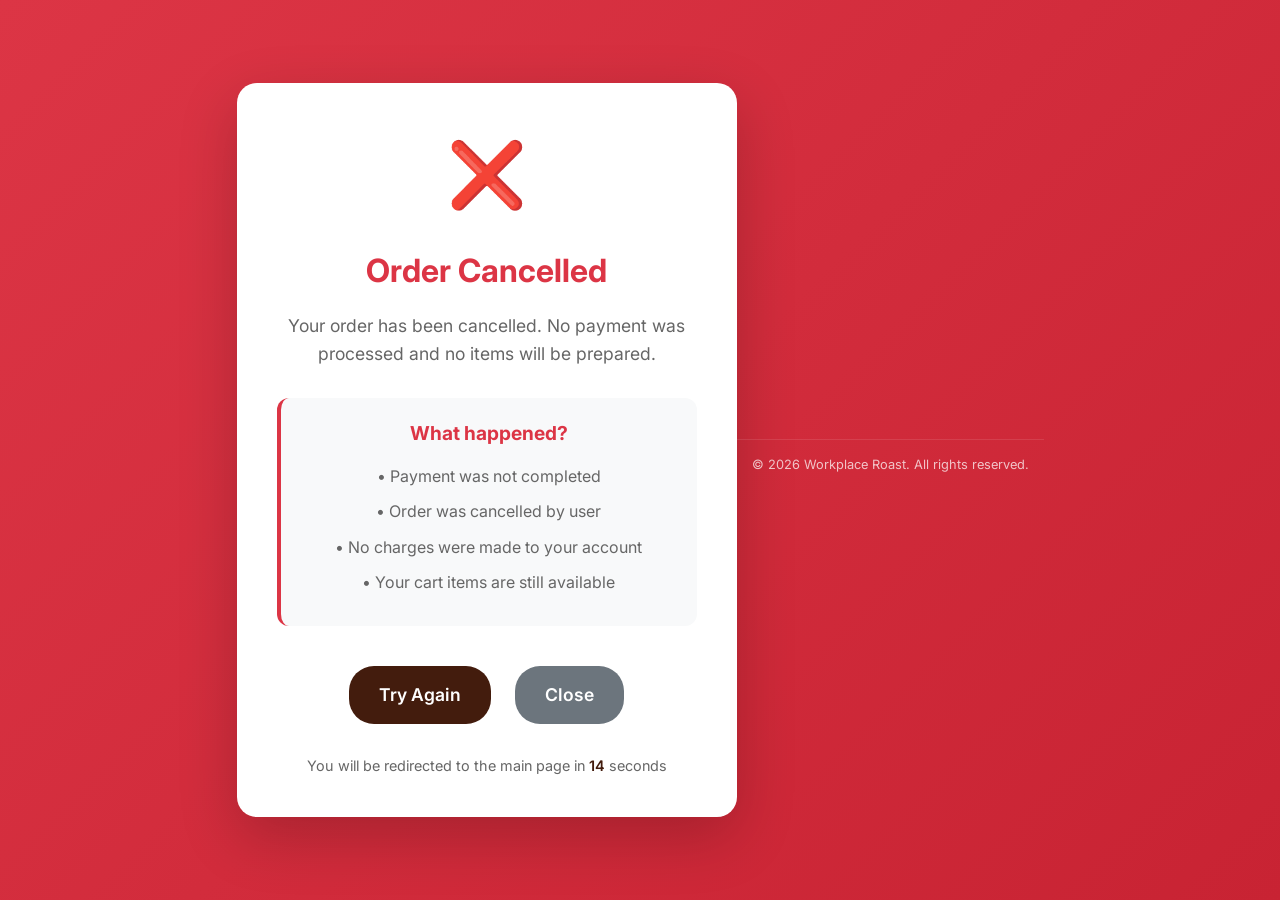
<file: pwa/cancel.html>
<!DOCTYPE html>
<html lang="en">
<head>
    <meta charset="UTF-8">
    <meta name="viewport" content="width=device-width, initial-scale=1.0">
    <title>Order Cancelled - Workplace Roast</title>
    
    <!-- Favicon -->
    <link rel="icon" type="image/png" href="Brand/favicon.png">
    <link rel="shortcut icon" type="image/png" href="Brand/favicon.png">
    <link rel="apple-touch-icon" href="Brand/favicon.png">
    
    <!-- Google Fonts -->
    <link rel="preconnect" href="https://fonts.googleapis.com">
    <link rel="preconnect" href="https://fonts.gstatic.com" crossorigin>
    <link href="https://fonts.googleapis.com/css2?family=Inter:wght@300;400;500;600;700&display=swap" rel="stylesheet">
    
    <style>
        * {
            margin: 0;
            padding: 0;
            box-sizing: border-box;
        }

        body {
            font-family: 'Inter', 'Segoe UI', 'Roboto', 'Helvetica Neue', Arial, sans-serif;
            background: linear-gradient(135deg, #dc3545, #c82333);
            color: #333;
            line-height: 1.6;
            min-height: 100vh;
            display: flex;
            align-items: center;
            justify-content: center;
        }

        .container {
            background: white;
            border-radius: 20px;
            padding: 40px;
            max-width: 500px;
            width: 90%;
            text-align: center;
            box-shadow: 0 20px 60px rgba(0, 0, 0, 0.2);
            animation: slideUp 0.8s ease-out;
        }

        .cancel-icon {
            font-size: 4rem;
            color: #dc3545;
            margin-bottom: 20px;
            animation: shake 0.5s ease-out;
        }

        .cancel-title {
            font-size: 2rem;
            font-weight: 700;
            color: #dc3545;
            margin-bottom: 15px;
        }

        .cancel-message {
            font-size: 1.1rem;
            color: #666;
            margin-bottom: 30px;
            line-height: 1.6;
        }

        .info-box {
            background: #f8f9fa;
            padding: 20px;
            border-radius: 12px;
            margin-bottom: 30px;
            border-left: 4px solid #dc3545;
        }

        .info-box h3 {
            color: #dc3545;
            margin-bottom: 15px;
            font-size: 1.2rem;
        }

        .info-box p {
            color: #666;
            margin-bottom: 10px;
        }

        .btn {
            background: #431c0d;
            color: white;
            border: none;
            padding: 15px 30px;
            border-radius: 25px;
            font-size: 1.1rem;
            font-weight: 600;
            cursor: pointer;
            transition: all 0.3s ease;
            text-decoration: none;
            display: inline-block;
            margin: 10px;
        }

        .btn:hover {
            background: #5a6a4a;
            transform: translateY(-2px);
            box-shadow: 0 8px 25px rgba(107, 122, 90, 0.3);
        }

        .btn-secondary {
            background: #6c757d;
        }

        .btn-secondary:hover {
            background: #5a6268;
        }

        .btn-danger {
            background: #dc3545;
        }

        .btn-danger:hover {
            background: #c82333;
        }

        .timer {
            font-size: 0.9rem;
            color: #666;
            margin-top: 20px;
        }

        .countdown {
            font-weight: 600;
            color: #431c0d;
        }

        @keyframes slideUp {
            from {
                transform: translateY(50px);
                opacity: 0;
            }
            to {
                transform: translateY(0);
                opacity: 1;
            }
        }

        @keyframes shake {
            0%, 100% {
                transform: translateX(0);
            }
            25% {
                transform: translateX(-5px);
            }
            75% {
                transform: translateX(5px);
            }
        }

        @media (max-width: 480px) {
            .container {
                padding: 30px 20px;
                margin: 20px;
            }
            
            .cancel-title {
                font-size: 1.5rem;
            }
            
            .cancel-message {
                font-size: 1rem;
            }
        }
    </style>
</head>
<body>
    <div class="container">
        <div class="cancel-icon">❌</div>
        
        <h1 class="cancel-title">Order Cancelled</h1>
        
        <p class="cancel-message">
            Your order has been cancelled. No payment was processed and no items will be prepared.
        </p>
        
        <div class="info-box">
            <h3>What happened?</h3>
            <p>• Payment was not completed</p>
            <p>• Order was cancelled by user</p>
            <p>• No charges were made to your account</p>
            <p>• Your cart items are still available</p>
        </div>
        
        <div style="margin-bottom: 20px;">
            <a href="index.html" class="btn">Try Again</a>
            <a href="#" class="btn btn-secondary" onclick="window.close()">Close</a>
        </div>
        
        <div class="timer">
            You will be redirected to the main page in <span class="countdown" id="countdown">15</span> seconds
        </div>
    </div>

    <script>
        // Countdown timer
        function startCountdown() {
            let countdown = 15;
            const countdownElement = document.getElementById('countdown');
            
            const timer = setInterval(() => {
                countdown--;
                countdownElement.textContent = countdown;
                
                if (countdown <= 0) {
                    clearInterval(timer);
                    window.location.href = 'index.html';
                }
            }, 1000);
        }

        // Initialize page
        document.addEventListener('DOMContentLoaded', function() {
            startCountdown();
        });
    </script>
    
    <!-- Footer Component -->
    <footer class="app-footer">
        <div class="footer-content">
            <div class="footer-copyright">
                <p>&copy; <span id="currentYear"></span> Workplace Roast. All rights reserved.</p>
            </div>
        </div>
    </footer>
    
    <style>
        .app-footer {
            /* Fallback for browsers that don't support color-mix */
            background: var(--theme-primary);
            /* Modern browsers with color-mix support */
            background: color-mix(in srgb, var(--theme-primary) 90%, transparent);
            color: white;
            padding: 15px;
            text-align: center;
            margin-top: 30px;
            border-top: 1px solid rgba(255, 255, 255, 0.1);
        }
        
        .footer-content {
            max-width: 500px;
            margin: 0 auto;
        }
        
        .footer-copyright {
            font-size: 0.8rem;
            opacity: 0.9;
            color: rgba(255, 255, 255, 0.8);
        }
        
        .footer-copyright p {
            margin: 0;
        }
    </style>
    
    <script>
        // Set current year
        document.getElementById('currentYear').textContent = new Date().getFullYear();
    </script>
</body>
</html>
</file>
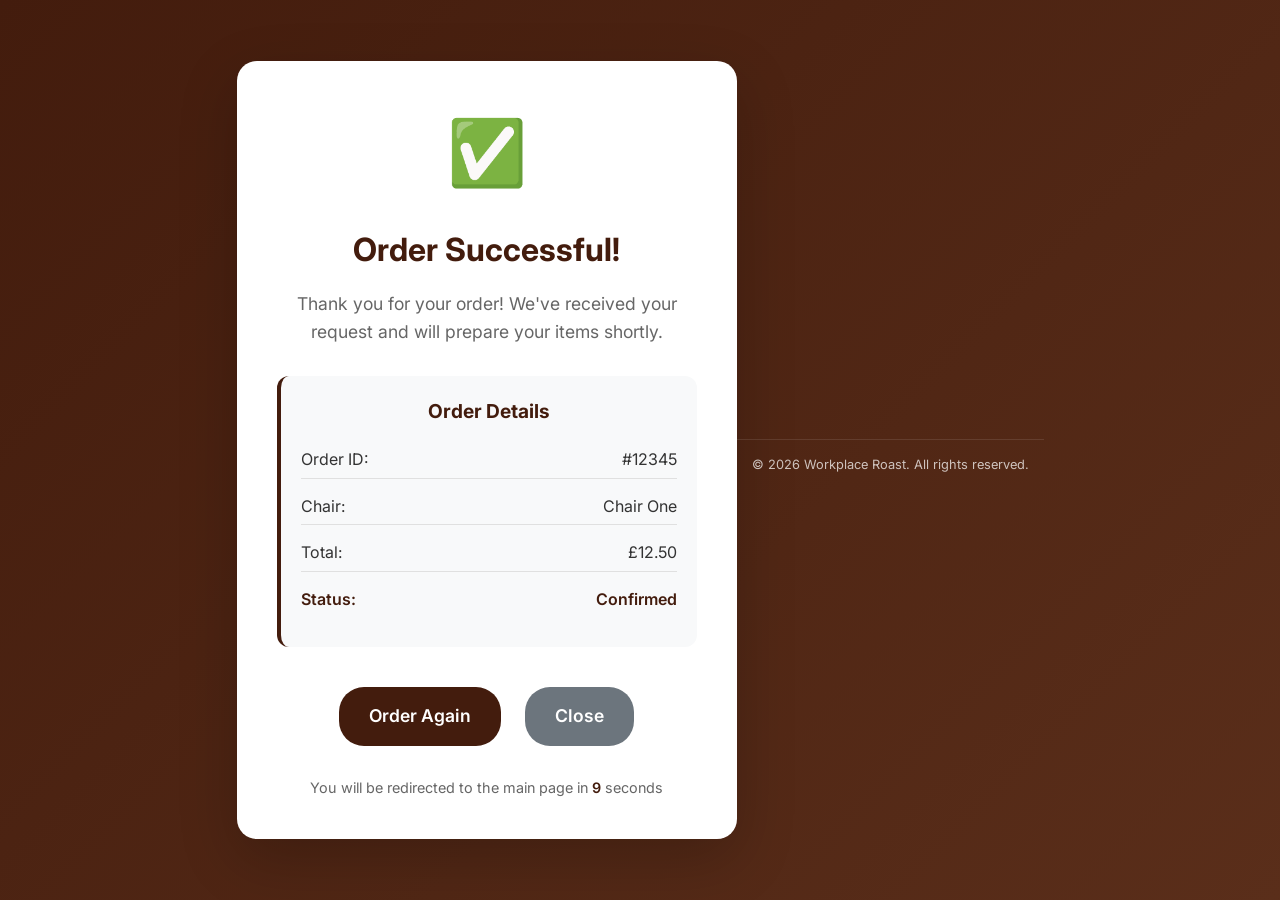
<file: pwa/success.html>
<!DOCTYPE html>
<html lang="en">
<head>
    <meta charset="UTF-8">
    <meta name="viewport" content="width=device-width, initial-scale=1.0">
    <title>Order Successful - Workplace Roast</title>
    
    <!-- Favicon -->
    <link rel="icon" type="image/png" href="Brand/favicon.png">
    <link rel="shortcut icon" type="image/png" href="Brand/favicon.png">
    <link rel="apple-touch-icon" href="Brand/favicon.png">
    
    <!-- Google Fonts -->
    <link rel="preconnect" href="https://fonts.googleapis.com">
    <link rel="preconnect" href="https://fonts.gstatic.com" crossorigin>
    <link href="https://fonts.googleapis.com/css2?family=Inter:wght@300;400;500;600;700&display=swap" rel="stylesheet">
    
    <style>
        * {
            margin: 0;
            padding: 0;
            box-sizing: border-box;
        }

        body {
            font-family: 'Inter', 'Segoe UI', 'Roboto', 'Helvetica Neue', Arial, sans-serif;
            background: linear-gradient(135deg, #431c0d, #5a2e1a);
            color: #333;
            line-height: 1.6;
            min-height: 100vh;
            display: flex;
            align-items: center;
            justify-content: center;
        }

        .container {
            background: white;
            border-radius: 20px;
            padding: 40px;
            max-width: 500px;
            width: 90%;
            text-align: center;
            box-shadow: 0 20px 60px rgba(0, 0, 0, 0.2);
            animation: slideUp 0.8s ease-out;
        }

        .success-icon {
            font-size: 4rem;
            color: #28a745;
            margin-bottom: 20px;
            animation: bounce 1s ease-out;
        }

        .success-title {
            font-size: 2rem;
            font-weight: 700;
            color: #431c0d;
            margin-bottom: 15px;
        }

        .success-message {
            font-size: 1.1rem;
            color: #666;
            margin-bottom: 30px;
            line-height: 1.6;
        }

        .order-info {
            background: #f8f9fa;
            padding: 20px;
            border-radius: 12px;
            margin-bottom: 30px;
            border-left: 4px solid #431c0d;
        }

        .order-info h3 {
            color: #431c0d;
            margin-bottom: 15px;
            font-size: 1.2rem;
        }

        .info-item {
            display: flex;
            justify-content: space-between;
            margin-bottom: 10px;
            padding: 5px 0;
            border-bottom: 1px solid #e0e0e0;
        }

        .info-item:last-child {
            border-bottom: none;
            font-weight: 600;
            color: #431c0d;
        }

        .btn {
            background: #431c0d;
            color: white;
            border: none;
            padding: 15px 30px;
            border-radius: 25px;
            font-size: 1.1rem;
            font-weight: 600;
            cursor: pointer;
            transition: all 0.3s ease;
            text-decoration: none;
            display: inline-block;
            margin: 10px;
        }

        .btn:hover {
            background: #5a6a4a;
            transform: translateY(-2px);
            box-shadow: 0 8px 25px rgba(107, 122, 90, 0.3);
        }

        .btn-secondary {
            background: #6c757d;
        }

        .btn-secondary:hover {
            background: #5a6268;
        }

        .timer {
            font-size: 0.9rem;
            color: #666;
            margin-top: 20px;
        }

        .countdown {
            font-weight: 600;
            color: #431c0d;
        }

        @keyframes slideUp {
            from {
                transform: translateY(50px);
                opacity: 0;
            }
            to {
                transform: translateY(0);
                opacity: 1;
            }
        }

        @keyframes bounce {
            0%, 20%, 50%, 80%, 100% {
                transform: translateY(0);
            }
            40% {
                transform: translateY(-10px);
            }
            60% {
                transform: translateY(-5px);
            }
        }

        @media (max-width: 480px) {
            .container {
                padding: 30px 20px;
                margin: 20px;
            }
            
            .success-title {
                font-size: 1.5rem;
            }
            
            .success-message {
                font-size: 1rem;
            }
        }
    </style>
</head>
<body>
    <div class="container">
        <div class="success-icon">✅</div>
        
        <h1 class="success-title">Order Successful!</h1>
        
        <p class="success-message">
            Thank you for your order! We've received your request and will prepare your items shortly.
        </p>
        
        <div class="order-info">
            <h3>Order Details</h3>
            <div class="info-item">
                <span>Order ID:</span>
                <span id="orderId">#12345</span>
            </div>
            <div class="info-item">
                <span>Chair:</span>
                <span id="chairNumber">Chair One</span>
            </div>
            <div class="info-item">
                <span>Total:</span>
                <span id="orderTotal">£12.50</span>
            </div>
            <div class="info-item">
                <span>Status:</span>
                <span>Confirmed</span>
            </div>
        </div>
        
        <div style="margin-bottom: 20px;">
            <a href="index.html" class="btn">Order Again</a>
            <a href="#" class="btn btn-secondary" onclick="window.close()">Close</a>
        </div>
        
        <div class="timer">
            You will be redirected to the main page in <span class="countdown" id="countdown">10</span> seconds
        </div>
    </div>

    <script>
        // Get order details from URL parameters or localStorage
        function getOrderDetails() {
            const urlParams = new URLSearchParams(window.location.search);
            const orderId = urlParams.get('orderId') || localStorage.getItem('lastOrderId') || '12345';
            const chairNumber = urlParams.get('chairNumber') || localStorage.getItem('lastChairNumber') || '1';
            const total = urlParams.get('total') || localStorage.getItem('lastOrderTotal') || '12.50';
            
            // Update display
            document.getElementById('orderId').textContent = `#${orderId}`;
            
            const chairNames = ['One', 'Two', 'Three', 'Four', 'Five', 'Six', 'Seven', 'Eight'];
            document.getElementById('chairNumber').textContent = `Chair ${chairNames[chairNumber - 1] || 'Unknown'}`;
            
            document.getElementById('orderTotal').textContent = `£${parseFloat(total).toFixed(2)}`;
            
            // Clear stored data
            localStorage.removeItem('lastOrderId');
            localStorage.removeItem('lastChairNumber');
            localStorage.removeItem('lastOrderTotal');
        }

        // Countdown timer
        function startCountdown() {
            let countdown = 10;
            const countdownElement = document.getElementById('countdown');
            
            const timer = setInterval(() => {
                countdown--;
                countdownElement.textContent = countdown;
                
                if (countdown <= 0) {
                    clearInterval(timer);
                    window.location.href = 'index.html';
                }
            }, 1000);
        }

        // Initialize page
        document.addEventListener('DOMContentLoaded', function() {
            getOrderDetails();
            startCountdown();
        });
    </script>
    
    <!-- Footer Component -->
    <footer class="app-footer">
        <div class="footer-content">
            <div class="footer-copyright">
                <p>&copy; <span id="currentYear"></span> Workplace Roast. All rights reserved.</p>
            </div>
        </div>
    </footer>
    
    <style>
        .app-footer {
            /* Fallback for browsers that don't support color-mix */
            background: var(--theme-primary);
            /* Modern browsers with color-mix support */
            background: color-mix(in srgb, var(--theme-primary) 90%, transparent);
            color: white;
            padding: 15px;
            text-align: center;
            margin-top: 30px;
            border-top: 1px solid rgba(255, 255, 255, 0.1);
        }
        
        .footer-content {
            max-width: 500px;
            margin: 0 auto;
        }
        
        .footer-copyright {
            font-size: 0.8rem;
            opacity: 0.9;
            color: rgba(255, 255, 255, 0.8);
        }
        
        .footer-copyright p {
            margin: 0;
        }
    </style>
    
    <script>
        // Set current year
        document.getElementById('currentYear').textContent = new Date().getFullYear();
    </script>
</body>
</html>
</file>
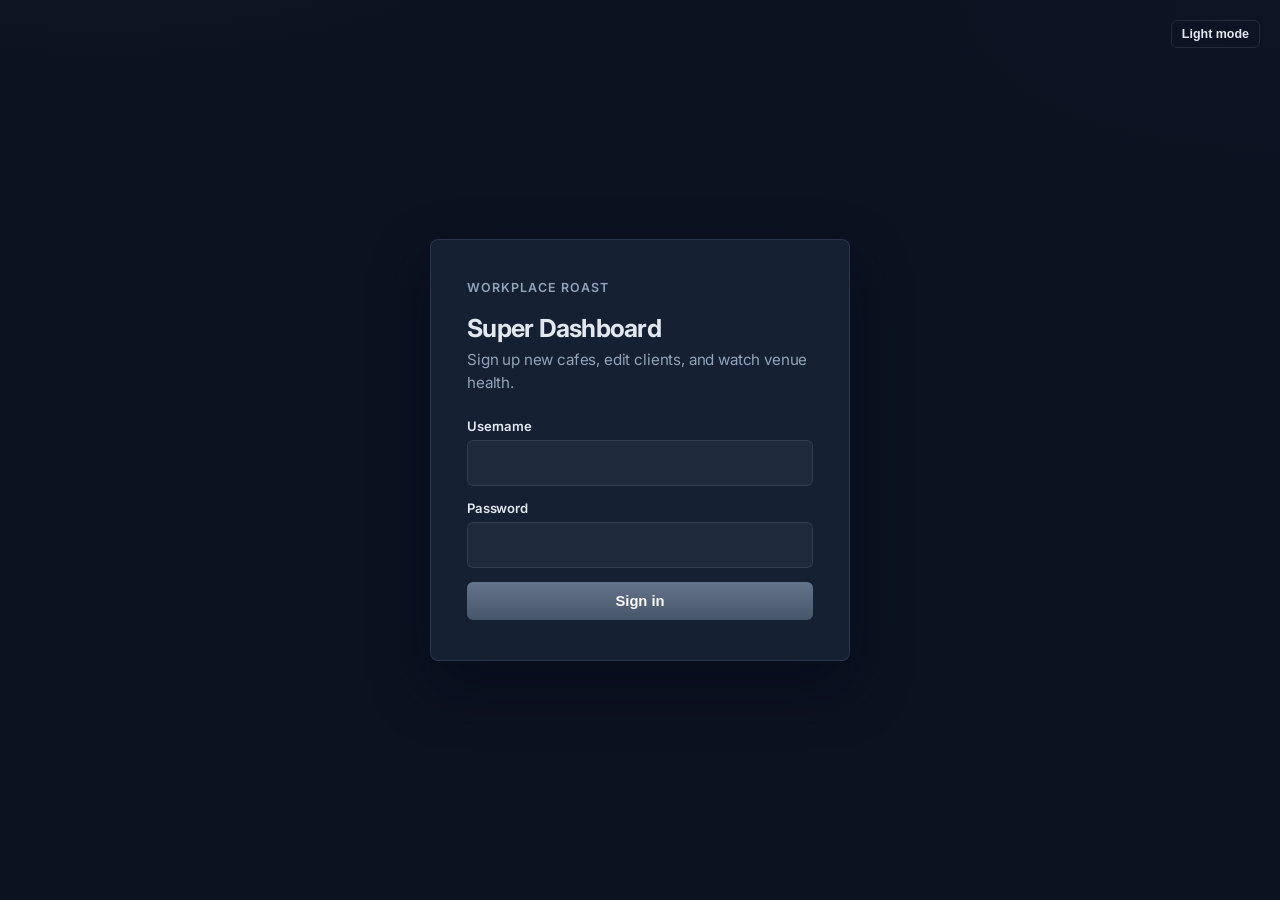
<file: pwa/super-admin.html>
<!DOCTYPE html>
<html lang="en" data-theme="dark">
<head>
    <meta charset="UTF-8">
    <meta name="viewport" content="width=device-width, initial-scale=1.0">
    <title>Workplace Roast — Super Dashboard</title>
    <script>
        (function () {
            var theme = localStorage.getItem('superDashTheme') || 'dark';
            document.documentElement.setAttribute('data-theme', theme === 'light' ? 'light' : 'dark');
        })();
    </script>
    <link rel="icon" type="image/png" href="Brand/favicon.png">
    <link rel="preconnect" href="https://fonts.googleapis.com">
    <link rel="preconnect" href="https://fonts.gstatic.com" crossorigin>
    <link href="https://fonts.googleapis.com/css2?family=Inter:wght@400;500;600;700&display=swap" rel="stylesheet">
    <style>
        :root {
            --brown: #334155;
            --brown-2: #475569;
            --accent: #64748b;
            --accent-soft: rgba(100, 116, 139, 0.18);
            --bg: #f1f5f9;
            --bg-elevated: #f8fafc;
            --card: #ffffff;
            --text: #0f172a;
            --muted: #64748b;
            --line: #e2e8f0;
            --header-bg: rgba(15, 23, 42, 0.94);
            --header-text: #f8fafc;
            --header-muted: rgba(248, 250, 252, 0.68);
            --header-btn: rgba(255, 255, 255, 0.08);
            --header-btn-border: rgba(255, 255, 255, 0.14);
            --input-bg: #fff;
            --shadow: 0 18px 50px rgba(15, 23, 42, 0.08);
            --healthy: #1b7a4e;
            --healthy-bg: #e6f6ee;
            --attention: #9a6b12;
            --attention-bg: #fff4d6;
            --risk: #b42318;
            --risk-bg: #fde8e6;
            --inactive: #5c5c5c;
            --inactive-bg: #ececec;
            --setup: #175cd3;
            --setup-bg: #e8f1ff;
            --banner-bg: #fff4d6;
            --banner-border: #efd48a;
            --banner-text: #5c4308;
            --code-bg: #f1f5f9;
            color-scheme: light;
        }
        [data-theme="dark"] {
            --bg: #0b1220;
            --bg-elevated: #111827;
            --card: #152033;
            --text: #e2e8f0;
            --muted: #94a3b8;
            --line: rgba(148, 163, 184, 0.16);
            --header-bg: rgba(2, 6, 23, 0.86);
            --header-text: #f1f5f9;
            --header-muted: rgba(241, 245, 249, 0.58);
            --header-btn: rgba(255, 255, 255, 0.05);
            --header-btn-border: rgba(148, 163, 184, 0.18);
            --input-bg: #1e293b;
            --shadow: 0 24px 60px rgba(2, 6, 23, 0.45);
            --healthy: #3dd68c;
            --healthy-bg: rgba(61, 214, 140, 0.14);
            --attention: #f5c15a;
            --attention-bg: rgba(245, 193, 90, 0.14);
            --risk: #ff7a70;
            --risk-bg: rgba(255, 122, 112, 0.14);
            --inactive: #b8b0aa;
            --inactive-bg: rgba(255, 255, 255, 0.08);
            --setup: #7eb6ff;
            --setup-bg: rgba(126, 182, 255, 0.14);
            --banner-bg: rgba(245, 193, 90, 0.12);
            --banner-border: rgba(245, 193, 90, 0.28);
            --banner-text: #f5c15a;
            --code-bg: rgba(148, 163, 184, 0.12);
            --brown: #e2e8f0;
            --brown-2: #94a3b8;
            --accent: #94a3b8;
            --accent-soft: rgba(148, 163, 184, 0.22);
            color-scheme: dark;
        }
        * { box-sizing: border-box; margin: 0; padding: 0; }
        html, body { min-height: 100%; }
        body {
            font-family: Inter, system-ui, sans-serif;
            background:
                radial-gradient(1200px 500px at 10% -10%, rgba(100, 116, 139, 0.16), transparent 55%),
                radial-gradient(900px 420px at 100% 0%, rgba(15, 23, 42, 0.12), transparent 50%),
                var(--bg);
            color: var(--text);
            min-height: 100vh;
            letter-spacing: -0.01em;
        }
        [data-theme="dark"] body {
            background:
                radial-gradient(1000px 480px at 8% -20%, rgba(100, 116, 139, 0.14), transparent 50%),
                radial-gradient(800px 380px at 100% 0%, rgba(15, 23, 42, 0.55), transparent 46%),
                var(--bg);
        }
        .hidden { display: none !important; }
        .login-wrap {
            min-height: 100vh;
            display: flex;
            align-items: center;
            justify-content: center;
            padding: 24px;
            position: relative;
        }
        .theme-float {
            position: absolute;
            top: 20px;
            right: 20px;
        }
        .login-card {
            width: 100%;
            max-width: 420px;
            background: var(--card);
            padding: 40px 36px;
            border-radius: 8px;
            border: 1px solid var(--line);
            box-shadow: var(--shadow);
            backdrop-filter: blur(16px);
        }
        .login-brand {
            display: flex;
            align-items: center;
            gap: 10px;
            margin-bottom: 18px;
            color: var(--muted);
            font-size: 0.78rem;
            font-weight: 600;
            letter-spacing: 0.08em;
            text-transform: uppercase;
        }
        .login-brand img { height: 28px; width: auto; }
        .login-card h1 { font-size: 1.55rem; letter-spacing: -0.03em; margin-bottom: 6px; }
        .login-card p { color: var(--muted); margin-bottom: 24px; font-size: 0.95rem; line-height: 1.45; }
        label { display: block; font-weight: 600; font-size: 0.82rem; margin-bottom: 6px; color: var(--text); }
        input, select, textarea {
            width: 100%;
            padding: 12px 13px;
            border: 1px solid var(--line);
            border-radius: 6px;
            font: inherit;
            margin-bottom: 14px;
            background: var(--input-bg);
            color: var(--text);
        }
        input:focus, select:focus, textarea:focus {
            outline: none;
            border-color: var(--accent);
            box-shadow: 0 0 0 3px var(--accent-soft);
        }
        textarea { min-height: 80px; resize: vertical; }
        .btn {
            background: linear-gradient(180deg, #475569, #334155);
            color: #fff;
            border: 0;
            padding: 11px 16px;
            border-radius: 6px;
            font-weight: 600;
            cursor: pointer;
            font-size: 0.92rem;
            transition: transform 0.15s ease, box-shadow 0.15s ease, filter 0.15s ease;
        }
        [data-theme="dark"] .btn {
            background: linear-gradient(180deg, #64748b, #475569);
            color: #f8fafc;
        }
        .btn:hover { filter: brightness(1.06); transform: translateY(-1px); }
        .btn-secondary {
            background: transparent;
            color: var(--text);
            border: 1px solid var(--line);
        }
        [data-theme="dark"] .btn-secondary { background: transparent; color: var(--text); }
        .btn-ghost {
            background: transparent;
            color: var(--text);
            border: 1px solid var(--line);
        }
        [data-theme="dark"] .btn-ghost { background: transparent; color: var(--text); }
        .btn-danger { background: #b42318; color: #fff; }
        [data-theme="dark"] .btn-danger { background: #c93a32; color: #fff; }
        .btn-small { padding: 6px 10px; font-size: 0.78rem; }
        .top {
            position: sticky;
            top: 0;
            z-index: 10;
            background: var(--header-bg);
            color: var(--header-text);
            padding: 16px 28px;
            border-bottom: 1px solid var(--header-btn-border);
            backdrop-filter: blur(18px);
        }
        .top-inner {
            max-width: 1240px;
            margin: 0 auto;
            display: flex;
            justify-content: space-between;
            gap: 16px;
            flex-wrap: wrap;
            align-items: center;
        }
        .top h1 { font-size: 1.28rem; letter-spacing: -0.03em; }
        .top p { color: var(--header-muted); font-size: 0.86rem; margin-top: 3px; }
        .top-actions { display: flex; gap: 8px; flex-wrap: wrap; align-items: center; }
        .top-actions a, .top-actions button {
            color: var(--header-text);
            text-decoration: none;
            border: 1px solid var(--header-btn-border);
            background: var(--header-btn);
            padding: 8px 12px;
            border-radius: 6px;
            font-weight: 600;
            font-size: 0.8rem;
            cursor: pointer;
            font-family: inherit;
        }
        .top-actions a:hover, .top-actions button:hover { background: rgba(148, 163, 184, 0.22); }
        .theme-toggle {
            display: inline-flex;
            align-items: center;
            gap: 6px;
        }
        .wrap { max-width: 1240px; margin: 0 auto; padding: 28px 24px 48px; }
        .kpis {
            display: grid;
            grid-template-columns: repeat(auto-fill, minmax(170px, 1fr));
            gap: 12px;
            margin-bottom: 22px;
        }
        .kpi {
            background: var(--card);
            border-radius: 8px;
            padding: 16px 16px 14px;
            border: 1px solid var(--line);
            box-shadow: var(--shadow);
            position: relative;
            overflow: hidden;
        }
        .kpi::before {
            content: '';
            position: absolute;
            left: 0;
            top: 0;
            bottom: 0;
            width: 3px;
            background: var(--accent);
        }
        .kpi .n { font-size: 1.7rem; font-weight: 700; letter-spacing: -0.04em; }
        .kpi .l { font-size: 0.76rem; color: var(--muted); margin-top: 4px; font-weight: 600; text-transform: uppercase; letter-spacing: 0.04em; }
        .toolbar {
            display: flex;
            justify-content: space-between;
            gap: 12px;
            flex-wrap: wrap;
            align-items: center;
            margin-bottom: 16px;
        }
        .filters { display: flex; gap: 8px; flex-wrap: wrap; }
        .chip {
            border: 1px solid var(--line);
            background: var(--card);
            padding: 7px 13px;
            border-radius: 6px;
            cursor: pointer;
            font-size: 0.8rem;
            font-weight: 600;
            color: var(--muted);
            font-family: inherit;
        }
        .chip:hover { border-color: var(--accent); color: var(--text); }
        .chip.active { background: var(--accent); color: #0f172a; border-color: var(--accent); }
        [data-theme="dark"] .chip.active { color: #0f172a; }
        .banner {
            background: var(--banner-bg);
            border: 1px solid var(--banner-border);
            color: var(--banner-text);
            padding: 12px 14px;
            border-radius: 6px;
            margin-bottom: 16px;
            font-size: 0.9rem;
        }
        .banner.error {
            background: var(--risk-bg);
            border-color: transparent;
            color: var(--risk);
        }
        .grid {
            display: grid;
            grid-template-columns: repeat(auto-fill, minmax(310px, 1fr));
            gap: 14px;
        }
        .cafe {
            background: var(--card);
            border: 1px solid var(--line);
            border-radius: 8px;
            padding: 18px;
            display: flex;
            flex-direction: column;
            gap: 12px;
            box-shadow: var(--shadow);
            transition: transform 0.18s ease, border-color 0.18s ease;
        }
        .cafe:hover {
            transform: translateY(-2px);
            border-color: rgba(148, 163, 184, 0.45);
        }
        .cafe-head { display: flex; justify-content: space-between; gap: 10px; align-items: center; }
        .cafe h3 { font-size: 1.08rem; letter-spacing: -0.02em; }
        .pill {
            font-size: 0.7rem;
            font-weight: 700;
            letter-spacing: 0.04em;
            text-transform: uppercase;
            padding: 5px 9px;
            border-radius: 4px;
            white-space: nowrap;
        }
        .st-healthy { background: var(--healthy-bg); color: var(--healthy); }
        .st-attention { background: var(--attention-bg); color: var(--attention); }
        .st-at_risk { background: var(--risk-bg); color: var(--risk); }
        .st-inactive { background: var(--inactive-bg); color: var(--inactive); }
        .st-setup { background: var(--setup-bg); color: var(--setup); }
        .meta { font-size: 0.85rem; color: var(--muted); display: grid; gap: 6px; }
        .meta a { color: inherit; }
        .meta code {
            background: var(--code-bg);
            padding: 2px 6px;
            border-radius: 4px;
            color: var(--text);
            font-weight: 600;
        }
        .stats-row {
            display: grid;
            grid-template-columns: repeat(3, 1fr);
            gap: 6px;
            font-size: 0.75rem;
            color: var(--muted);
        }
        .stats-row div {
            background: var(--bg-elevated);
            border-radius: 6px;
            padding: 10px 8px;
            text-align: center;
        }
        .stats-row strong { display: block; color: var(--text); font-size: 0.98rem; margin-bottom: 2px; }
        .reasons { font-size: 0.8rem; color: var(--muted); }
        .score-bar {
            height: 6px;
            background: var(--code-bg);
            border-radius: 2px;
            overflow: hidden;
        }
        .score-bar span {
            display: block;
            height: 100%;
            border-radius: 2px;
            background: var(--healthy);
        }
        .score-bar.attention span { background: var(--attention); }
        .score-bar.at_risk span, .score-bar.inactive span { background: var(--risk); }
        .score-bar.setup span { background: var(--setup); }
        .cafe-actions { display: flex; gap: 6px; flex-wrap: wrap; margin-top: auto; }
        .empty-state {
            grid-column: 1 / -1;
            text-align: center;
            padding: 48px 20px;
            border: 1px dashed var(--line);
            border-radius: 8px;
            color: var(--muted);
            background: color-mix(in srgb, var(--card) 70%, transparent);
        }
        .empty-state p:first-child { color: var(--text); font-weight: 600; margin-bottom: 6px; }
        .overlay {
            position: fixed;
            inset: 0;
            background: rgba(8, 6, 5, 0.62);
            display: flex;
            align-items: flex-start;
            justify-content: center;
            padding: 40px 16px;
            overflow: auto;
            z-index: 20;
            backdrop-filter: blur(8px);
        }
        .drawer {
            background: var(--card);
            width: min(560px, 100%);
            border-radius: 8px;
            padding: 26px;
            margin-bottom: 40px;
            border: 1px solid var(--line);
            box-shadow: var(--shadow);
        }
        .drawer h2 { margin-bottom: 16px; font-size: 1.22rem; letter-spacing: -0.03em; }
        .row { display: grid; grid-template-columns: 1fr 1fr; gap: 12px; }
        @media (max-width: 640px) {
            .row { grid-template-columns: 1fr; }
            .top { padding: 14px 16px; }
            .wrap { padding: 20px 16px 40px; }
        }
        .hint { font-size: 0.78rem; color: var(--muted); margin: -8px 0 12px; }
        .reset-check {
            display: flex;
            align-items: center;
            gap: 8px;
            font-weight: 500;
            margin-bottom: 12px;
        }
        .reset-check input { width: auto; margin: 0; }
        .color-field { display: flex; align-items: center; gap: 8px; }
        .color-field input[type="color"] {
            width: 44px;
            height: 40px;
            padding: 2px;
            border-radius: 6px;
            flex: 0 0 44px;
        }
        .color-field input[type="text"] { margin-bottom: 0; }
        .logo-preview {
            display: flex;
            align-items: center;
            gap: 12px;
            margin: 8px 0 12px;
        }
        .logo-preview img {
            width: 56px;
            height: 56px;
            object-fit: contain;
            border-radius: 8px;
            border: 1px solid var(--line);
            background: var(--bg-elevated);
        }
        .cafe-logo {
            width: 36px;
            height: 36px;
            object-fit: contain;
            border-radius: 6px;
            background: var(--bg-elevated);
            border: 1px solid var(--line);
            flex: 0 0 36px;
        }
        .cafe-title {
            display: flex;
            align-items: center;
            gap: 10px;
            min-width: 0;
        }
        .toast {
            position: fixed;
            bottom: 20px;
            right: 20px;
            background: #1e293b;
            color: #fff;
            padding: 12px 16px;
            border-radius: 6px;
            z-index: 40;
            max-width: 320px;
            box-shadow: var(--shadow);
        }
        [data-theme="dark"] .toast { background: #e2e8f0; color: #0f172a; }
        .toast.error { background: #b42318; color: #fff; }
    </style>
</head>
<body>
    <div id="loginForm" class="login-wrap">
        <button type="button" class="btn btn-ghost btn-small theme-float theme-toggle" onclick="toggleTheme()">Light mode</button>
        <form class="login-card" onsubmit="handleLogin(event)">
            <div class="login-brand">Workplace Roast</div>
            <h1>Super Dashboard</h1>
            <p>Sign up new cafes, edit clients, and watch venue health.</p>
            <label for="username">Username</label>
            <input id="username" autocomplete="username" required>
            <label for="password">Password</label>
            <input id="password" type="password" autocomplete="current-password" required>
            <button class="btn" type="submit" style="width:100%">Sign in</button>
        </form>
    </div>

    <div id="dashboard" class="hidden">
        <header class="top">
            <div class="top-inner">
                <div>
                    <h1>Super Dashboard</h1>
                    <p>Platform owner view — every cafe, setup, and trading health</p>
                </div>
                <div class="top-actions">
                    <button type="button" class="theme-toggle" id="themeToggle" onclick="toggleTheme()">Light mode</button>
                    <a href="admin.html">Catalog admin</a>
                    <a href="cafe-admin.html?cb=17">Cafe owner login</a>
                    <button type="button" onclick="runMigration()">Update database</button>
                    <button type="button" onclick="logout()">Log out</button>
                </div>
            </div>
        </header>
        <main class="wrap">
            <div id="apiBanner" class="banner hidden"></div>
            <div class="kpis">
                <div class="kpi"><div class="n" id="kpiTotal">0</div><div class="l">Cafes</div></div>
                <div class="kpi"><div class="n" id="kpiHealthy">0</div><div class="l">Healthy</div></div>
                <div class="kpi"><div class="n" id="kpiWatch">0</div><div class="l">Need attention</div></div>
                <div class="kpi"><div class="n" id="kpiSetup">0</div><div class="l">Setup incomplete</div></div>
                <div class="kpi"><div class="n" id="kpiOrders">0</div><div class="l">Orders (7 days)</div></div>
            </div>
            <div class="toolbar">
                <div class="filters" id="filters">
                    <button type="button" class="chip active" data-filter="all">All</button>
                    <button type="button" class="chip" data-filter="healthy">Healthy</button>
                    <button type="button" class="chip" data-filter="attention">Attention</button>
                    <button type="button" class="chip" data-filter="at_risk">At risk</button>
                    <button type="button" class="chip" data-filter="setup">Setup</button>
                    <button type="button" class="chip" data-filter="inactive">Inactive</button>
                </div>
                <button type="button" class="btn" onclick="openEditor()">+ New cafe</button>
            </div>
            <div id="cafeGrid" class="grid"></div>
        </main>
    </div>

    <div id="editor" class="overlay hidden" onclick="backdropClose(event)">
        <form class="drawer" onsubmit="saveClient(event)">
            <h2 id="editorTitle">New cafe</h2>
            <input type="hidden" id="editId">
            <label for="clientName">Cafe / client name *</label>
            <input id="clientName" required placeholder="e.g. Bench Cafe">
            <div class="row">
                <div>
                    <label for="clientSlug">URL slug</label>
                    <input id="clientSlug" placeholder="bench-cafe">
                    <p class="hint">Customers can use /pwa/your-slug after deploy.</p>
                </div>
                <div>
                    <label for="clientTier">Plan</label>
                    <select id="clientTier">
                        <option value="basic">Basic</option>
                        <option value="premium">Premium</option>
                    </select>
                </div>
            </div>
            <div class="row">
                <div>
                    <label for="contactName">Owner / contact name</label>
                    <input id="contactName">
                </div>
                <div>
                    <label for="contactEmail">Contact email</label>
                    <input id="contactEmail" type="email">
                </div>
            </div>
            <label for="clientNotes">Internal notes</label>
            <textarea id="clientNotes" placeholder="Hours, machine type, anything useful"></textarea>
            <div class="row">
                <div>
                    <label for="brandPrimary">Primary colour</label>
                    <div class="color-field">
                        <input type="color" id="brandPrimaryPicker" value="#334155" aria-label="Primary colour picker">
                        <input id="brandPrimary" type="text" maxlength="7" placeholder="#334155">
                    </div>
                </div>
                <div>
                    <label for="brandAccent">Accent colour</label>
                    <div class="color-field">
                        <input type="color" id="brandAccentPicker" value="#c4a574" aria-label="Accent colour picker">
                        <input id="brandAccent" type="text" maxlength="7" placeholder="#c4a574">
                    </div>
                </div>
            </div>
            <p class="hint">Used on the cafe owner dashboard header, buttons, and highlights.</p>
            <label for="cafeLogo">Logo</label>
            <input id="cafeLogo" type="file" accept="image/png,image/jpeg,image/webp">
            <div id="logoPreviewWrap" class="logo-preview hidden">
                <img id="logoPreview" alt="Cafe logo preview">
                <button type="button" class="btn btn-small btn-ghost" onclick="clearLogo()">Remove logo</button>
            </div>
            <p class="hint">PNG, JPG or WebP, under 1.5MB.</p>
            <label style="display:flex;align-items:center;gap:8px;font-weight:600;margin-bottom:12px;">
                <input id="clientActive" type="checkbox" checked style="width:auto;margin:0;">
                Active (can take orders)
            </label>
            <div id="accessCodeRow" class="hidden">
                <label>Access code</label>
                <p><code id="shownAccessCode"></code>
                    <button type="button" class="btn btn-small btn-ghost" onclick="copyShownCode()">Copy</button>
                </p>
                <label style="display:flex;align-items:center;gap:8px;font-weight:500;">
                    <input id="regenCode" type="checkbox" style="width:auto;margin:0;">
                    Generate a new access code
                </label>
            </div>
            <label for="ownerPassword">Cafe owner password</label>
            <input id="ownerPassword" type="password" placeholder="Leave blank to keep / use default">
            <p class="hint" id="passwordHint">New cafes default to CafeOwner2024 unless you set one here.</p>
            <label id="resetPasswordRow" class="hidden reset-check">
                <input id="resetOwnerPassword" type="checkbox" style="width:auto;margin:0;">
                Reset owner password to default (CafeOwner2024)
            </label>
            <div style="display:flex;gap:8px;flex-wrap:wrap;margin-top:8px;">
                <button type="submit" class="btn">Save cafe</button>
                <button type="button" class="btn btn-secondary" onclick="closeEditor()">Cancel</button>
                <button type="button" id="deleteBtn" class="btn btn-danger hidden" onclick="deleteClient()">Delete</button>
            </div>
        </form>
    </div>
    <div id="toast" class="toast hidden"></div>

    <script src="config.js?v=11"></script>
    <script>
        const ADMIN_CREDENTIALS = {
            username: 'admin',
            password: 'WorkplaceRoast2024'
        };

        let clients = [];
        let filter = 'all';
        let editing = null;
        let pendingRemoveLogo = false;

        const THEME_KEY = 'superDashTheme';

        document.addEventListener('DOMContentLoaded', () => {
            applyTheme(localStorage.getItem(THEME_KEY) || 'dark');
            bindColorField('brandPrimaryPicker', 'brandPrimary');
            bindColorField('brandAccentPicker', 'brandAccent');
            document.getElementById('cafeLogo').addEventListener('change', previewLogoFile);
            document.querySelectorAll('#filters .chip').forEach(btn => {
                btn.addEventListener('click', () => {
                    filter = btn.dataset.filter;
                    document.querySelectorAll('#filters .chip').forEach(c => c.classList.toggle('active', c === btn));
                    render();
                });
            });
            const saved = localStorage.getItem('adminUser');
            if (saved) {
                showDash();
            }
        });

        function applyTheme(theme) {
            const next = theme === 'light' ? 'light' : 'dark';
            document.documentElement.setAttribute('data-theme', next);
            localStorage.setItem(THEME_KEY, next);
            const label = next === 'dark' ? 'Light mode' : 'Dark mode';
            document.querySelectorAll('.theme-toggle').forEach(btn => {
                btn.textContent = label;
            });
        }

        function toggleTheme() {
            const current = document.documentElement.getAttribute('data-theme') === 'light' ? 'light' : 'dark';
            applyTheme(current === 'dark' ? 'light' : 'dark');
        }

        function handleLogin(event) {
            event.preventDefault();
            const username = document.getElementById('username').value.trim();
            const password = document.getElementById('password').value;
            if (username === ADMIN_CREDENTIALS.username && password === ADMIN_CREDENTIALS.password) {
                localStorage.setItem('adminUser', JSON.stringify({ username, loginTime: new Date() }));
                showDash();
            } else {
                toast('Wrong username or password', true);
            }
        }

        function logout() {
            localStorage.removeItem('adminUser');
            document.getElementById('dashboard').classList.add('hidden');
            document.getElementById('loginForm').classList.remove('hidden');
        }

        function showDash() {
            document.getElementById('loginForm').classList.add('hidden');
            document.getElementById('dashboard').classList.remove('hidden');
            loadClients();
        }

        function apiHeaders() {
            const token = (typeof CONFIG !== 'undefined' && CONFIG.ADMIN_TOKEN) ? CONFIG.ADMIN_TOKEN : '';
            return {
                'Content-Type': 'application/json',
                'Authorization': 'Bearer ' + token,
                'X-Admin-Token': token
            };
        }

        function apiUrl(path) {
            const base = (typeof CONFIG !== 'undefined' && CONFIG.API_BASE_URL)
                ? CONFIG.API_BASE_URL
                : (window.location.origin + '/pwa/api');
            const token = (typeof CONFIG !== 'undefined' && CONFIG.ADMIN_TOKEN) ? CONFIG.ADMIN_TOKEN : '';
            const sep = path.indexOf('?') === -1 ? '?' : '&';
            return base + path + sep + 'token=' + encodeURIComponent(token);
        }

        async function readApiJson(res) {
            const raw = await res.text();
            if (!raw) throw new Error('API returned an empty error');
            if (/^\s*</.test(raw) || /Checking your browser/i.test(raw)) {
                throw new Error('Hostinger CDN blocked this API call with a browser check. In hPanel go to Performance → CDN → Manage → Security, turn off Under Attack, set the level to Low, then refresh and try again.');
            }
            try {
                return JSON.parse(raw);
            } catch (e) {
                throw new Error('API returned a non-JSON error');
            }
        }

        async function loadClients() {
            const banner = document.getElementById('apiBanner');
            try {
                const res = await fetch(apiUrl('/admin/corporate_clients.php'), { credentials: 'same-origin', headers: apiHeaders() });
                const data = await readApiJson(res);
                if (!res.ok) {
                    throw new Error(data.error || ('HTTP ' + res.status));
                }
                clients = Array.isArray(data) ? data : [];
                banner.classList.add('hidden');
                render();
            } catch (err) {
                clients = [];
                banner.className = 'banner error';
                banner.textContent = 'Could not load cafes from the API. ' + err.message;
                banner.classList.remove('hidden');
                render();
            }
        }

        async function runMigration() {
            try {
                const res = await fetch(apiUrl('/migrate_super_dashboard.php'), { credentials: 'same-origin', headers: apiHeaders() });
                const data = await readApiJson(res);
                if (!res.ok) throw new Error(data.error || 'Migration failed');
                toast(data.message || 'Database updated');
                loadClients();
            } catch (err) {
                toast(err.message, true);
            }
        }

        function render() {
            const list = filter === 'all'
                ? clients
                : clients.filter(c => (c.health && c.health.status) === filter);
            const watch = clients.filter(c => ['attention', 'at_risk'].includes(c.health && c.health.status));
            document.getElementById('kpiTotal').textContent = clients.length;
            document.getElementById('kpiHealthy').textContent = clients.filter(c => c.health && c.health.status === 'healthy').length;
            document.getElementById('kpiWatch').textContent = watch.length;
            document.getElementById('kpiSetup').textContent = clients.filter(c => c.health && c.health.status === 'setup').length;
            document.getElementById('kpiOrders').textContent = clients.reduce((sum, c) => sum + ((c.health && c.health.orders_7d) || 0), 0);

            const grid = document.getElementById('cafeGrid');
            if (!list.length) {
                grid.innerHTML = '<div class="empty-state"><p>No cafes in this view</p><p>Add a cafe to get started.</p></div>';
                return;
            }
            grid.innerHTML = list.map(c => {
                const h = c.health || {};
                const status = h.status || 'setup';
                const score = h.score != null ? h.score : 0;
                const last = h.last_order_at
                    ? new Date(h.last_order_at).toLocaleDateString()
                    : 'Never';
                const url = c.slug ? `/pwa/${c.slug}` : '';
                const reasons = (h.reasons || []).map(r => escapeHtml(r)).join(' · ');
                return `
                <article class="cafe" data-id="${c.id}">
                    <div class="cafe-head">
                        <div class="cafe-title">
                            ${c.logo_url ? `<img class="cafe-logo" src="${escapeAttr(c.logo_url)}" alt="">` : ''}
                            <h3>${escapeHtml(c.name)}</h3>
                        </div>
                        <span class="pill st-${status}">${labelFor(status)} · ${score}</span>
                    </div>
                    <div class="score-bar ${status}"><span style="width:${Math.min(100, score)}%"></span></div>
                    <div class="meta">
                        <div>Access code <code>${escapeHtml(c.access_code || '—')}</code>
                            <button type="button" class="btn btn-small btn-ghost" data-copy="${escapeAttr(c.access_code || '')}">Copy</button>
                        </div>
                        ${url ? `<div>Customer URL <a href="${url}" target="_blank" rel="noopener"><code>${url}</code></a></div>` : ''}
                        <div>${c.tier ? escapeHtml(c.tier) : 'basic'} · ${c.is_active ? 'Active' : 'Inactive'}${c.contact_email ? ' · ' + escapeHtml(c.contact_email) : ''}</div>
                    </div>
                    <div class="stats-row">
                        <div><strong>${h.orders_7d || 0}</strong>7d orders</div>
                        <div><strong>${h.orders_30d || 0}</strong>30d orders</div>
                        <div><strong>£${Number(h.revenue_30d || 0).toFixed(0)}</strong>30d revenue</div>
                    </div>
                    <div class="reasons">Last order: ${last}${reasons ? ' · ' + reasons : ''}</div>
                    <div class="cafe-actions">
                        <button type="button" class="btn btn-small" data-edit="${c.id}">Edit</button>
                    </div>
                </article>`;
            }).join('');
            grid.querySelectorAll('[data-copy]').forEach(btn => {
                btn.addEventListener('click', () => copyText(btn.getAttribute('data-copy')));
            });
            grid.querySelectorAll('[data-edit]').forEach(btn => {
                btn.addEventListener('click', () => openEditor(parseInt(btn.getAttribute('data-edit'), 10)));
            });
        }

        function labelFor(status) {
            return ({
                healthy: 'Healthy',
                attention: 'Attention',
                at_risk: 'At risk',
                setup: 'Setup',
                inactive: 'Inactive'
            })[status] || status;
        }

        function openEditor(id) {
            editing = id ? clients.find(c => c.id === id) : null;
            document.getElementById('editorTitle').textContent = editing ? 'Edit cafe' : 'New cafe';
            document.getElementById('editId').value = editing ? editing.id : '';
            document.getElementById('clientName').value = editing ? editing.name : '';
            const slugEl = document.getElementById('clientSlug');
            slugEl.value = editing ? (editing.slug || '') : '';
            delete slugEl.dataset.touched;
            document.getElementById('clientTier').value = editing ? (editing.tier || 'basic') : 'basic';
            document.getElementById('contactName').value = editing ? (editing.contact_name || '') : '';
            document.getElementById('contactEmail').value = editing ? (editing.contact_email || '') : '';
            document.getElementById('clientNotes').value = editing ? (editing.notes || '') : '';
            setColorField('brandPrimaryPicker', 'brandPrimary', editing && editing.brand_primary ? editing.brand_primary : '#334155');
            setColorField('brandAccentPicker', 'brandAccent', editing && editing.brand_accent ? editing.brand_accent : '#c4a574');
            pendingRemoveLogo = false;
            document.getElementById('cafeLogo').value = '';
            showLogoPreview(editing && editing.logo_url ? editing.logo_url : '');
            document.getElementById('clientActive').checked = editing ? !!editing.is_active : true;
            document.getElementById('ownerPassword').value = '';
            document.getElementById('regenCode').checked = false;
            document.getElementById('resetOwnerPassword').checked = false;
            document.getElementById('passwordHint').textContent = editing
                ? 'Leave blank to keep the current password. Enter a value to change it.'
                : 'New cafes default to CafeOwner2024 unless you set one here.';
            if (editing) {
                document.getElementById('accessCodeRow').classList.remove('hidden');
                document.getElementById('resetPasswordRow').classList.remove('hidden');
                document.getElementById('shownAccessCode').textContent = editing.access_code || '';
                document.getElementById('deleteBtn').classList.remove('hidden');
            } else {
                document.getElementById('accessCodeRow').classList.add('hidden');
                document.getElementById('resetPasswordRow').classList.add('hidden');
                document.getElementById('deleteBtn').classList.add('hidden');
            }
            document.getElementById('editor').classList.remove('hidden');
        }

        function closeEditor() {
            document.getElementById('editor').classList.add('hidden');
        }

        function backdropClose(event) {
            if (event.target.id === 'editor') closeEditor();
        }

        async function saveClient(event) {
            event.preventDefault();
            const id = document.getElementById('editId').value;
            const payload = {
                name: document.getElementById('clientName').value.trim(),
                slug: document.getElementById('clientSlug').value.trim(),
                tier: document.getElementById('clientTier').value,
                contact_name: document.getElementById('contactName').value.trim(),
                contact_email: document.getElementById('contactEmail').value.trim(),
                notes: document.getElementById('clientNotes').value.trim(),
                is_active: document.getElementById('clientActive').checked ? 1 : 0,
                brand_primary: document.getElementById('brandPrimary').value.trim(),
                brand_accent: document.getElementById('brandAccent').value.trim()
            };
            const password = document.getElementById('ownerPassword').value;
            if (password) payload.owner_password = password;
            if (id && document.getElementById('regenCode').checked) payload.regenerate_access_code = true;
            if (id && document.getElementById('resetOwnerPassword').checked) payload.reset_owner_password = true;
            if (id && pendingRemoveLogo) payload.remove_logo = true;
            try {
                const url = apiUrl('/admin/corporate_clients.php' + (id ? '?id=' + encodeURIComponent(id) : ''));
                const res = await fetch(url, { method: 'POST', credentials: 'same-origin', headers: apiHeaders(), body: JSON.stringify(payload) });
                const data = await readApiJson(res);
                if (!res.ok) throw new Error(data.error || 'Save failed');
                const cafeId = data.id || id;
                const logoFile = document.getElementById('cafeLogo').files[0];
                if (logoFile && cafeId) {
                    const form = new FormData();
                    form.append('id', cafeId);
                    form.append('logo', logoFile);
                    const token = (typeof CONFIG !== 'undefined' && CONFIG.ADMIN_TOKEN) ? CONFIG.ADMIN_TOKEN : '';
                    const logoRes = await fetch(apiUrl('/admin/cafe_logo.php'), {
                        method: 'POST',
                        credentials: 'same-origin',
                        headers: {
                            'Authorization': 'Bearer ' + token,
                            'X-Admin-Token': token
                        },
                        body: form
                    });
                    const logoData = await readApiJson(logoRes);
                    if (!logoRes.ok) throw new Error(logoData.error || 'Cafe saved, but logo upload failed');
                }
                closeEditor();
                let msg = id ? 'Cafe updated' : 'Cafe created';
                if (data.access_code) msg += ' · access code ' + data.access_code;
                if (data.default_owner_password) msg += ' · owner password ' + data.default_owner_password;
                toast(msg);
                loadClients();
            } catch (err) {
                toast(err.message, true);
            }
        }

        async function deleteClient() {
            const id = document.getElementById('editId').value;
            if (!id || !confirm('Delete this cafe? This cannot be undone.')) return;
            try {
                const res = await fetch(apiUrl('/admin/corporate_clients.php?id=' + encodeURIComponent(id)), {
                    method: 'DELETE',
                    credentials: 'same-origin',
                    headers: apiHeaders()
                });
                const data = await readApiJson(res);
                if (!res.ok) throw new Error(data.error || 'Delete failed');
                closeEditor();
                toast('Cafe deleted');
                loadClients();
            } catch (err) {
                toast(err.message, true);
            }
        }

        function copyShownCode() {
            copyText(document.getElementById('shownAccessCode').textContent);
        }

        function bindColorField(pickerId, textId) {
            const picker = document.getElementById(pickerId);
            const text = document.getElementById(textId);
            picker.addEventListener('input', () => { text.value = picker.value; });
            text.addEventListener('input', () => {
                if (/^#[0-9a-fA-F]{6}$/.test(text.value)) picker.value = text.value;
            });
        }

        function setColorField(pickerId, textId, hex) {
            const value = /^#[0-9a-fA-F]{6}$/.test(hex) ? hex : '#334155';
            document.getElementById(pickerId).value = value;
            document.getElementById(textId).value = value;
        }

        function showLogoPreview(url) {
            const wrap = document.getElementById('logoPreviewWrap');
            const img = document.getElementById('logoPreview');
            if (url) {
                img.src = url;
                wrap.classList.remove('hidden');
            } else {
                img.removeAttribute('src');
                wrap.classList.add('hidden');
            }
        }

        function previewLogoFile() {
            const file = document.getElementById('cafeLogo').files[0];
            pendingRemoveLogo = false;
            if (!file) return;
            showLogoPreview(URL.createObjectURL(file));
        }

        function clearLogo() {
            document.getElementById('cafeLogo').value = '';
            pendingRemoveLogo = true;
            showLogoPreview('');
        }

        function copyText(text) {
            if (!text) return;
            navigator.clipboard.writeText(text).then(() => toast('Copied')).catch(() => toast('Copy failed', true));
        }

        function toast(message, isError) {
            const el = document.getElementById('toast');
            el.textContent = message;
            el.className = 'toast' + (isError ? ' error' : '');
            el.classList.remove('hidden');
            setTimeout(() => el.classList.add('hidden'), 4000);
        }

        function escapeHtml(text) {
            const div = document.createElement('div');
            div.textContent = text == null ? '' : String(text);
            return div.innerHTML;
        }

        function escapeAttr(text) {
            return String(text == null ? '' : text)
                .replace(/&/g, '&amp;')
                .replace(/"/g, '&quot;')
                .replace(/</g, '&lt;');
        }

        document.getElementById('clientName').addEventListener('input', () => {
            const slugEl = document.getElementById('clientSlug');
            if (!document.getElementById('editId').value && !slugEl.dataset.touched) {
                slugEl.value = slugifyName(document.getElementById('clientName').value);
            }
        });
        document.getElementById('clientSlug').addEventListener('input', () => {
            document.getElementById('clientSlug').dataset.touched = '1';
        });

        function slugifyName(name) {
            return String(name || '').toLowerCase().trim()
                .replace(/[^a-z0-9]+/g, '-')
                .replace(/^-+|-+$/g, '')
                .slice(0, 80);
        }
    </script>
</body>
</html>
</file>
<file: styles/main.css>
/* CSS Custom Properties */
:root {
    --color-roast-brown: #4A3728;
    --color-energy-orange: #D97C2E;
    --color-foam-cream: #FDF8F2;
    --color-white: #FFFFFF;
    --color-black: #000000;
    
    --font-heading: 'Inter', -apple-system, BlinkMacSystemFont, 'Segoe UI', sans-serif;
    --font-body: 'Inter', -apple-system, BlinkMacSystemFont, 'Segoe UI', sans-serif;
    
    --spacing-xs: 0.5rem;
    --spacing-sm: 1rem;
    --spacing-md: 2rem;
    --spacing-lg: 3rem;
    --spacing-xl: 4rem;
    
    --border-radius: 8px;
    --transition: all 0.3s ease;
}

/* Reset & Base Styles */
* {
    margin: 0;
    padding: 0;
    box-sizing: border-box;
}

html {
    scroll-behavior: smooth;
}

body {
    font-family: var(--font-body);
    font-size: 16px;
    line-height: 1.6;
    color: var(--color-roast-brown);
    background-color: var(--color-foam-cream);
    overflow-x: hidden;
}

/* Typography */
h1, h2, h3, h4, h5, h6 {
    font-family: var(--font-heading);
    font-weight: 700;
    line-height: 1.2;
    margin-bottom: var(--spacing-sm);
}

h1 {
    font-size: 3rem;
}

h2 {
    font-size: 2.5rem;
}

h3 {
    font-size: 1.75rem;
}

p {
    margin-bottom: var(--spacing-sm);
}

a {
    text-decoration: none;
    color: inherit;
    transition: var(--transition);
}

/* Container */
.container {
    max-width: 1200px;
    margin: 0 auto;
    padding: 0 var(--spacing-md);
}

/* Section Styles */
.section__title {
    text-align: center;
    font-size: 2.5rem;
    margin-bottom: var(--spacing-xs);
    color: var(--color-roast-brown);
}

.section__subtitle {
    text-align: center;
    font-size: 1.125rem;
    color: var(--color-energy-orange);
    margin-bottom: var(--spacing-lg);
}

/* Buttons */
.btn {
    display: inline-block;
    padding: 0.875rem 2rem;
    border-radius: var(--border-radius);
    font-weight: 600;
    text-align: center;
    cursor: pointer;
    border: 2px solid transparent;
    transition: var(--transition);
    font-size: 1rem;
}

.btn--primary {
    background-color: var(--color-energy-orange);
    color: var(--color-white);
}

.btn--primary:hover {
    background-color: var(--color-roast-brown);
    transform: translateY(-2px);
    box-shadow: 0 4px 12px rgba(74, 55, 40, 0.3);
}

.btn--secondary {
    background-color: transparent;
    color: var(--color-white);
    border: 2px solid var(--color-white);
}

.btn--secondary:hover {
    background-color: var(--color-white);
    color: var(--color-roast-brown);
}

.btn--outline {
    background-color: transparent;
    color: var(--color-energy-orange);
    border: 2px solid var(--color-energy-orange);
}

.btn--outline:hover {
    background-color: var(--color-energy-orange);
    color: var(--color-white);
}

.btn--full {
    width: 100%;
}

/* Header/Navigation */
.header {
    position: fixed;
    top: 0;
    left: 0;
    right: 0;
    background-color: transparent;
    box-shadow: none;
    z-index: 1000;
    transition: var(--transition);
}

.header.scrolled {
    background-color: rgba(255, 255, 255, 0.95);
    box-shadow: 0 2px 10px rgba(0, 0, 0, 0.1);
    -webkit-backdrop-filter: blur(10px);
    backdrop-filter: blur(10px);
}

.nav__container {
    max-width: 1200px;
    margin: 0 auto;
    padding: 1rem var(--spacing-md);
    display: flex;
    justify-content: space-between;
    align-items: center;
    gap: var(--spacing-md);
}

.nav__logo {
    flex-shrink: 0;
}

.nav__logo-img {
    height: 62.5px;
    width: auto;
    display: block;
    filter: brightness(0) invert(1);
}

.nav__right {
    display: flex;
    align-items: center;
    position: relative;
    gap: var(--spacing-sm);
}

.nav__pwa-btn {
    display: inline-flex;
    align-items: center;
    justify-content: center;
    padding: 0.625rem 1.25rem;
    background-color: var(--color-energy-orange);
    color: var(--color-white);
    border-radius: var(--border-radius);
    font-weight: 600;
    font-size: 0.9375rem;
    text-decoration: none;
    transition: var(--transition);
    white-space: nowrap;
    border: 2px solid transparent;
    box-shadow: 0 2px 8px rgba(217, 124, 46, 0.3);
}

.nav__pwa-btn:hover {
    background-color: var(--color-roast-brown);
    transform: translateY(-2px);
    box-shadow: 0 4px 12px rgba(74, 55, 40, 0.3);
    color: var(--color-white);
}

.header.scrolled .nav__pwa-btn {
    background-color: var(--color-energy-orange);
    color: var(--color-white);
}

.header.scrolled .nav__pwa-btn:hover {
    background-color: var(--color-roast-brown);
}

.nav__toggle {
    display: flex;
    align-items: center;
    justify-content: center;
    background: none;
    border: none;
    cursor: pointer;
    padding: 0.5rem;
    z-index: 1001;
    position: relative;
    width: 62.5px;
    height: 62.5px;
}

.nav__toggle:hover .nav__toggle-icon--closed {
    transform: rotate(15deg) translateY(-2px);
}

.nav__toggle:hover .nav__toggle-icon--opened {
    transform: rotate(-15deg) translateY(-2px);
}

.nav__toggle-icon {
    width: 50px;
    height: 50px;
    display: block;
    transition: opacity 0.3s ease, transform 0.3s ease;
    filter: brightness(0) invert(1);
}

.nav__toggle-icon--opened {
    position: absolute;
    opacity: 0;
    transform: scale(0.8);
}

.nav__toggle-icon--closed {
    opacity: 1;
    transform: scale(1);
}

.nav__toggle.active .nav__toggle-icon--closed {
    opacity: 0;
    transform: scale(0.8);
}

.nav__toggle.active .nav__toggle-icon--opened {
    opacity: 1;
    transform: scale(1);
}

.header.scrolled .nav__toggle-icon {
    filter: none;
}

.nav__menu {
    position: absolute;
    top: calc(100% + var(--spacing-sm));
    right: 0;
    list-style: none;
    gap: var(--spacing-xs);
    align-items: center;
    flex-direction: column;
    background-color: rgba(0, 0, 0, 0.85);
    -webkit-backdrop-filter: blur(20px);
    backdrop-filter: blur(20px);
    padding: var(--spacing-md) var(--spacing-sm);
    border-radius: 16px;
    box-shadow: 0 8px 32px rgba(0, 0, 0, 0.4), 0 0 0 1px rgba(255, 255, 255, 0.1);
    min-width: 220px;
    opacity: 0;
    visibility: hidden;
    transform: translateY(-10px) scale(0.95);
    transition: opacity 0.3s cubic-bezier(0.4, 0, 0.2, 1), visibility 0.3s ease, transform 0.3s cubic-bezier(0.4, 0, 0.2, 1);
    z-index: 1000;
}

.nav__menu.active {
    opacity: 1;
    visibility: visible;
    transform: translateY(0) scale(1);
}

.header.scrolled .nav__menu {
    background-color: rgba(0, 0, 0, 0.85);
}

.nav__item {
    width: 100%;
}

.nav__link {
    color: rgba(255, 255, 255, 0.9);
    font-weight: 500;
    padding: 0.875rem 1.5rem;
    border-radius: 10px;
    transition: all 0.2s cubic-bezier(0.4, 0, 0.2, 1);
    display: block;
    text-align: center;
    width: 100%;
    text-shadow: none;
    position: relative;
}

.nav__link:hover {
    color: var(--color-white);
    background-color: rgba(255, 255, 255, 0.1);
    transform: translateX(-2px);
}

.nav__link--cta {
    background: linear-gradient(135deg, var(--color-energy-orange) 0%, #e68a3d 100%);
    color: var(--color-white);
    padding: 0.875rem 1.5rem;
    text-shadow: none;
    margin-top: var(--spacing-xs);
    box-shadow: 0 4px 12px rgba(217, 124, 46, 0.3);
    font-weight: 600;
}

.nav__link--cta:hover {
    background: linear-gradient(135deg, #e68a3d 0%, var(--color-energy-orange) 100%);
    color: var(--color-white);
    transform: translateY(-2px);
    box-shadow: 0 6px 16px rgba(217, 124, 46, 0.4);
}

.header.scrolled .nav__logo-img {
    filter: none;
}

/* Hero Section */
.hero {
    position: relative;
    min-height: 100vh;
    display: flex;
    align-items: center;
    justify-content: center;
    padding-top: 80px;
    padding-bottom: var(--spacing-xl);
    overflow: hidden;
}

.hero__video {
    position: absolute;
    top: 0;
    left: 0;
    width: 100%;
    height: 100%;
    object-fit: cover;
    z-index: 0;
}

.hero__overlay {
    position: absolute;
    top: 0;
    left: 0;
    right: 0;
    bottom: 0;
    background: rgba(0, 0, 0, 0.6);
    z-index: 1;
}

.hero__content {
    position: relative;
    z-index: 2;
    text-align: center;
    color: var(--color-white);
    max-width: 800px;
    padding: 0 var(--spacing-md);
    animation: fadeInUp 1s ease;
}

.hero__icon {
    margin-bottom: 3rem;
    display: flex;
    justify-content: center;
    align-items: center;
}

.hero__logo {
    height: 200px;
    width: auto;
    display: block;
    filter: brightness(0) invert(1);
}

.hero__title {
    font-size: 2rem;
    font-weight: 300;
    letter-spacing: 0.1em;
    margin-bottom: var(--spacing-xs);
    text-transform: uppercase;
}

.hero__subtitle {
    font-size: 3.5rem;
    font-weight: 700;
    margin-bottom: var(--spacing-md);
    text-transform: uppercase;
    letter-spacing: 0.05em;
}

.hero__description {
    font-size: 1.125rem;
    line-height: 1.8;
    margin-top: var(--spacing-md);
    margin-bottom: var(--spacing-lg);
    opacity: 0.95;
}

.hero__cta {
    display: flex;
    gap: var(--spacing-sm);
    justify-content: center;
    flex-wrap: wrap;
}

/* Features Section */
.features {
    padding: var(--spacing-xl) 0;
    background-color: var(--color-white);
}

.features__grid {
    display: grid;
    grid-template-columns: repeat(auto-fit, minmax(300px, 1fr));
    gap: var(--spacing-md);
    margin-top: var(--spacing-lg);
}

.feature-card {
    background-color: var(--color-foam-cream);
    padding: var(--spacing-md);
    border-radius: var(--border-radius);
    text-align: center;
    transition: var(--transition);
    border: 2px solid transparent;
}

.feature-card:hover {
    transform: translateY(-5px);
    box-shadow: 0 8px 24px rgba(74, 55, 40, 0.15);
    border-color: var(--color-energy-orange);
}

.feature-card__icon {
    width: 64px;
    height: 64px;
    margin: 0 auto var(--spacing-sm);
    display: flex;
    align-items: center;
    justify-content: center;
    color: var(--color-energy-orange);
}

.feature-card__icon svg {
    width: 100%;
    height: 100%;
}

.feature-card__title {
    color: var(--color-roast-brown);
    margin-bottom: var(--spacing-xs);
    font-size: 1.5rem;
}

.feature-card__description {
    color: var(--color-roast-brown);
    opacity: 0.8;
    line-height: 1.6;
}

/* How It Works Section */
.how-it-works {
    padding: var(--spacing-xl) 0;
    background-color: var(--color-foam-cream);
}

.steps {
    display: grid;
    grid-template-columns: repeat(auto-fit, minmax(280px, 1fr));
    gap: var(--spacing-lg);
    margin-top: var(--spacing-lg);
}

.step {
    text-align: center;
    position: relative;
}

.step__icon {
    width: 80px;
    height: 80px;
    margin: var(--spacing-md) auto var(--spacing-sm);
    display: flex;
    align-items: center;
    justify-content: center;
}

.step__icon-img {
    width: 100%;
    height: 100%;
}

.step__title {
    color: var(--color-roast-brown);
    margin-bottom: var(--spacing-xs);
}

.step__description {
    color: var(--color-roast-brown);
    opacity: 0.8;
    line-height: 1.6;
}

/* Pricing Section */
.pricing {
    padding: var(--spacing-xl) 0;
    background-color: var(--color-white);
}

.pricing__comparison {
    display: grid;
    grid-template-columns: repeat(auto-fit, minmax(320px, 1fr));
    gap: var(--spacing-lg);
    margin-top: var(--spacing-lg);
    max-width: 1000px;
    margin-left: auto;
    margin-right: auto;
}

.pricing-card {
    background-color: var(--color-foam-cream);
    border-radius: var(--border-radius);
    padding: var(--spacing-lg);
    border: 2px solid transparent;
    transition: var(--transition);
    position: relative;
}

.pricing-card:hover {
    transform: translateY(-5px);
    box-shadow: 0 8px 24px rgba(74, 55, 40, 0.15);
}

.pricing-card--featured {
    border-color: var(--color-energy-orange);
    background: linear-gradient(to bottom, var(--color-foam-cream) 0%, var(--color-white) 100%);
}

.pricing-card__badge {
    position: absolute;
    top: -15px;
    right: var(--spacing-md);
    background-color: var(--color-energy-orange);
    color: var(--color-white);
    padding: 0.5rem 1rem;
    border-radius: 20px;
    font-size: 0.875rem;
    font-weight: 600;
}

.pricing-card__header {
    text-align: center;
    margin-bottom: var(--spacing-md);
    padding-bottom: var(--spacing-md);
    border-bottom: 2px solid rgba(74, 55, 40, 0.1);
}

.pricing-card__title {
    color: var(--color-roast-brown);
    font-size: 2rem;
    margin-bottom: var(--spacing-xs);
}

.pricing-card__subtitle {
    color: var(--color-energy-orange);
    font-size: 1rem;
}

.pricing-card__body {
    margin-bottom: var(--spacing-md);
}

.pricing-item {
    margin-bottom: var(--spacing-md);
    padding-bottom: var(--spacing-md);
    border-bottom: 1px solid rgba(74, 55, 40, 0.1);
}

.pricing-item:last-child {
    border-bottom: none;
}

.pricing-item--highlight {
    background-color: rgba(217, 124, 46, 0.1);
    padding: var(--spacing-sm);
    border-radius: var(--border-radius);
    border-bottom: none;
}

.pricing-item__label {
    display: block;
    font-weight: 600;
    color: var(--color-roast-brown);
    margin-bottom: var(--spacing-xs);
}

.pricing-item__value {
    display: block;
    font-size: 1.75rem;
    font-weight: 700;
    color: var(--color-energy-orange);
    margin-bottom: var(--spacing-xs);
}

.pricing-item__description {
    font-size: 0.9rem;
    color: var(--color-roast-brown);
    opacity: 0.7;
    line-height: 1.5;
}

.pricing-card__footer {
    text-align: center;
    margin-top: var(--spacing-md);
}

/* Testimonials Section */
.testimonials {
    padding: var(--spacing-xl) 0;
    background-color: var(--color-foam-cream);
}

.testimonials__carousel {
    max-width: 800px;
    margin: var(--spacing-lg) auto 0;
    position: relative;
}

.testimonial {
    display: none;
    text-align: center;
    padding: var(--spacing-lg);
    background-color: var(--color-white);
    border-radius: var(--border-radius);
    box-shadow: 0 4px 12px rgba(74, 55, 40, 0.1);
    animation: fadeIn 0.5s ease;
}

.testimonial.active {
    display: block;
}

.testimonial__stars {
    color: var(--color-energy-orange);
    font-size: 1.5rem;
    margin-bottom: var(--spacing-sm);
}

.testimonial__quote {
    font-size: 1.125rem;
    line-height: 1.8;
    color: var(--color-roast-brown);
    font-style: italic;
    margin-bottom: var(--spacing-md);
}

.testimonial__author {
    margin-top: var(--spacing-md);
}

.testimonial__author strong {
    display: block;
    color: var(--color-roast-brown);
    font-size: 1.125rem;
    margin-bottom: var(--spacing-xs);
}

.testimonial__author span {
    color: var(--color-energy-orange);
    font-size: 0.9rem;
}

.testimonials__controls {
    display: flex;
    justify-content: center;
    align-items: center;
    gap: var(--spacing-md);
    margin-top: var(--spacing-md);
}

.testimonials__btn {
    background-color: var(--color-energy-orange);
    color: var(--color-white);
    border: none;
    width: 40px;
    height: 40px;
    border-radius: 50%;
    font-size: 1.5rem;
    cursor: pointer;
    transition: var(--transition);
    display: flex;
    align-items: center;
    justify-content: center;
}

.testimonials__btn:hover {
    background-color: var(--color-roast-brown);
    transform: scale(1.1);
}

.testimonials__dots {
    display: flex;
    gap: var(--spacing-xs);
}

.testimonials__dot {
    width: 12px;
    height: 12px;
    border-radius: 50%;
    background-color: rgba(74, 55, 40, 0.3);
    cursor: pointer;
    transition: var(--transition);
}

.testimonials__dot.active {
    background-color: var(--color-energy-orange);
    transform: scale(1.2);
}

/* FAQ Section */
.faq {
    padding: var(--spacing-xl) 0;
    background-color: var(--color-white);
}

.faq__list {
    max-width: 800px;
    margin: var(--spacing-lg) auto 0;
}

.faq__item {
    margin-bottom: var(--spacing-sm);
    border: 1px solid rgba(74, 55, 40, 0.1);
    border-radius: var(--border-radius);
    overflow: hidden;
}

.faq__question {
    width: 100%;
    padding: var(--spacing-md);
    background-color: var(--color-foam-cream);
    border: none;
    text-align: left;
    cursor: pointer;
    display: flex;
    justify-content: space-between;
    align-items: center;
    font-size: 1.125rem;
    font-weight: 600;
    color: var(--color-roast-brown);
    transition: var(--transition);
}

.faq__question:hover {
    background-color: rgba(217, 124, 46, 0.1);
}

.faq__question[aria-expanded="true"] {
    background-color: var(--color-energy-orange);
    color: var(--color-white);
}

.faq__question[aria-expanded="true"] .faq__icon {
    transform: rotate(45deg);
}

.faq__icon {
    font-size: 1.5rem;
    font-weight: 300;
    transition: var(--transition);
    color: var(--color-energy-orange);
}

.faq__question[aria-expanded="true"] .faq__icon {
    color: var(--color-white);
}

.faq__answer {
    max-height: 0;
    overflow: hidden;
    transition: max-height 0.3s ease;
}

.faq__answer p {
    padding: var(--spacing-md);
    color: var(--color-roast-brown);
    line-height: 1.6;
}

.faq__item.active .faq__answer {
    max-height: 500px;
}

/* Contact Section */
.contact {
    padding: var(--spacing-xl) 0;
    background-color: var(--color-foam-cream);
}

.contact__form {
    max-width: 600px;
    margin: var(--spacing-lg) auto 0;
    background-color: var(--color-white);
    padding: var(--spacing-lg);
    border-radius: var(--border-radius);
    box-shadow: 0 4px 12px rgba(74, 55, 40, 0.1);
}

.form__group {
    margin-bottom: var(--spacing-md);
}

.form__label {
    display: block;
    margin-bottom: var(--spacing-xs);
    font-weight: 600;
    color: var(--color-roast-brown);
}

.form__input,
.form__select,
.form__textarea {
    width: 100%;
    padding: 0.875rem;
    border: 2px solid rgba(74, 55, 40, 0.2);
    border-radius: var(--border-radius);
    font-family: var(--font-body);
    font-size: 1rem;
    color: var(--color-roast-brown);
    transition: var(--transition);
    background-color: var(--color-white);
}

.form__input:focus,
.form__select:focus,
.form__textarea:focus {
    outline: none;
    border-color: var(--color-energy-orange);
    box-shadow: 0 0 0 3px rgba(217, 124, 46, 0.1);
}

.form__textarea {
    resize: vertical;
    min-height: 120px;
}

.form__error {
    display: block;
    color: #dc3545;
    font-size: 0.875rem;
    margin-top: var(--spacing-xs);
    min-height: 20px;
}

.form__message {
    margin-top: var(--spacing-md);
    padding: var(--spacing-sm);
    border-radius: var(--border-radius);
    text-align: center;
    font-weight: 600;
    display: none;
}

.form__message.success {
    display: block;
    background-color: #d4edda;
    color: #155724;
    border: 1px solid #c3e6cb;
}

.form__message.error {
    display: block;
    background-color: #f8d7da;
    color: #721c24;
    border: 1px solid #f5c6cb;
}

/* Footer */
.footer {
    background-color: #2a2a2a; /* Dark grey */
    color: var(--color-white);
    padding: var(--spacing-xl) 0 var(--spacing-md);
}

.footer__content {
    display: grid;
    grid-template-columns: repeat(auto-fit, minmax(250px, 1fr));
    gap: var(--spacing-lg);
    margin-bottom: var(--spacing-lg);
}

.footer__title {
    font-size: 1.5rem;
    margin-bottom: var(--spacing-sm);
    letter-spacing: 0.05em;
}

.footer__logo {
    height: 75px; /* 25% larger (60px * 1.25) */
    width: auto;
    margin-bottom: var(--spacing-sm);
    display: block;
    filter: brightness(0) invert(1); /* White logo */
}

.footer__description {
    opacity: 0.8;
    line-height: 1.6;
}

.footer__heading {
    font-size: 1.125rem;
    margin-bottom: var(--spacing-sm);
}

.footer__links {
    list-style: none;
}

.footer__links li {
    margin-bottom: var(--spacing-xs);
}

.footer__links a {
    color: var(--color-white);
    opacity: 0.8;
    transition: var(--transition);
}

.footer__links a:hover {
    opacity: 1;
    color: var(--color-energy-orange);
}

.footer__bottom {
    text-align: center;
    padding-top: var(--spacing-md);
    border-top: 1px solid rgba(255, 255, 255, 0.2);
}

.footer__copyright {
    opacity: 0.8;
    font-size: 0.9rem;
    margin-bottom: var(--spacing-xs);
}

.footer__credit {
    opacity: 0.7;
    font-size: 0.875rem;
    margin-top: var(--spacing-xs);
}

.footer__credit a {
    color: var(--color-white);
    opacity: 0.8;
    transition: var(--transition);
    text-decoration: none;
}

.footer__credit a:hover {
    opacity: 1;
    color: var(--color-energy-orange);
}

.footer__admin-btn {
    display: inline-flex;
    align-items: center;
    gap: 0.35rem;
    margin-top: var(--spacing-sm);
    padding: 0.3rem 0.65rem;
    font-size: 0.7rem;
    font-weight: 500;
    letter-spacing: 0.02em;
    color: rgba(255, 255, 255, 0.45);
    text-decoration: none;
    border: 1px solid rgba(255, 255, 255, 0.2);
    border-radius: 4px;
    background: rgba(0, 0, 0, 0.15);
    transition: var(--transition);
}

.footer__admin-btn:hover {
    color: rgba(255, 255, 255, 0.7);
    border-color: rgba(255, 255, 255, 0.35);
    background: rgba(0, 0, 0, 0.25);
}

.footer__admin-icon {
    width: 0.75rem;
    height: 0.75rem;
    flex-shrink: 0;
    opacity: 0.8;
}

/* Animations */
@keyframes fadeIn {
    from {
        opacity: 0;
    }
    to {
        opacity: 1;
    }
}

@keyframes fadeInUp {
    from {
        opacity: 0;
        transform: translateY(30px);
    }
    to {
        opacity: 1;
        transform: translateY(0);
    }
}

/* Scroll Animations */
.fade-in {
    opacity: 0;
    transform: translateY(30px);
    transition: opacity 0.6s ease, transform 0.6s ease;
}

.fade-in.visible {
    opacity: 1;
    transform: translateY(0);
}

/* Partner portal page */
.page-partner .header {
    background-color: rgba(255, 255, 255, 0.95);
    box-shadow: 0 2px 10px rgba(0, 0, 0, 0.1);
    -webkit-backdrop-filter: blur(10px);
    backdrop-filter: blur(10px);
}

.page-partner .nav__logo-img {
    filter: none;
}

.page-partner .nav__toggle-icon {
    filter: none;
}

.nav__pwa-btn--current {
    cursor: default;
    opacity: 0.92;
    box-shadow: none;
    pointer-events: none;
}

.partner {
    padding: calc(5.5rem + var(--spacing-lg)) 0 var(--spacing-xl);
    min-height: 60vh;
}

.partner__title {
    text-align: center;
    font-size: 2.25rem;
    color: var(--color-roast-brown);
    margin-bottom: var(--spacing-xs);
}

.partner__intro {
    text-align: center;
    color: var(--color-roast-brown);
    opacity: 0.9;
    max-width: 36rem;
    margin: 0 auto var(--spacing-lg);
}

.partner__card {
    max-width: 520px;
    margin-left: auto;
    margin-right: auto;
}

.partner__tabs {
    display: flex;
    gap: 0;
    margin-bottom: var(--spacing-md);
    border-radius: var(--border-radius);
    overflow: hidden;
    border: 2px solid rgba(74, 55, 40, 0.15);
}

.partner__tab {
    flex: 1;
    padding: 0.875rem 1rem;
    font-family: var(--font-body);
    font-size: 1rem;
    font-weight: 600;
    color: var(--color-roast-brown);
    background: var(--color-foam-cream);
    border: none;
    cursor: pointer;
    transition: var(--transition);
}

.partner__tab:hover:not(.partner__tab--active) {
    background: rgba(217, 124, 46, 0.12);
}

.partner__tab--active {
    background-color: var(--color-energy-orange);
    color: var(--color-white);
}

.partner__panel {
    display: none;
}

.partner__panel--active {
    display: block;
}

.partner__lead {
    font-size: 0.9375rem;
    color: var(--color-roast-brown);
    opacity: 0.88;
    margin-bottom: var(--spacing-md);
    line-height: 1.55;
}

.partner__back {
    text-align: center;
    margin-top: var(--spacing-lg);
}

.partner__back a {
    color: var(--color-energy-orange);
    font-weight: 600;
}

.partner__back a:hover {
    color: var(--color-roast-brown);
    text-decoration: underline;
}

.partner__admin-link {
    margin-top: var(--spacing-md);
    text-align: center;
    font-size: 0.9rem;
    color: var(--color-roast-brown);
    opacity: 0.75;
}

.partner__admin-link a {
    color: var(--color-roast-brown);
    font-weight: 500;
    text-decoration: underline;
    text-underline-offset: 2px;
}

.partner__admin-link a:hover {
    color: var(--color-energy-orange);
}
</file>
<file: styles/responsive.css>
/* Responsive Styles */

/* Tablet Styles */
@media (max-width: 1024px) {
    .hero__subtitle {
        font-size: 2.5rem;
    }
    
    .section__title {
        font-size: 2rem;
    }
    
    .features__grid {
        grid-template-columns: repeat(2, 1fr);
    }
    
    .steps {
        grid-template-columns: repeat(2, 1fr);
    }
}

/* Mobile Styles */
@media (max-width: 768px) {
    :root {
        --spacing-xl: 3rem;
        --spacing-lg: 2rem;
    }
    
    h1 {
        font-size: 2rem;
    }
    
    h2 {
        font-size: 1.75rem;
    }
    
    h3 {
        font-size: 1.5rem;
    }
    
    /* Navigation */
    .nav__container {
        padding: 0.75rem var(--spacing-md);
    }
    
    .nav__logo-img {
        height: 50px;
    }
    
    .nav__pwa-btn {
        padding: 0.5rem 1rem;
        font-size: 0.875rem;
    }
    
    .nav__menu {
        right: 0;
        transform: translateY(-10px);
        width: calc(100vw - 2rem);
        max-width: 300px;
    }
    
    .nav__menu.active {
        transform: translateY(0);
    }
    
    .nav__logo-img {
        height: 40px;
    }
    
    /* Hero */
    .hero {
        min-height: 90vh;
        padding-top: 100px;
    }
    
    .hero__title {
        font-size: 1.5rem;
    }
    
    .hero__subtitle {
        font-size: 2rem;
    }
    
    .hero__description {
        font-size: 1rem;
    }
    
    .hero__cta {
        flex-direction: column;
    }
    
    .hero__cta .btn {
        width: 100%;
    }
    
    /* Features */
    .features__grid {
        grid-template-columns: 1fr;
    }
    
    /* Steps */
    .steps {
        grid-template-columns: 1fr;
    }
    
    .step {
        margin-bottom: var(--spacing-lg);
    }
    
    /* Pricing */
    .pricing__comparison {
        grid-template-columns: 1fr;
    }
    
    /* Testimonials */
    .testimonial {
        padding: var(--spacing-md);
    }
    
    .testimonial__quote {
        font-size: 1rem;
    }
    
    /* Contact Form */
    .contact__form {
        padding: var(--spacing-md);
    }
    
    /* Footer */
    .footer__content {
        grid-template-columns: 1fr;
        text-align: center;
    }
    
    .footer__logo {
        margin: 0 auto var(--spacing-sm);
    }
    
    .footer__links {
        text-align: center;
    }
}

/* Small Mobile Styles */
@media (max-width: 480px) {
    .container {
        padding: 0 var(--spacing-sm);
    }
    
    .nav__pwa-btn {
        padding: 0.5rem 0.875rem;
        font-size: 0.8125rem;
    }
    
    .hero__icon {
        font-size: 3rem;
    }
    
    .hero__title {
        font-size: 1.25rem;
    }
    
    .hero__subtitle {
        font-size: 1.75rem;
    }
    
    .section__title {
        font-size: 1.5rem;
    }
    
    .section__subtitle {
        font-size: 1rem;
    }
    
    .feature-card,
    .pricing-card {
        padding: var(--spacing-sm);
    }
    
    .pricing-card__title {
        font-size: 1.5rem;
    }
    
    .pricing-item__value {
        font-size: 1.5rem;
    }
}
</file>
<file: pwa/admin-theme.css>
:root {
    --brand: #334155;
    --brand-2: #475569;
    --accent: #64748b;
    --accent-soft: rgba(100, 116, 139, 0.18);
    --bg: #f1f5f9;
    --bg-elevated: #f8fafc;
    --card: #ffffff;
    --text: #0f172a;
    --muted: #64748b;
    --line: #e2e8f0;
    --header-bg: #0f172a;
    --header-text: #f8fafc;
    --header-muted: rgba(248, 250, 252, 0.68);
    --input-bg: #fff;
    --shadow: 0 18px 40px rgba(15, 23, 42, 0.08);
    --code-bg: #f1f5f9;
    color-scheme: light;
}
[data-theme="dark"] {
    --brand: #e2e8f0;
    --brand-2: #94a3b8;
    --accent: #94a3b8;
    --accent-soft: rgba(148, 163, 184, 0.22);
    --bg: #0b1220;
    --bg-elevated: #111827;
    --card: #152033;
    --text: #e2e8f0;
    --muted: #94a3b8;
    --line: rgba(148, 163, 184, 0.16);
    --header-bg: #020617;
    --header-text: #f1f5f9;
    --header-muted: rgba(241, 245, 249, 0.58);
    --input-bg: #1e293b;
    --shadow: 0 24px 60px rgba(2, 6, 23, 0.45);
    --code-bg: rgba(148, 163, 184, 0.12);
    color-scheme: dark;
}
body {
    background:
        radial-gradient(1200px 500px at 10% -10%, rgba(100, 116, 139, 0.16), transparent 55%),
        radial-gradient(900px 420px at 100% 0%, rgba(15, 23, 42, 0.12), transparent 50%),
        var(--bg) !important;
    color: var(--text) !important;
    padding-bottom: 80px;
}
[data-theme="dark"] body {
    background:
        radial-gradient(1000px 480px at 8% -20%, rgba(100, 116, 139, 0.14), transparent 50%),
        radial-gradient(800px 380px at 100% 0%, rgba(15, 23, 42, 0.55), transparent 46%),
        var(--bg) !important;
}
.header {
    background: var(--header-bg) !important;
    color: var(--header-text) !important;
    border-radius: 8px !important;
    box-shadow: var(--shadow) !important;
    text-align: left !important;
    padding: 18px 24px !important;
    display: flex;
    justify-content: space-between;
    align-items: center;
    flex-wrap: nowrap;
    gap: 12px;
}
.header h1 {
    font-size: 1.35rem !important;
    margin-bottom: 4px !important;
    letter-spacing: -0.03em;
}
.header p {
    color: var(--header-muted) !important;
    font-size: 0.9rem !important;
    margin: 0;
    opacity: 1 !important;
}
.header a {
    color: var(--header-text) !important;
}

.icon-picker {
    display: grid;
    grid-template-columns: repeat(auto-fill, minmax(92px, 1fr));
    gap: 10px;
}

.icon-picker-btn {
    display: flex;
    flex-direction: column;
    align-items: center;
    justify-content: center;
    gap: 8px;
    padding: 12px 8px;
    background: var(--input-bg);
    border: 2px solid var(--line);
    border-radius: 12px;
    color: var(--text);
    cursor: pointer;
    min-height: 92px;
}

.icon-picker-btn:hover,
.icon-picker-btn.selected {
    border-color: var(--brand);
    background: var(--accent-soft);
}

.icon-picker-btn .icon-shape {
    width: 40px;
    height: 40px;
    background-color: currentColor;
    -webkit-mask: var(--icon-url) center / contain no-repeat;
    mask: var(--icon-url) center / contain no-repeat;
    mask-mode: alpha;
}

.icon-picker-label {
    font-size: 0.75rem;
    color: var(--muted);
    text-align: center;
    line-height: 1.2;
}
.nav-btn {
    background: var(--card) !important;
    border: 1px solid var(--line) !important;
    color: var(--text) !important;
    border-radius: 6px !important;
}
.nav-btn:hover,
.nav-btn.active {
    background: var(--accent) !important;
    color: #0f172a !important;
    border-color: var(--accent) !important;
    transform: none !important;
    box-shadow: none !important;
}
.header .theme-toggle {
    background: rgba(255, 255, 255, 0.08) !important;
    border: 1px solid rgba(255, 255, 255, 0.14) !important;
    color: var(--header-text) !important;
}
.header .theme-toggle:hover {
    background: rgba(255, 255, 255, 0.16) !important;
    color: var(--header-text) !important;
}
.admin-section,
.login-form,
.modal-content {
    background: var(--card) !important;
    color: var(--text) !important;
    border-radius: 8px !important;
    border: 1px solid var(--line);
    box-shadow: var(--shadow) !important;
}
.section-title {
    color: var(--text) !important;
    border-bottom: 1px solid var(--line) !important;
}
.form-group label {
    color: var(--text) !important;
}
.form-group input,
.form-group select,
.form-group textarea,
input, select, textarea {
    background: var(--input-bg) !important;
    color: var(--text) !important;
    border: 1px solid var(--line) !important;
    border-radius: 6px !important;
}
.form-group input[type="checkbox"],
.form-group input[type="radio"],
input[type="checkbox"],
input[type="radio"] {
    width: auto !important;
    height: auto !important;
    padding: 0 !important;
    margin-right: 8px;
    accent-color: var(--accent);
    background: transparent !important;
    border: none !important;
    box-shadow: none !important;
    border-radius: 0 !important;
}
.form-group small {
    color: var(--muted) !important;
}
.addons-picker {
    max-height: 200px;
    overflow-y: auto;
    border: 1px solid var(--line) !important;
    padding: 10px;
    border-radius: 6px;
    background: var(--input-bg) !important;
    color: var(--text) !important;
}
.addons-picker label,
.addons-picker strong,
.addons-picker div {
    color: var(--text) !important;
}
.addons-picker label {
    display: flex;
    align-items: center;
    font-weight: 500;
    margin-bottom: 0;
}
.form-group input:focus,
.form-group select:focus,
.form-group textarea:focus,
input:focus, select:focus, textarea:focus {
    outline: none;
    border-color: var(--accent) !important;
    box-shadow: 0 0 0 3px var(--accent-soft);
}
.btn {
    background: #334155 !important;
    color: #fff !important;
    border-radius: 6px !important;
}
[data-theme="dark"] .btn {
    background: #64748b !important;
    color: #0f172a !important;
}
.btn:hover {
    filter: brightness(1.06);
    transform: none !important;
    box-shadow: none !important;
}
.btn-secondary {
    background: transparent !important;
    color: var(--text) !important;
    border: 1px solid var(--line) !important;
}
.btn-danger {
    background: #b42318 !important;
    color: #fff !important;
}
[data-theme="dark"] .btn-danger {
    background: #c93a32 !important;
    color: #fff !important;
}
.btn-success {
    background: #1b7a4e !important;
    color: #fff !important;
}
[data-theme="dark"] .btn-success {
    background: #3dd68c !important;
    color: #0f172a !important;
}
.stat-card,
.category-card,
.product-card,
.discount-card,
.order-card {
    background: var(--card) !important;
    border: 1px solid var(--line) !important;
    border-radius: 8px !important;
    color: var(--text);
}
.stat-card {
    border-left: 3px solid var(--accent) !important;
}
.stat-number,
.category-name,
.login-form h2,
.product-name {
    color: var(--text) !important;
}
.stat-label,
.category-description,
.category-stat-label {
    color: var(--muted) !important;
}
.category-slug,
.product-category {
    background: var(--accent) !important;
    color: #0f172a !important;
    border-radius: 4px !important;
}
.place-url {
    background: var(--input-bg) !important;
    color: var(--text) !important;
    border: 1px solid var(--line) !important;
    border-radius: 8px !important;
    word-break: break-word;
}
.category-icon {
    display: flex !important;
    align-items: center;
    justify-content: center;
    height: 48px;
    margin-bottom: 12px;
    color: var(--text);
}
.category-icon img,
.category-icon .icon-shape {
    width: 44px;
    height: 44px;
    display: block;
}
.category-icon img {
    object-fit: contain;
}
.category-icon .icon-shape {
    background-color: currentColor;
    -webkit-mask: var(--icon-url) center / contain no-repeat;
    mask: var(--icon-url) center / contain no-repeat;
    mask-mode: alpha;
}
[data-theme="dark"] .category-icon img {
    filter: brightness(0) invert(1);
}
code {
    background: var(--code-bg) !important;
    color: var(--text) !important;
}
.promo-panel {
    background: linear-gradient(135deg, #334155 0%, #1e293b 100%) !important;
    color: #f8fafc !important;
    border-radius: 8px !important;
}
.promo-panel label {
    color: #f8fafc !important;
}
.theme-float {
    position: fixed;
    top: 20px;
    right: 20px;
    z-index: 5;
}
.login-form {
    position: relative;
}
body:has(#adminDashboard:not(.hidden)) .theme-float {
    display: none;
}
.app-footer {
    background: var(--header-bg) !important;
    color: var(--header-muted) !important;
    border-top: none !important;
    border-radius: 8px !important;
    width: 100%;
    max-width: 1200px;
    margin-left: auto !important;
    margin-right: auto !important;
    box-sizing: border-box;
    position: static !important;
    left: auto !important;
    right: auto !important;
}
.admin-container .app-footer {
    max-width: none;
    margin-left: 0 !important;
    margin-right: 0 !important;
}
.footer-copyright,
.footer-copyright p {
    color: var(--header-muted) !important;
}
.header-brand {
    display: flex;
    align-items: center;
    gap: 14px;
    min-width: 0;
}
.header-logo {
    width: 52px;
    height: 52px;
    object-fit: contain;
    border-radius: 8px;
    background: rgba(255, 255, 255, 0.1);
    flex: 0 0 52px;
}
.stats-grid {
    display: grid;
    grid-template-columns: repeat(4, 1fr);
    gap: 12px;
}
html[data-cafe-brand] .btn:not(.btn-success):not(.btn-danger):not(.btn-secondary):not(.theme-toggle) {
    background: var(--cafe-primary) !important;
    color: var(--header-text, #fff) !important;
}
html[data-cafe-brand] .nav-btn.active,
html[data-cafe-brand] .nav-btn:hover {
    background: var(--cafe-accent, var(--accent)) !important;
    color: #0f172a !important;
    border-color: var(--cafe-accent, var(--accent)) !important;
}
html[data-cafe-brand] .stat-card {
    border-left-color: var(--cafe-accent, var(--accent)) !important;
}
@media (max-width: 900px) {
    .stats-grid {
        grid-template-columns: repeat(2, 1fr) !important;
    }
    .header h1 {
        font-size: 1.2rem !important;
    }
}
@media (max-width: 640px) {
    .admin-container {
        padding: 12px !important;
    }
    .header {
        padding: 14px 12px !important;
        gap: 8px;
        flex-wrap: nowrap !important;
        align-items: center;
    }
    .header-brand {
        flex: 1;
        min-width: 0;
        gap: 10px;
    }
    .header-brand > div {
        min-width: 0;
    }
    .header-logo {
        width: 40px;
        height: 40px;
        flex-basis: 40px;
    }
    .header h1 {
        font-size: 1.02rem !important;
        white-space: nowrap;
        overflow: hidden;
        text-overflow: ellipsis;
    }
    .header p {
        font-size: 0.75rem !important;
        white-space: nowrap;
        overflow: hidden;
        text-overflow: ellipsis;
    }
    .header .theme-toggle {
        flex: 0 0 auto;
        margin: 0 !important;
        padding: 8px 10px !important;
        font-size: 12px !important;
        min-height: 36px !important;
        white-space: nowrap;
    }
    .admin-nav {
        display: grid !important;
        grid-template-columns: repeat(3, minmax(0, 1fr));
        gap: 8px !important;
        overflow: visible;
        margin-bottom: 16px !important;
    }
    .admin-nav .nav-btn {
        width: 100%;
        padding: 10px 6px !important;
        font-size: 12px !important;
        min-height: 40px;
        text-align: center;
        margin: 0 !important;
    }
    .stats-grid {
        grid-template-columns: 1fr 1fr !important;
        gap: 10px !important;
    }
    .stat-number {
        font-size: 1.6rem !important;
    }
    .categories-grid,
    .products-grid {
        grid-template-columns: 1fr !important;
    }
    .category-card,
    .product-card {
        overflow: visible;
    }
    .login-form {
        margin: 48px 16px !important;
        max-width: none;
        padding: 28px 20px !important;
    }
    .theme-float {
        top: 12px;
        right: 12px;
    }
}
@media (max-width: 400px) {
    .stats-grid {
        grid-template-columns: 1fr !important;
    }
}
</file>
